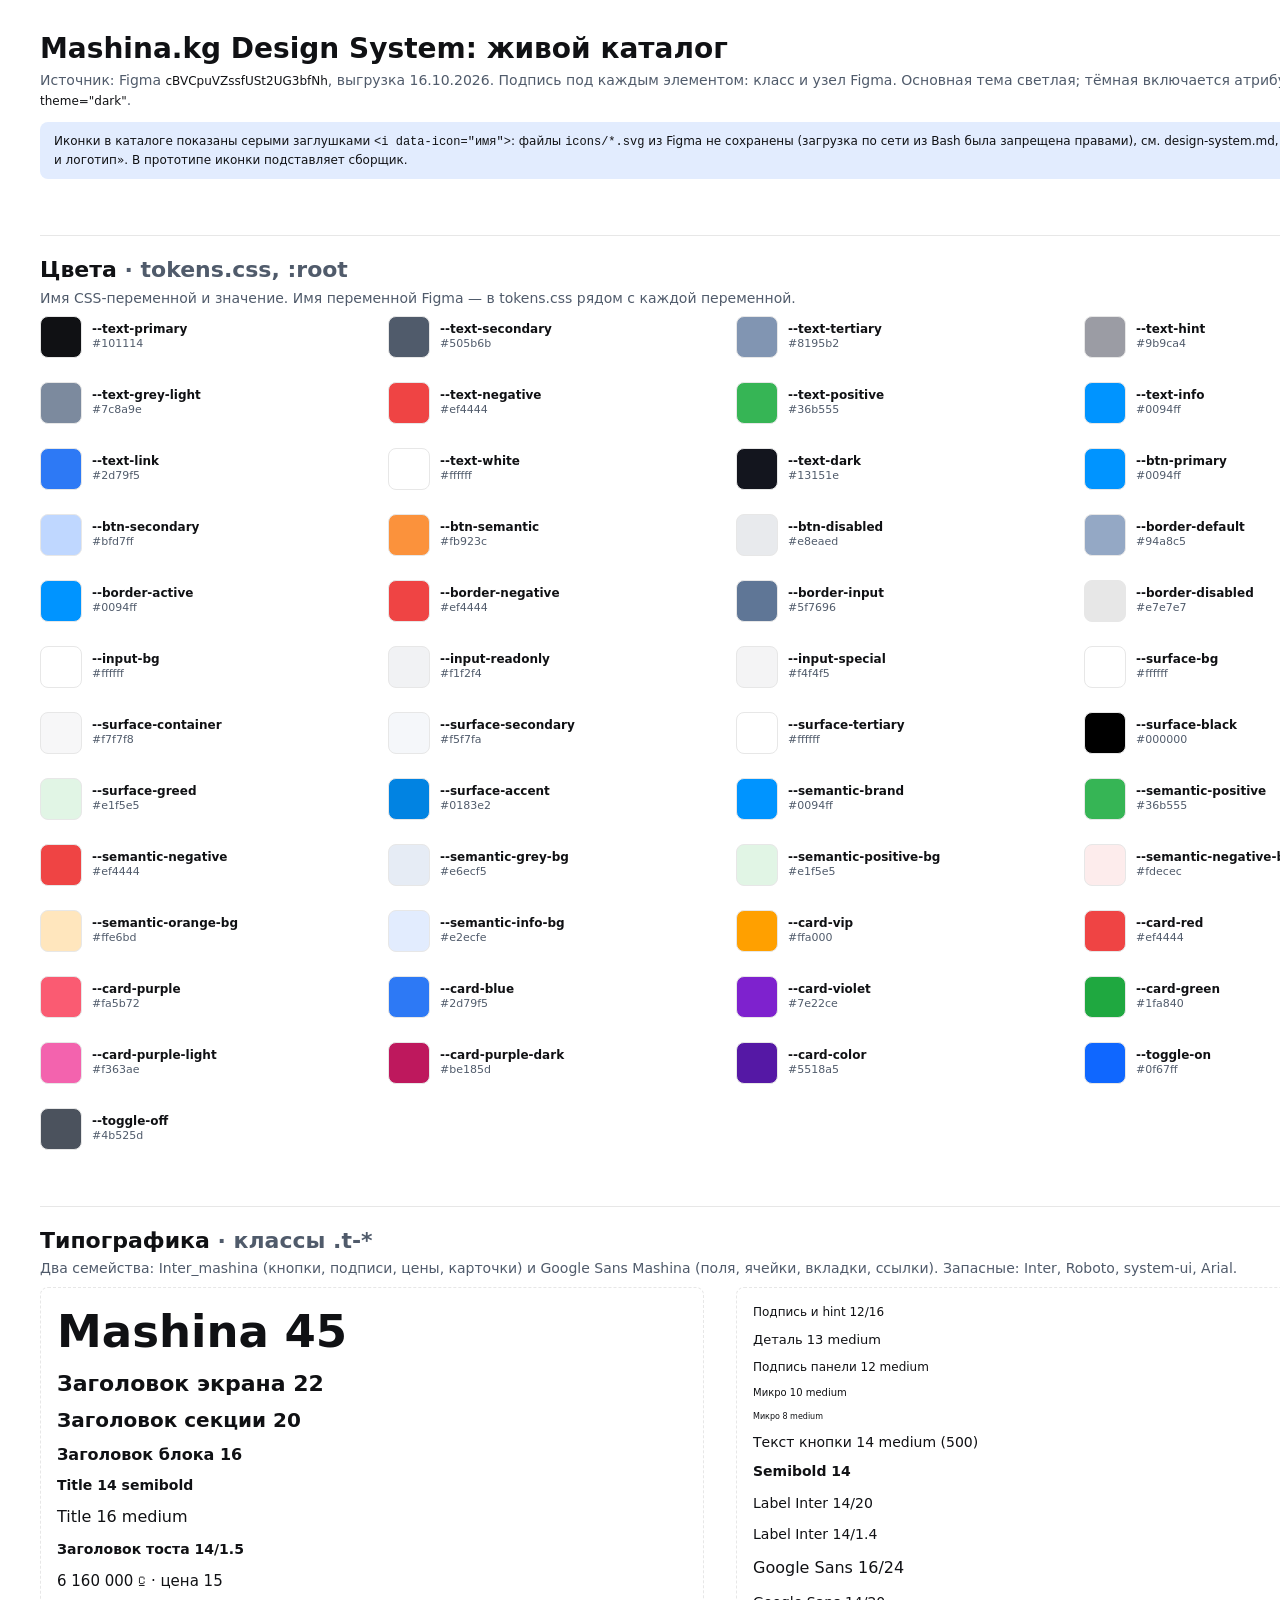
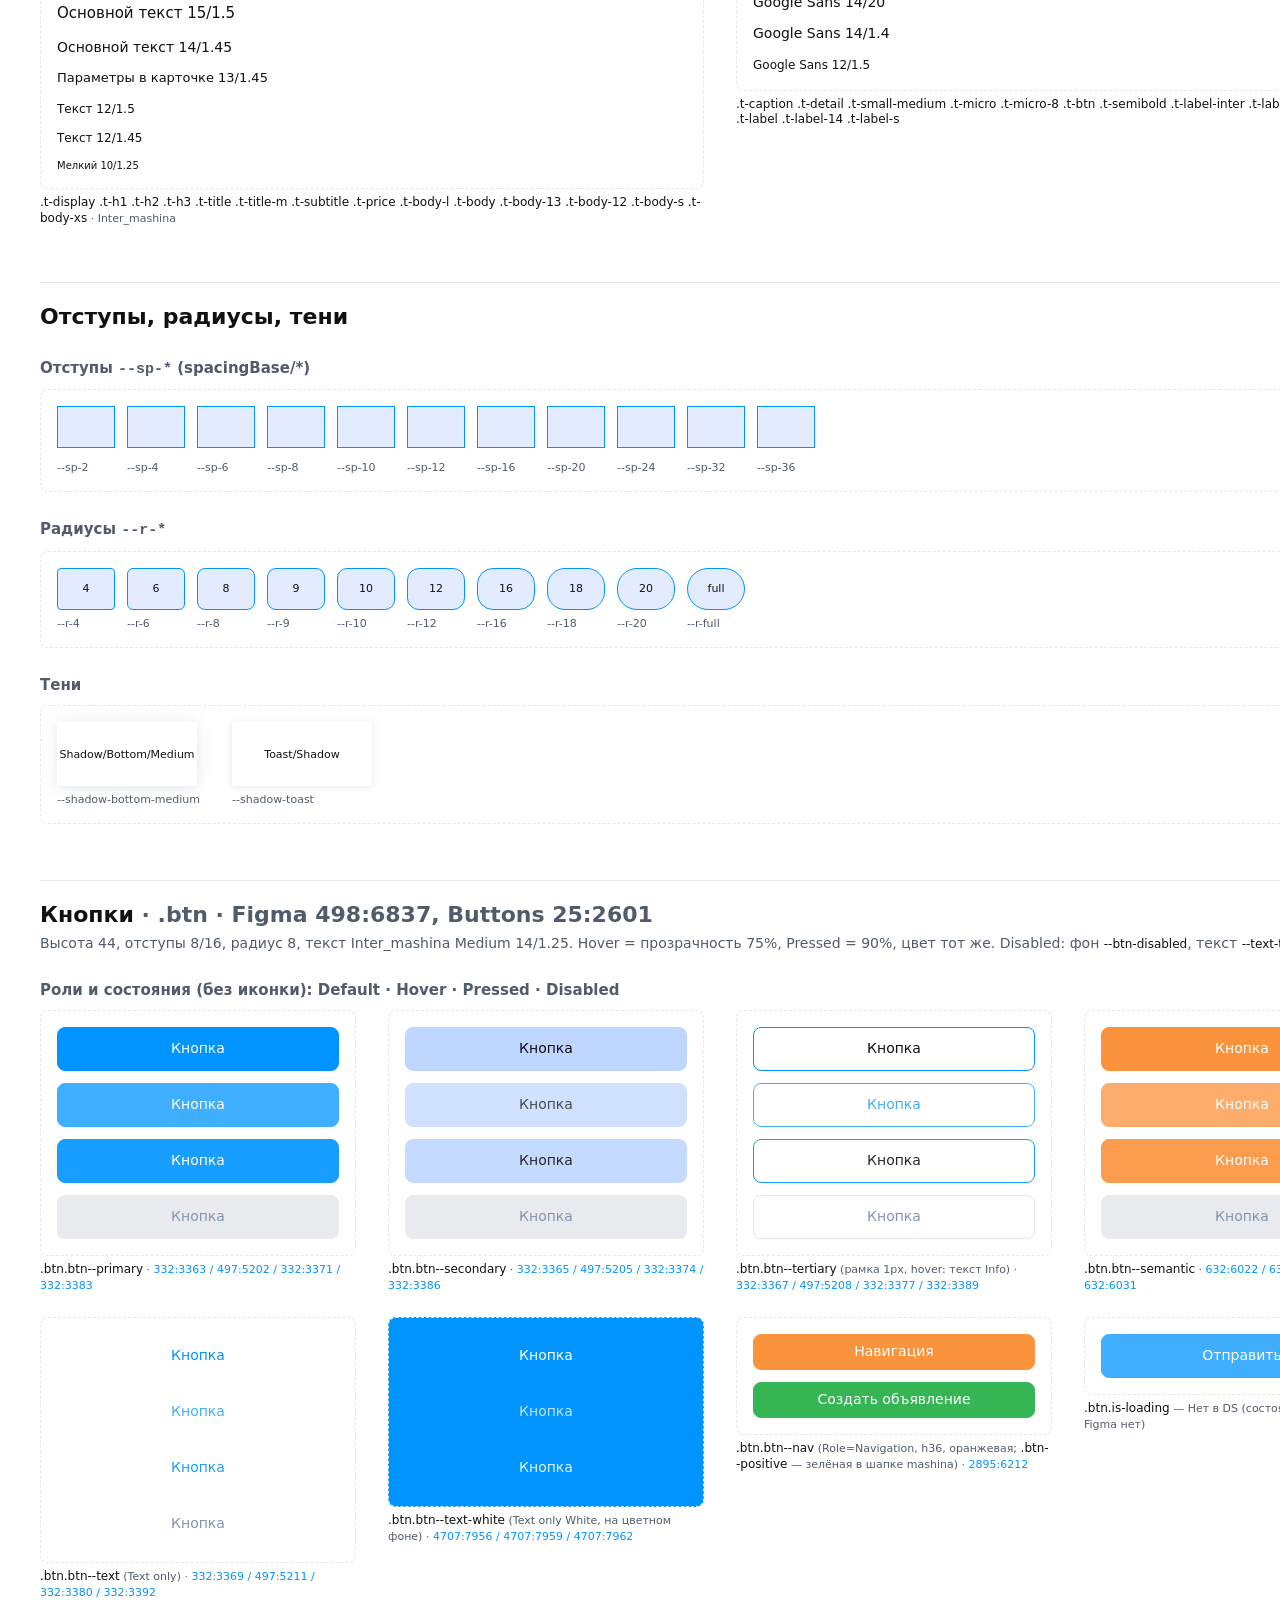
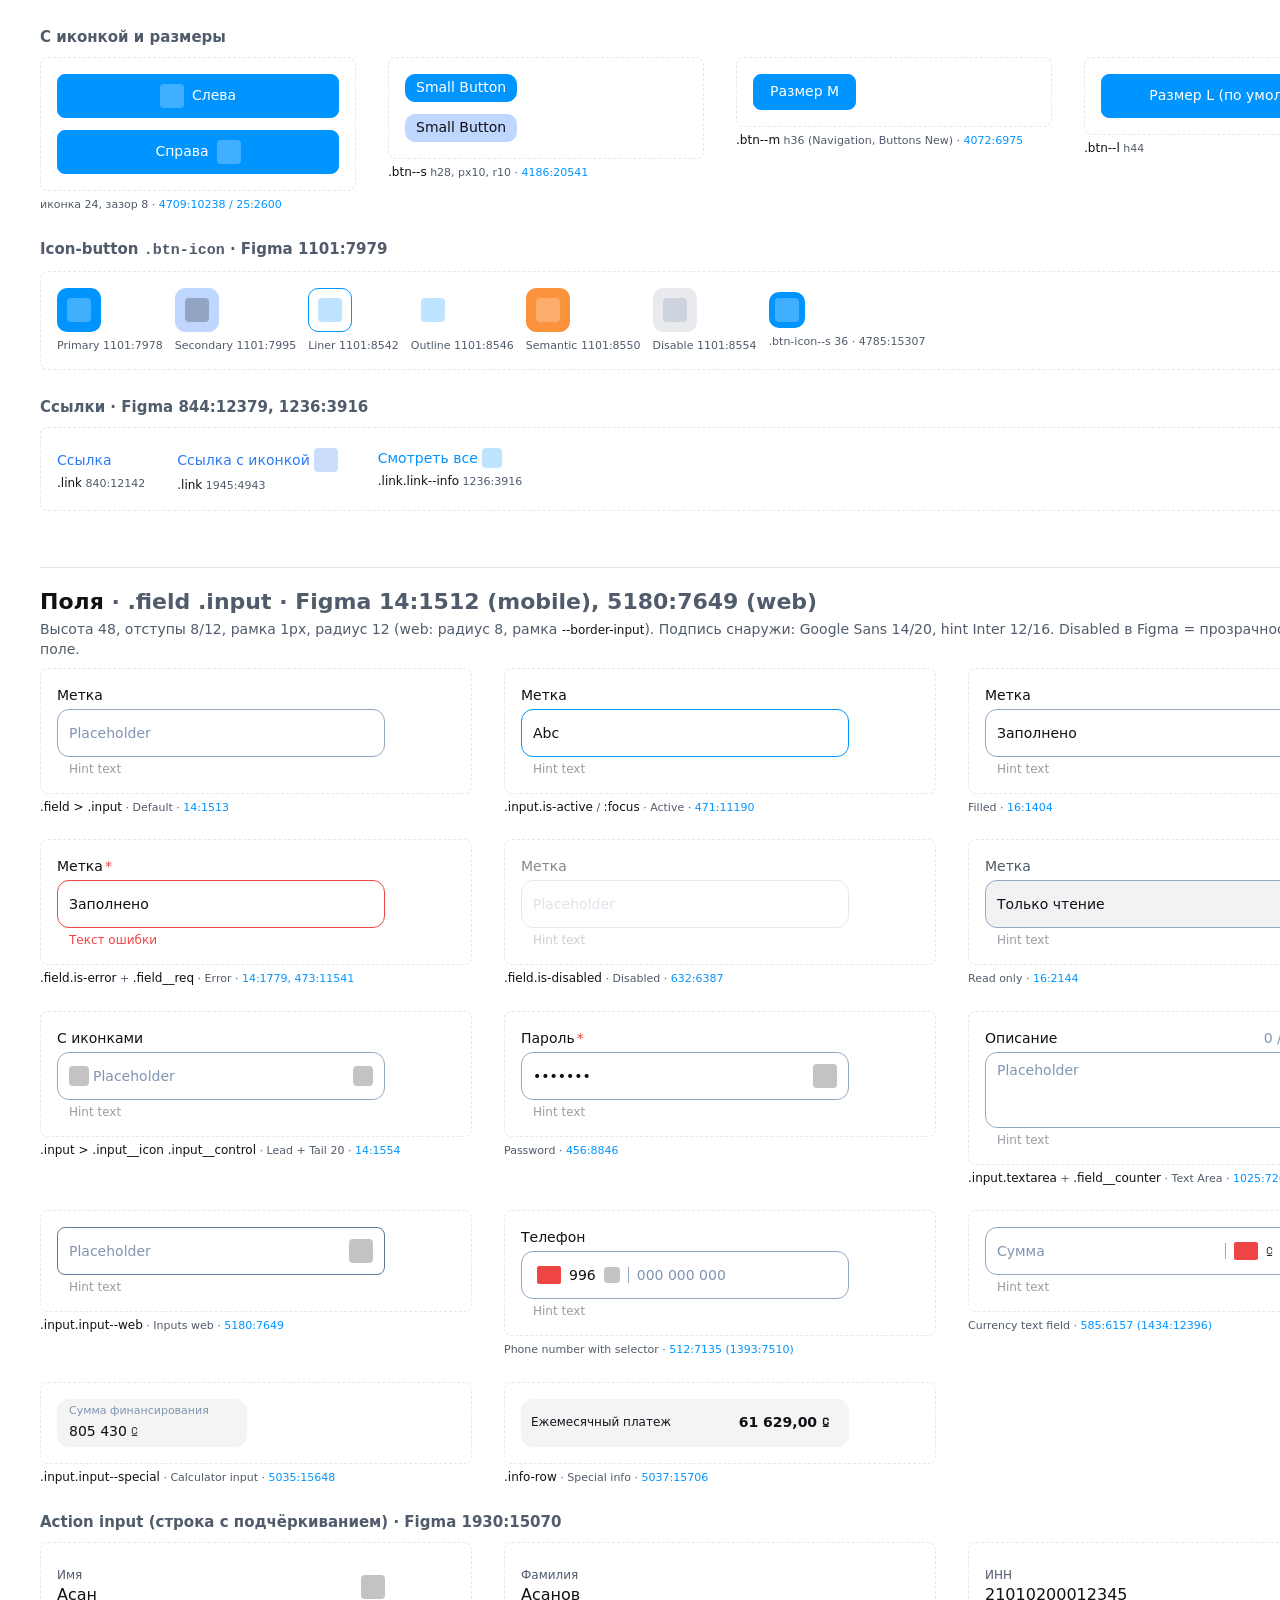
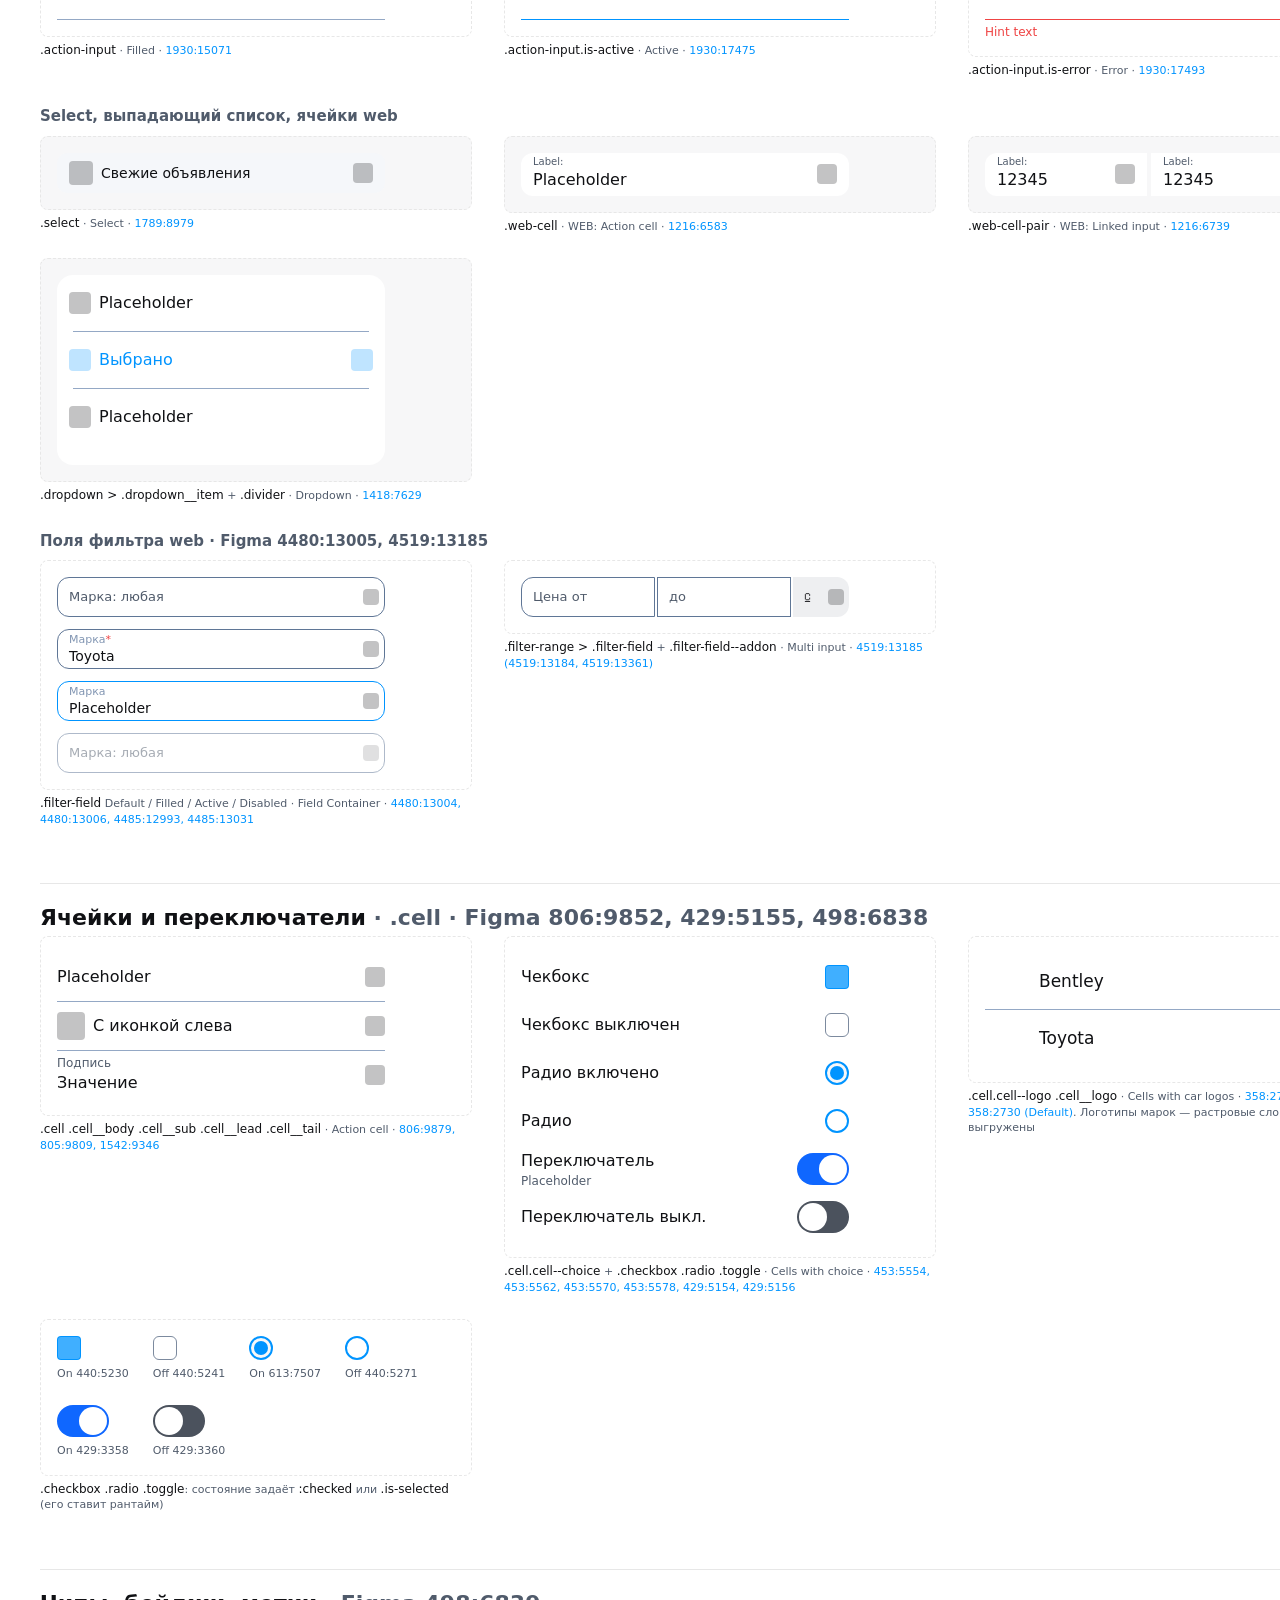
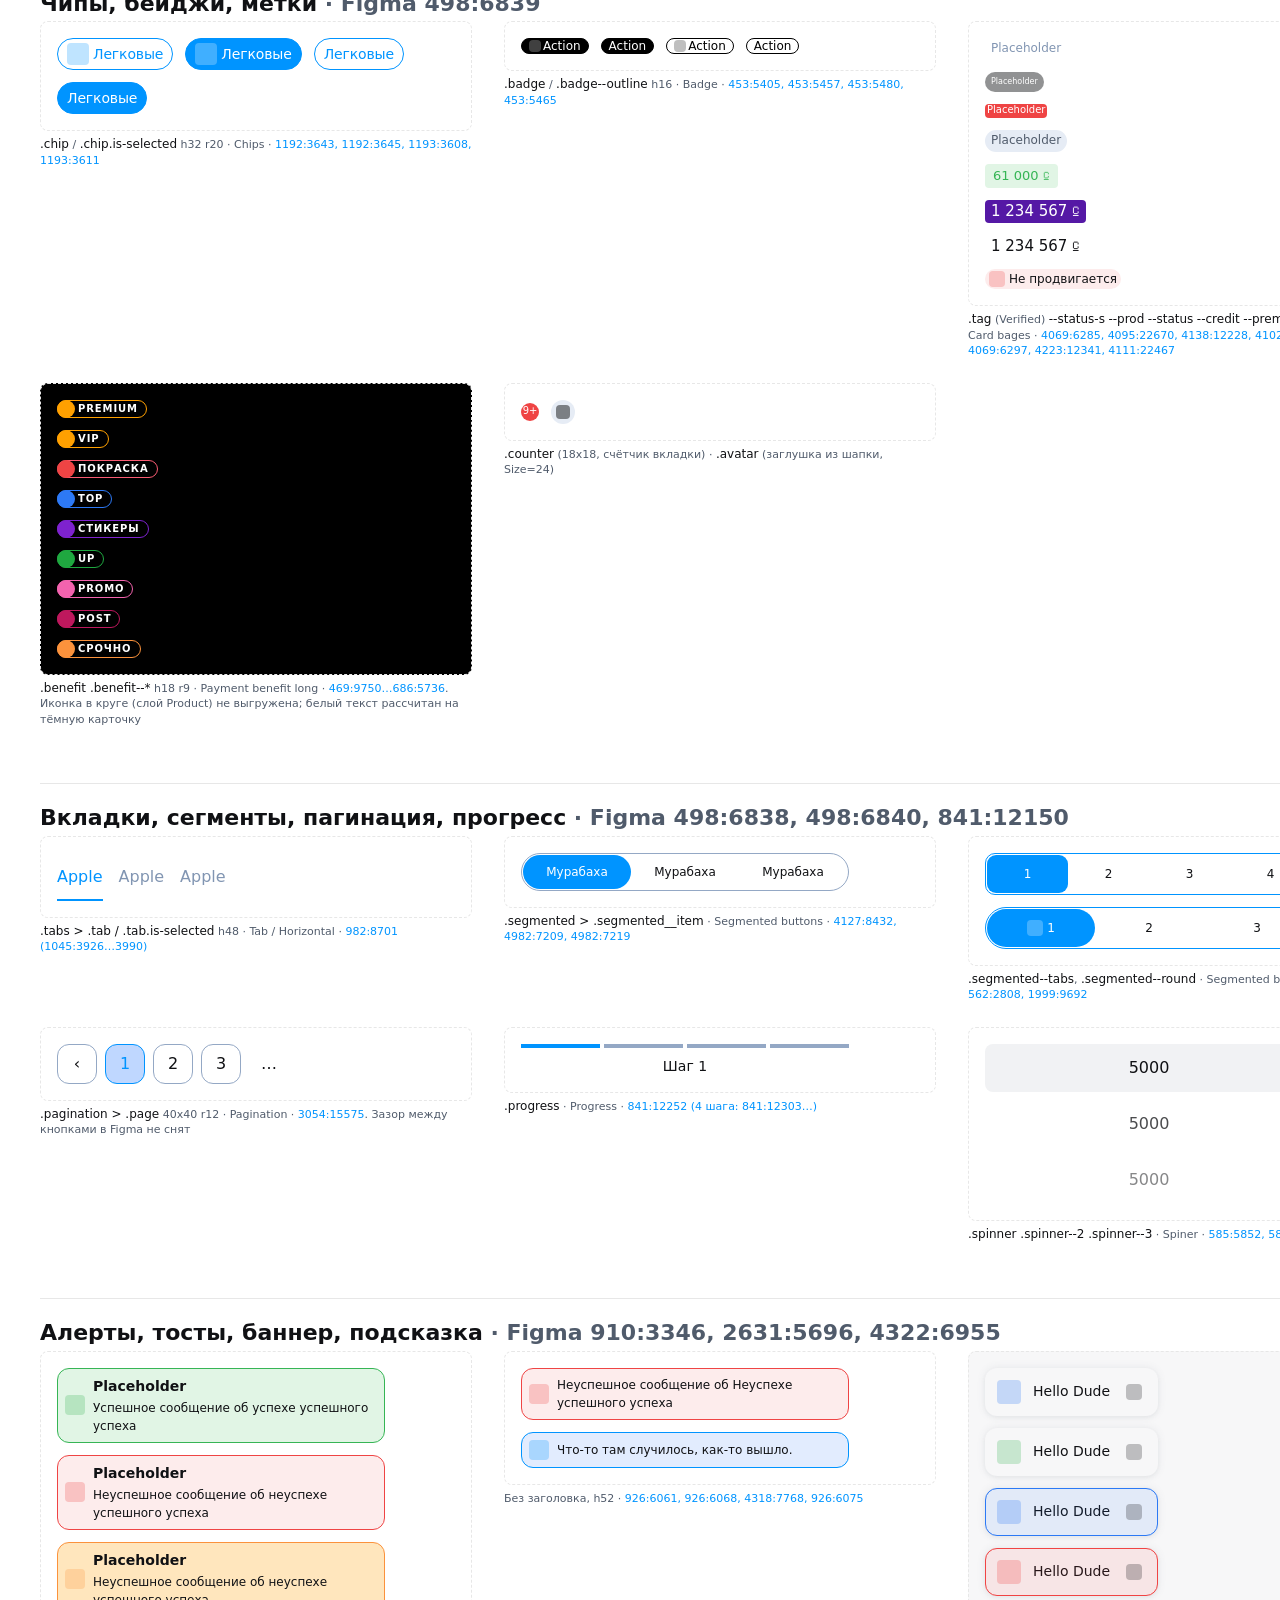
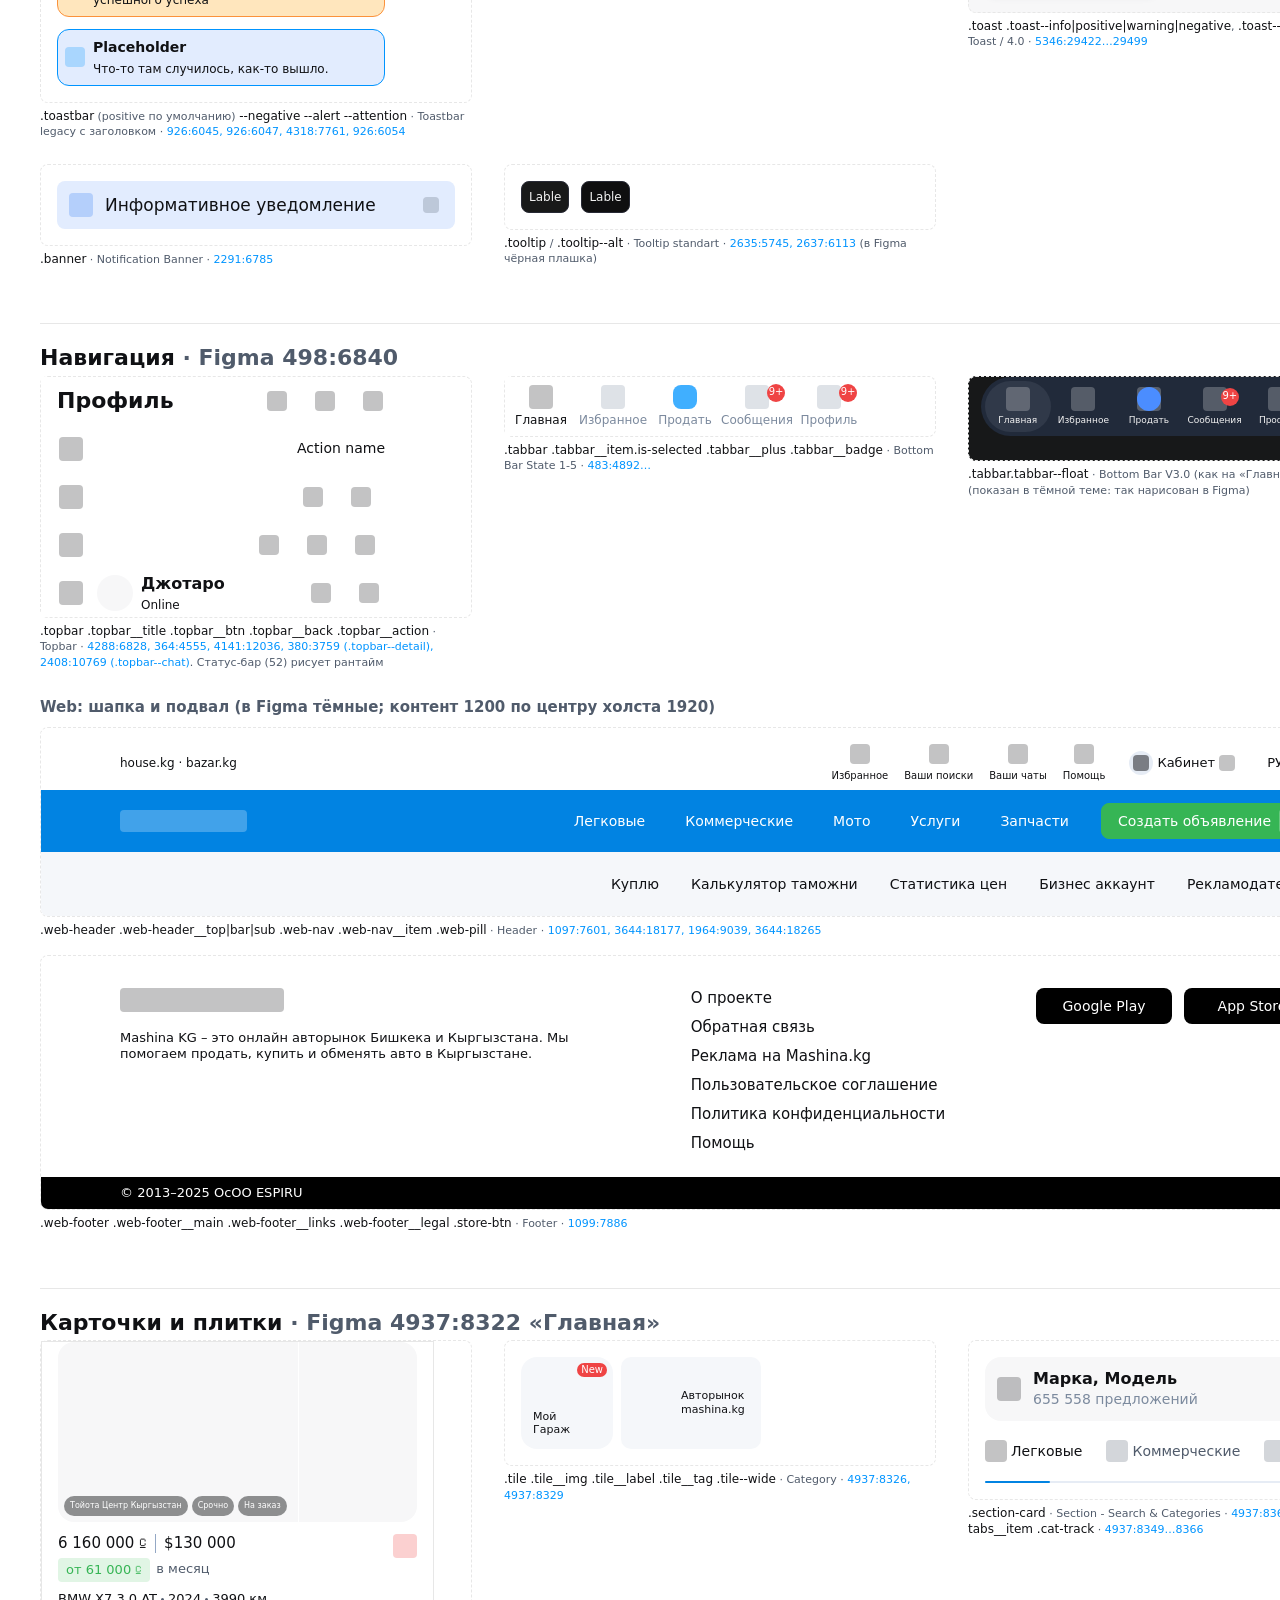
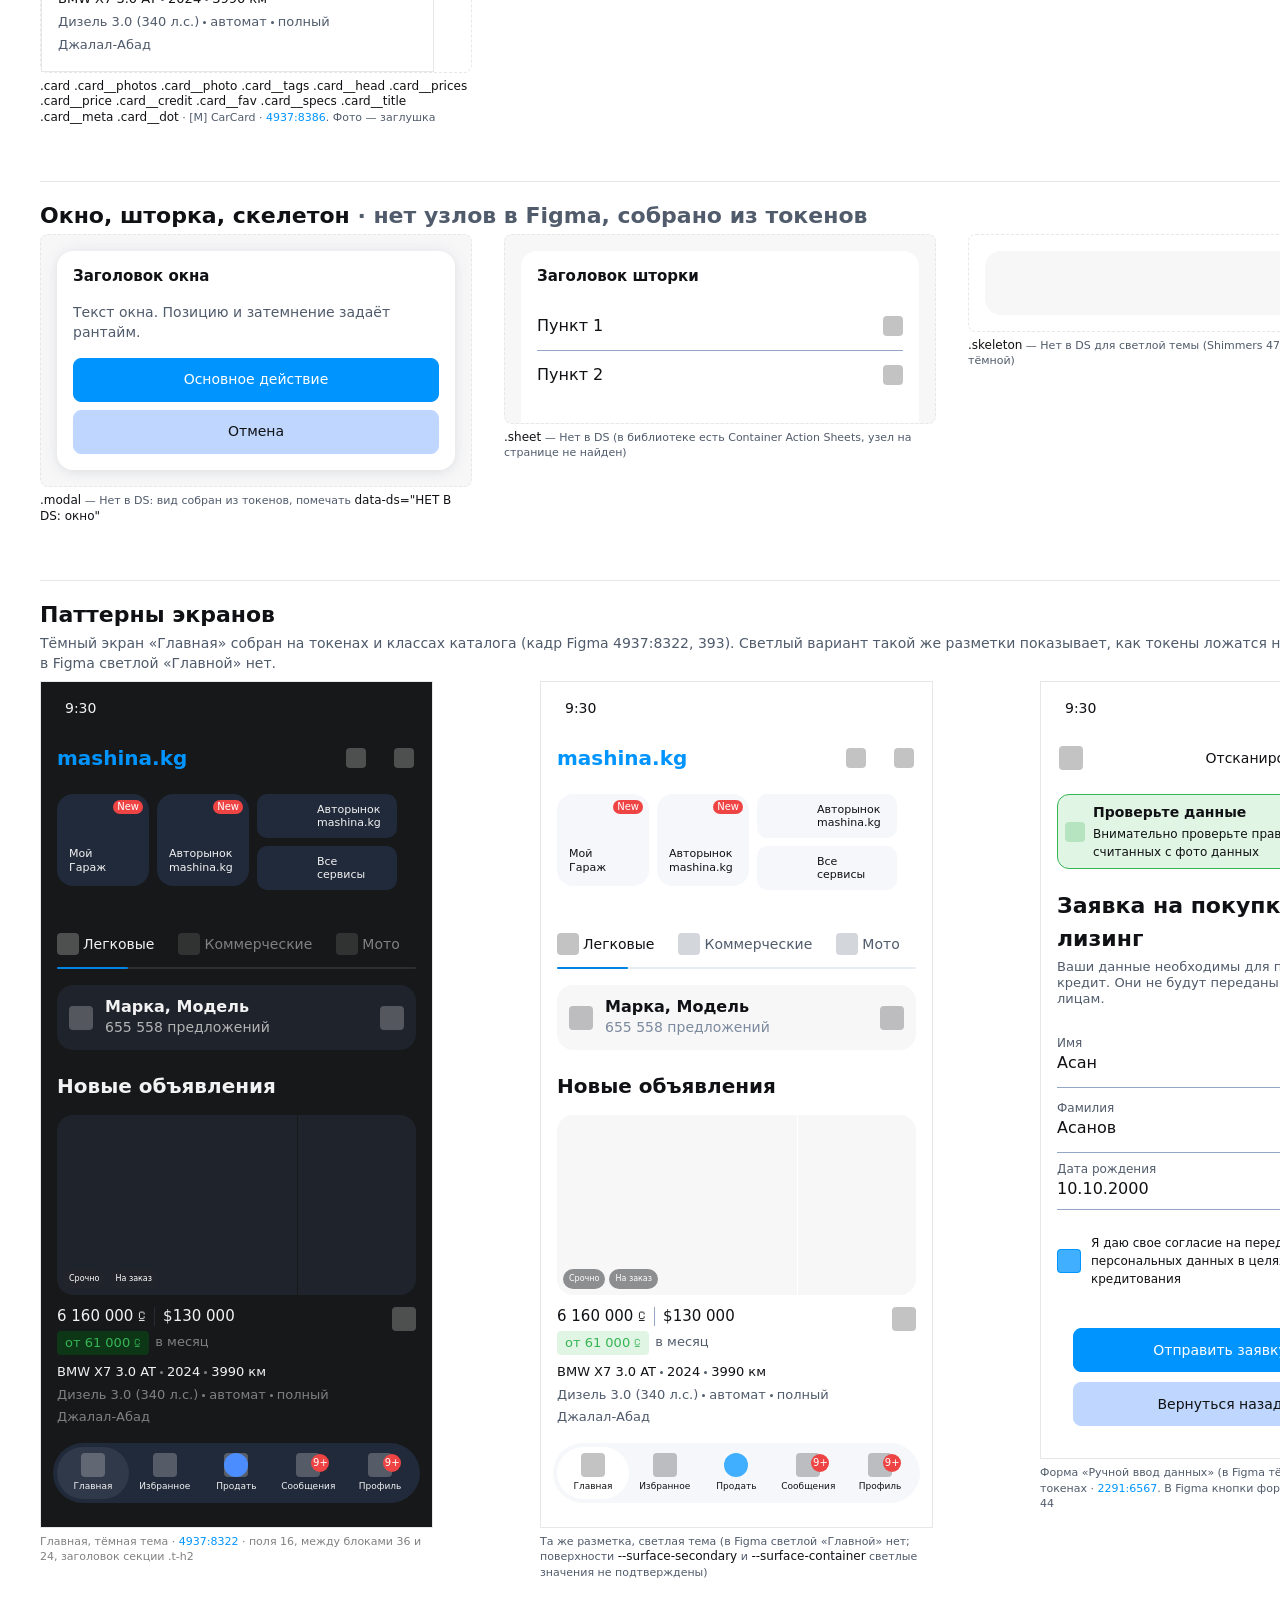
<file: mashina-designer/design-system/kit.html>
<!doctype html>
<html lang="ru">
<head>
<meta charset="utf-8">
<title>Mashina.kg DS: живой каталог</title>
<meta name="viewport" content="width=1440">
<link rel="stylesheet" href="tokens.css">
<link rel="stylesheet" href="components.css">
<style>
/* Служебные стили каталога: только переменные tokens.css */
html, body { margin: 0; }
body { background: var(--surface-bg); color: var(--text-primary); font: 400 14px/1.45 var(--font-primary); }
.kit { box-sizing: border-box; width: 1440px; margin: 0 auto; padding: 32px 40px 80px; }
.kit h1 { margin: 0 0 4px; font: 700 28px/1.2 var(--font-primary); }
.kit h2 { margin: 56px 0 4px; padding-top: 20px; border-top: 1px solid var(--border-high); font: 700 22px/1.25 var(--font-primary); }
.kit h3 { margin: 28px 0 10px; font: 600 15px/1.25 var(--font-primary); color: var(--text-secondary); }
.kit__sub { margin: 0 0 8px; color: var(--text-secondary); }
.kit__sub code, .kit-cap code { font: 500 12px/1.3 var(--font-primary); color: var(--text-primary); }
.kit-grid { display: grid; grid-template-columns: repeat(3, minmax(0, 1fr)); gap: 24px 32px; align-items: start; }
.kit-grid--2 { grid-template-columns: repeat(2, minmax(0, 1fr)); }
.kit-grid--4 { grid-template-columns: repeat(4, minmax(0, 1fr)); }
.kit-grid--6 { grid-template-columns: repeat(6, minmax(0, 1fr)); }
.kit-item { margin: 0; min-width: 0; }
.kit-demo { display: flex; flex-direction: column; align-items: flex-start; gap: 12px; padding: 16px; border: 1px dashed var(--border-high); border-radius: var(--r-8); background: var(--surface-bg); }
.kit-demo--row { flex-direction: row; flex-wrap: wrap; align-items: center; }
.kit-demo--dark { background: var(--surface-bg); color: var(--text-primary); }
.kit-demo--tint { background: var(--surface-container); }
.kit-cap { margin-top: 6px; font: 400 11px/1.4 var(--font-primary); color: var(--text-secondary); word-break: break-word; }
.kit-node { color: var(--text-info); }
.kit-w328 { width: 328px; max-width: 100%; }
.kit-w360 { width: 360px; max-width: 100%; }
.kit-h { opacity: var(--opacity-hover); }
.kit-p { opacity: var(--opacity-pressed); }
.kit-sw { display: flex; align-items: center; gap: 10px; margin: 0; }
.kit-sw__c { flex: none; width: 40px; height: 40px; border: 1px solid var(--border-high); border-radius: var(--r-8); }
.kit-sw__t { min-width: 0; font: 400 11px/1.35 var(--font-primary); color: var(--text-secondary); }
.kit-sw__t b { display: block; font: 600 12px/1.3 var(--font-primary); color: var(--text-primary); }
.kit-box { display: inline-flex; align-items: center; justify-content: center; min-width: 56px; height: 40px; border: 1px solid var(--border-active); background: var(--semantic-info-bg); font: 500 11px/1 var(--font-primary); }
.kit-phone { box-sizing: border-box; width: 393px; background: var(--surface-bg); color: var(--text-primary); overflow: hidden; border: 1px solid var(--border-high); }
.kit-bar { display: flex; flex-direction: column; justify-content: center; height: 52px; padding: 0 24px; font: 500 14px/20px var(--font-primary); }
i[data-icon], i[data-logo] { background: currentColor; opacity: .25; border-radius: var(--r-4); }  /* иконки и логотип подставляет сборщик build.cjs из icons/ и logo/; в каталоге — заглушка */
.kit-note { margin: 12px 0 0; padding: 10px 14px; border-radius: var(--r-8); background: var(--semantic-info-bg); font: 400 12px/1.5 var(--font-primary); }
.kit-theme { float: right; }
</style>
</head>
<body>
<div class="kit">

<h1>Mashina.kg Design System: живой каталог</h1>
<p class="kit__sub">Источник: Figma <code>cBVCpuVZssfUSt2UG3bfNh</code>, выгрузка 16.10.2026. Подпись под каждым элементом: класс и узел Figma. Основная тема светлая; тёмная включается атрибутом <code>data-theme="dark"</code>.</p>
<p class="kit-note">Иконки в каталоге показаны серыми заглушками <code>&lt;i data-icon="имя"&gt;</code>: файлы <code>icons/*.svg</code> из Figma не сохранены (загрузка по сети из Bash была запрещена правами), см. design-system.md, раздел «Иконки и логотип». В прототипе иконки подставляет сборщик.</p>

<!-- ======================= ЦВЕТА ======================= -->
<h2 id="colors">Цвета <span class="kit__sub">· tokens.css, :root</span></h2>
<p class="kit__sub">Имя CSS-переменной и значение. Имя переменной Figma — в tokens.css рядом с каждой переменной.</p>
<div class="kit-grid kit-grid--4" id="swatches"></div>

<!-- ======================= ТИПОГРАФИКА ======================= -->
<h2 id="type">Типографика <span class="kit__sub">· классы .t-*</span></h2>
<p class="kit__sub">Два семейства: Inter_mashina (кнопки, подписи, цены, карточки) и Google Sans Mashina (поля, ячейки, вкладки, ссылки). Запасные: Inter, Roboto, system-ui, Arial.</p>
<div class="kit-grid kit-grid--2">
  <div class="kit-item"><div class="kit-demo">
    <p class="t-display">Mashina 45</p><p class="t-h1">Заголовок экрана 22</p><p class="t-h2">Заголовок секции 20</p><p class="t-h3">Заголовок блока 16</p>
    <p class="t-title">Title 14 semibold</p><p class="t-title-m">Title 16 medium</p><p class="t-subtitle">Заголовок тоста 14/1.5</p><p class="t-price">6 160 000 ⃀ · цена 15</p>
    <p class="t-body-l">Основной текст 15/1.5</p><p class="t-body">Основной текст 14/1.45</p><p class="t-body-13">Параметры в карточке 13/1.45</p><p class="t-body-12">Текст 12/1.5</p><p class="t-body-s">Текст 12/1.45</p><p class="t-body-xs">Мелкий 10/1.25</p>
  </div><div class="kit-cap"><code>.t-display .t-h1 .t-h2 .t-h3 .t-title .t-title-m .t-subtitle .t-price .t-body-l .t-body .t-body-13 .t-body-12 .t-body-s .t-body-xs</code> · Inter_mashina</div></div>
  <div class="kit-item"><div class="kit-demo">
    <p class="t-caption">Подпись и hint 12/16</p><p class="t-detail">Деталь 13 medium</p><p class="t-small-medium">Подпись панели 12 medium</p><p class="t-micro">Микро 10 medium</p><p class="t-micro-8">Микро 8 medium</p>
    <p class="t-btn">Текст кнопки 14 medium (500)</p><p class="t-semibold">Semibold 14</p><p class="t-label-inter">Label Inter 14/20</p><p class="t-label-inter-14">Label Inter 14/1.4</p>
    <p class="t-label-l">Google Sans 16/24</p><p class="t-label">Google Sans 14/20</p><p class="t-label-14">Google Sans 14/1.4</p><p class="t-label-s">Google Sans 12/1.5</p>
  </div><div class="kit-cap"><code>.t-caption .t-detail .t-small-medium .t-micro .t-micro-8 .t-btn .t-semibold .t-label-inter .t-label-inter-14 .t-label-l .t-label .t-label-14 .t-label-s</code></div></div>
</div>

<!-- ======================= ОТСТУПЫ, РАДИУСЫ, ТЕНИ ======================= -->
<h2 id="space">Отступы, радиусы, тени</h2>
<h3>Отступы <code>--sp-*</code> (spacingBase/*)</h3>
<div class="kit-demo kit-demo--row">
  <div class="kit-item"><span class="kit-box" style="width:var(--sp-2)"></span><div class="kit-cap">--sp-2</div></div>
  <div class="kit-item"><span class="kit-box" style="width:var(--sp-4)"></span><div class="kit-cap">--sp-4</div></div>
  <div class="kit-item"><span class="kit-box" style="width:var(--sp-6)"></span><div class="kit-cap">--sp-6</div></div>
  <div class="kit-item"><span class="kit-box" style="width:var(--sp-8)"></span><div class="kit-cap">--sp-8</div></div>
  <div class="kit-item"><span class="kit-box" style="width:var(--sp-10)"></span><div class="kit-cap">--sp-10</div></div>
  <div class="kit-item"><span class="kit-box" style="width:var(--sp-12)"></span><div class="kit-cap">--sp-12</div></div>
  <div class="kit-item"><span class="kit-box" style="width:var(--sp-16)"></span><div class="kit-cap">--sp-16</div></div>
  <div class="kit-item"><span class="kit-box" style="width:var(--sp-20)"></span><div class="kit-cap">--sp-20</div></div>
  <div class="kit-item"><span class="kit-box" style="width:var(--sp-24)"></span><div class="kit-cap">--sp-24</div></div>
  <div class="kit-item"><span class="kit-box" style="width:var(--sp-32)"></span><div class="kit-cap">--sp-32</div></div>
  <div class="kit-item"><span class="kit-box" style="width:var(--sp-36)"></span><div class="kit-cap">--sp-36</div></div>
</div>
<h3>Радиусы <code>--r-*</code></h3>
<div class="kit-demo kit-demo--row">
  <div class="kit-item"><span class="kit-box" style="border-radius:var(--r-4)">4</span><div class="kit-cap">--r-4</div></div>
  <div class="kit-item"><span class="kit-box" style="border-radius:var(--r-6)">6</span><div class="kit-cap">--r-6</div></div>
  <div class="kit-item"><span class="kit-box" style="border-radius:var(--r-8)">8</span><div class="kit-cap">--r-8</div></div>
  <div class="kit-item"><span class="kit-box" style="border-radius:var(--r-9)">9</span><div class="kit-cap">--r-9</div></div>
  <div class="kit-item"><span class="kit-box" style="border-radius:var(--r-10)">10</span><div class="kit-cap">--r-10</div></div>
  <div class="kit-item"><span class="kit-box" style="border-radius:var(--r-12)">12</span><div class="kit-cap">--r-12</div></div>
  <div class="kit-item"><span class="kit-box" style="border-radius:var(--r-16)">16</span><div class="kit-cap">--r-16</div></div>
  <div class="kit-item"><span class="kit-box" style="border-radius:var(--r-18)">18</span><div class="kit-cap">--r-18</div></div>
  <div class="kit-item"><span class="kit-box" style="border-radius:var(--r-20)">20</span><div class="kit-cap">--r-20</div></div>
  <div class="kit-item"><span class="kit-box" style="border-radius:var(--r-full)">full</span><div class="kit-cap">--r-full</div></div>
</div>
<h3>Тени</h3>
<div class="kit-demo kit-demo--row" style="gap:32px">
  <div class="kit-item"><span class="kit-box" style="width:140px;height:64px;border:0;background:var(--surface-bg);box-shadow:var(--shadow-bottom-medium)">Shadow/Bottom/Medium</span><div class="kit-cap">--shadow-bottom-medium</div></div>
  <div class="kit-item"><span class="kit-box" style="width:140px;height:64px;border:0;background:var(--surface-bg);box-shadow:var(--shadow-toast)">Toast/Shadow</span><div class="kit-cap">--shadow-toast</div></div>
</div>

<!-- ======================= КНОПКИ ======================= -->
<h2 id="buttons">Кнопки <span class="kit__sub">· .btn · Figma 498:6837, Buttons 25:2601</span></h2>
<p class="kit__sub">Высота 44, отступы 8/16, радиус 8, текст Inter_mashina Medium 14/1.25. Hover = прозрачность 75%, Pressed = 90%, цвет тот же. Disabled: фон <code>--btn-disabled</code>, текст <code>--text-tertiary</code>.</p>
<h3>Роли и состояния (без иконки): Default · Hover · Pressed · Disabled</h3>
<div class="kit-grid kit-grid--4">
  <div class="kit-item"><div class="kit-demo">
    <button class="btn btn--primary btn--block">Кнопка</button><button class="btn btn--primary btn--block kit-h">Кнопка</button><button class="btn btn--primary btn--block kit-p">Кнопка</button><button class="btn btn--primary btn--block" disabled>Кнопка</button>
  </div><div class="kit-cap"><code>.btn.btn--primary</code> · <span class="kit-node">332:3363 / 497:5202 / 332:3371 / 332:3383</span></div></div>
  <div class="kit-item"><div class="kit-demo">
    <button class="btn btn--secondary btn--block">Кнопка</button><button class="btn btn--secondary btn--block kit-h">Кнопка</button><button class="btn btn--secondary btn--block kit-p">Кнопка</button><button class="btn btn--secondary btn--block" disabled>Кнопка</button>
  </div><div class="kit-cap"><code>.btn.btn--secondary</code> · <span class="kit-node">332:3365 / 497:5205 / 332:3374 / 332:3386</span></div></div>
  <div class="kit-item"><div class="kit-demo">
    <button class="btn btn--tertiary btn--block">Кнопка</button><button class="btn btn--tertiary btn--block kit-h" style="color:var(--text-info)">Кнопка</button><button class="btn btn--tertiary btn--block kit-p">Кнопка</button><button class="btn btn--tertiary btn--block" disabled>Кнопка</button>
  </div><div class="kit-cap"><code>.btn.btn--tertiary</code> (рамка 1px, hover: текст Info) · <span class="kit-node">332:3367 / 497:5208 / 332:3377 / 332:3389</span></div></div>
  <div class="kit-item"><div class="kit-demo">
    <button class="btn btn--semantic btn--block">Кнопка</button><button class="btn btn--semantic btn--block kit-h">Кнопка</button><button class="btn btn--semantic btn--block kit-p">Кнопка</button><button class="btn btn--semantic btn--block" disabled>Кнопка</button>
  </div><div class="kit-cap"><code>.btn.btn--semantic</code> · <span class="kit-node">632:6022 / 632:6025 / 632:6028 / 632:6031</span></div></div>
  <div class="kit-item"><div class="kit-demo">
    <button class="btn btn--text btn--block">Кнопка</button><button class="btn btn--text btn--block kit-h">Кнопка</button><button class="btn btn--text btn--block kit-p">Кнопка</button><button class="btn btn--text btn--block" disabled>Кнопка</button>
  </div><div class="kit-cap"><code>.btn.btn--text</code> (Text only) · <span class="kit-node">332:3369 / 497:5211 / 332:3380 / 332:3392</span></div></div>
  <div class="kit-item"><div class="kit-demo" style="background:var(--btn-primary)">
    <button class="btn btn--text-white btn--block">Кнопка</button><button class="btn btn--text-white btn--block kit-h">Кнопка</button><button class="btn btn--text-white btn--block kit-p">Кнопка</button>
  </div><div class="kit-cap"><code>.btn.btn--text-white</code> (Text only White, на цветном фоне) · <span class="kit-node">4707:7956 / 4707:7959 / 4707:7962</span></div></div>
  <div class="kit-item"><div class="kit-demo">
    <button class="btn btn--nav btn--block">Навигация</button><button class="btn btn--nav btn--positive btn--block">Создать объявление</button>
  </div><div class="kit-cap"><code>.btn.btn--nav</code> (Role=Navigation, h36, оранжевая; <code>.btn--positive</code> — зелёная в шапке mashina) · <span class="kit-node">2895:6212</span></div></div>
  <div class="kit-item"><div class="kit-demo">
    <button class="btn btn--primary btn--block is-loading">Отправить</button>
  </div><div class="kit-cap"><code>.btn.is-loading</code> — Нет в DS (состояния загрузки в Figma нет)</div></div>
</div>
<h3>С иконкой и размеры</h3>
<div class="kit-grid kit-grid--4">
  <div class="kit-item"><div class="kit-demo"><button class="btn btn--primary btn--block"><i class="ic" data-icon="plus"></i>Слева</button><button class="btn btn--primary btn--block">Справа<i class="ic" data-icon="chevron-right"></i></button></div><div class="kit-cap">иконка 24, зазор 8 · <span class="kit-node">4709:10238 / 25:2600</span></div></div>
  <div class="kit-item"><div class="kit-demo"><button class="btn btn--primary btn--s">Small Button</button><button class="btn btn--secondary btn--s">Small Button</button></div><div class="kit-cap"><code>.btn--s</code> h28, px10, r10 · <span class="kit-node">4186:20541</span></div></div>
  <div class="kit-item"><div class="kit-demo"><button class="btn btn--primary btn--m">Размер M</button></div><div class="kit-cap"><code>.btn--m</code> h36 (Navigation, Buttons New) · <span class="kit-node">4072:6975</span></div></div>
  <div class="kit-item"><div class="kit-demo"><button class="btn btn--primary btn--block btn--l">Размер L (по умолчанию)</button></div><div class="kit-cap"><code>.btn--l</code> h44</div></div>
</div>
<h3>Icon-button <code>.btn-icon</code> · Figma 1101:7979</h3>
<div class="kit-demo kit-demo--row">
  <div class="kit-item"><button class="btn-icon"><i class="ic" data-icon="heart"></i></button><div class="kit-cap">Primary 1101:7978</div></div>
  <div class="kit-item"><button class="btn-icon btn-icon--secondary"><i class="ic" data-icon="heart"></i></button><div class="kit-cap">Secondary 1101:7995</div></div>
  <div class="kit-item"><button class="btn-icon btn-icon--liner"><i class="ic" data-icon="heart"></i></button><div class="kit-cap">Liner 1101:8542</div></div>
  <div class="kit-item"><button class="btn-icon btn-icon--outline"><i class="ic" data-icon="heart"></i></button><div class="kit-cap">Outline 1101:8546</div></div>
  <div class="kit-item"><button class="btn-icon btn-icon--semantic"><i class="ic" data-icon="heart"></i></button><div class="kit-cap">Semantic 1101:8550</div></div>
  <div class="kit-item"><button class="btn-icon" disabled><i class="ic" data-icon="heart"></i></button><div class="kit-cap">Disable 1101:8554</div></div>
  <div class="kit-item"><button class="btn-icon btn-icon--s"><i class="ic" data-icon="heart"></i></button><div class="kit-cap">.btn-icon--s 36 · 4785:15307</div></div>
</div>
<h3>Ссылки · Figma 844:12379, 1236:3916</h3>
<div class="kit-demo kit-demo--row" style="gap:32px">
  <div class="kit-item"><a class="link">Ссылка</a><div class="kit-cap"><code>.link</code> 840:12142</div></div>
  <div class="kit-item"><a class="link"><span>Ссылка с иконкой</span><i class="ic" data-icon="heart"></i></a><div class="kit-cap"><code>.link</code> 1945:4943</div></div>
  <div class="kit-item"><a class="link link--info">Смотреть все<i class="ic ic--20" data-icon="chevron-right"></i></a><div class="kit-cap"><code>.link.link--info</code> 1236:3916</div></div>
</div>

<!-- ======================= ПОЛЯ ======================= -->
<h2 id="inputs">Поля <span class="kit__sub">· .field .input · Figma 14:1512 (mobile), 5180:7649 (web)</span></h2>
<p class="kit__sub">Высота 48, отступы 8/12, рамка 1px, радиус 12 (web: радиус 8, рамка <code>--border-input</code>). Подпись снаружи: Google Sans 14/20, hint Inter 12/16. Disabled в Figma = прозрачность 50% на всём поле.</p>
<div class="kit-grid">
  <div class="kit-item"><div class="kit-demo"><div class="field kit-w328"><label class="field__label">Метка</label><input class="input" placeholder="Placeholder"><p class="field__hint">Hint text</p></div></div><div class="kit-cap"><code>.field > .input</code> · Default · <span class="kit-node">14:1513</span></div></div>
  <div class="kit-item"><div class="kit-demo"><div class="field kit-w328"><label class="field__label">Метка</label><input class="input is-active" value="Abc"><p class="field__hint">Hint text</p></div></div><div class="kit-cap"><code>.input.is-active</code> / <code>:focus</code> · Active · <span class="kit-node">471:11190</span></div></div>
  <div class="kit-item"><div class="kit-demo"><div class="field kit-w328"><label class="field__label">Метка</label><input class="input" value="Заполнено"><p class="field__hint">Hint text</p></div></div><div class="kit-cap">Filled · <span class="kit-node">16:1404</span></div></div>
  <div class="kit-item"><div class="kit-demo"><div class="field kit-w328 is-error"><label class="field__label">Метка<span class="field__req">*</span></label><input class="input is-error" value="Заполнено"><p class="field__error">Текст ошибки</p></div></div><div class="kit-cap"><code>.field.is-error</code> + <code>.field__req</code> · Error · <span class="kit-node">14:1779, 473:11541</span></div></div>
  <div class="kit-item"><div class="kit-demo"><div class="field kit-w328 is-disabled"><label class="field__label">Метка</label><input class="input" placeholder="Placeholder" disabled><p class="field__hint">Hint text</p></div></div><div class="kit-cap"><code>.field.is-disabled</code> · Disabled · <span class="kit-node">632:6387</span></div></div>
  <div class="kit-item"><div class="kit-demo"><div class="field kit-w328 is-readonly"><label class="field__label">Метка</label><input class="input is-readonly" value="Только чтение" readonly><p class="field__hint">Hint text</p></div></div><div class="kit-cap">Read only · <span class="kit-node">16:2144</span></div></div>
  <div class="kit-item"><div class="kit-demo"><div class="field kit-w328"><label class="field__label">С иконками</label><div class="input"><i class="ic input__icon" data-icon="search"></i><input class="input__control" placeholder="Placeholder"><i class="ic input__icon" data-icon="heart"></i></div><p class="field__hint">Hint text</p></div></div><div class="kit-cap"><code>.input > .input__icon .input__control</code> · Lead + Tail 20 · <span class="kit-node">14:1554</span></div></div>
  <div class="kit-item"><div class="kit-demo"><div class="field kit-w328"><label class="field__label">Пароль<span class="field__req">*</span></label><div class="input"><input class="input__control" type="password" value="ABCDFGH"><i class="ic input__icon input__icon--24" data-icon="eye-off"></i></div><p class="field__hint">Hint text</p></div></div><div class="kit-cap">Password · <span class="kit-node">456:8846</span></div></div>
  <div class="kit-item"><div class="kit-demo"><div class="field kit-w328"><label class="field__label"><span>Описание</span><span class="field__counter">0 / 500</span></label><textarea class="input textarea" rows="3" placeholder="Placeholder"></textarea><p class="field__hint">Hint text</p></div></div><div class="kit-cap"><code>.input.textarea</code> + <code>.field__counter</code> · Text Area · <span class="kit-node">1025:7269</span></div></div>
  <div class="kit-item"><div class="kit-demo"><div class="field kit-w328"><div class="input input--web"><input class="input__control" placeholder="Placeholder"><i class="ic input__icon input__icon--24" data-icon="heart"></i></div><p class="field__hint">Hint text</p></div></div><div class="kit-cap"><code>.input.input--web</code> · Inputs web · <span class="kit-node">5180:7649</span></div></div>
  <div class="kit-item"><div class="kit-demo"><div class="field kit-w328"><label class="field__label">Телефон</label><div class="input"><div class="input__cluster"><span class="input__flag" data-ds="НЕТ В DS: флаг"></span><span>996</span><i class="ic ic--16" data-icon="chevron-down"></i><span class="input__sep"></span></div><input class="input__control" placeholder="000 000 000"></div><p class="field__hint">Hint text</p></div></div><div class="kit-cap">Phone number with selector · <span class="kit-node">512:7135 (1393:7510)</span></div></div>
  <div class="kit-item"><div class="kit-demo"><div class="field kit-w328"><div class="input"><input class="input__control" placeholder="Сумма"><div class="input__cluster"><span class="input__sep"></span><span class="input__flag" data-ds="НЕТ В DS: флаг"></span><span>⃀</span><i class="ic ic--16" data-icon="chevron-down"></i></div></div><p class="field__hint">Hint text</p></div></div><div class="kit-cap">Currency text field · <span class="kit-node">585:6157 (1434:12396)</span></div></div>
  <div class="kit-item"><div class="kit-demo"><div class="input input--special kit-w328" style="width:190px"><div class="input__stack"><span class="input__mini">Сумма финансирования</span><span class="t-label-inter-14">805 430 ⃀</span></div></div></div><div class="kit-cap"><code>.input.input--special</code> · Calculator input · <span class="kit-node">5035:15648</span></div></div>
  <div class="kit-item"><div class="kit-demo"><div class="info-row kit-w328"><span class="info-row__label">Ежемесячный платеж</span><span class="info-row__value">61 629,00 ⃀</span></div></div><div class="kit-cap"><code>.info-row</code> · Special info · <span class="kit-node">5037:15706</span></div></div>
</div>
<h3>Action input (строка с подчёркиванием) · Figma 1930:15070</h3>
<div class="kit-grid">
  <div class="kit-item"><div class="kit-demo"><div class="action-input kit-w328"><div class="action-input__row"><div class="action-input__body"><span class="action-input__label">Имя</span><input class="action-input__control" value="Асан"></div><i class="ic" data-icon="clear"></i></div><div class="action-input__line"></div></div></div><div class="kit-cap"><code>.action-input</code> · Filled · <span class="kit-node">1930:15071</span></div></div>
  <div class="kit-item"><div class="kit-demo"><div class="action-input is-active kit-w328"><div class="action-input__row"><div class="action-input__body"><span class="action-input__label">Фамилия</span><input class="action-input__control" value="Асанов"></div></div><div class="action-input__line"></div></div></div><div class="kit-cap"><code>.action-input.is-active</code> · Active · <span class="kit-node">1930:17475</span></div></div>
  <div class="kit-item"><div class="kit-demo"><div class="action-input is-error kit-w328"><div class="action-input__row"><div class="action-input__body"><span class="action-input__label">ИНН</span><input class="action-input__control" value="21010200012345"></div></div><div class="action-input__line"></div><p class="field__error" style="padding:0">Hint text</p></div></div><div class="kit-cap"><code>.action-input.is-error</code> · Error · <span class="kit-node">1930:17493</span></div></div>
</div>
<h3>Select, выпадающий список, ячейки web</h3>
<div class="kit-grid">
  <div class="kit-item"><div class="kit-demo kit-demo--tint"><button class="select kit-w328"><i class="ic select__icon" data-icon="heart"></i><span class="select__text">Свежие объявления</span><i class="ic select__chevron" data-icon="chevron-down"></i></button></div><div class="kit-cap"><code>.select</code> · Select · <span class="kit-node">1789:8979</span></div></div>
  <div class="kit-item"><div class="kit-demo kit-demo--tint"><button class="web-cell kit-w328"><span class="web-cell__body"><span class="web-cell__label">Label:</span><span class="web-cell__value">Placeholder</span></span><i class="ic select__chevron" data-icon="chevron-down"></i></button></div><div class="kit-cap"><code>.web-cell</code> · WEB: Action cell · <span class="kit-node">1216:6583</span></div></div>
  <div class="kit-item"><div class="kit-demo kit-demo--tint"><div class="web-cell-pair kit-w328"><button class="web-cell"><span class="web-cell__body"><span class="web-cell__label">Label:</span><span class="web-cell__value">12345</span></span><i class="ic select__chevron" data-icon="chevron-down"></i></button><button class="web-cell"><span class="web-cell__body"><span class="web-cell__label">Label:</span><span class="web-cell__value">12345</span></span><i class="ic select__chevron" data-icon="chevron-down"></i></button></div></div><div class="kit-cap"><code>.web-cell-pair</code> · WEB: Linked input · <span class="kit-node">1216:6739</span></div></div>
  <div class="kit-item"><div class="kit-demo kit-demo--tint"><div class="dropdown kit-w328"><button class="dropdown__item"><i class="ic" data-icon="car"></i>Placeholder</button><hr class="divider"><button class="dropdown__item is-selected"><i class="ic" data-icon="car"></i>Выбрано<i class="ic dropdown__check" data-icon="check"></i></button><hr class="divider"><button class="dropdown__item"><i class="ic" data-icon="car"></i>Placeholder</button></div></div><div class="kit-cap"><code>.dropdown > .dropdown__item</code> + <code>.divider</code> · Dropdown · <span class="kit-node">1418:7629</span></div></div>
</div>

<h3>Поля фильтра web · Figma 4480:13005, 4519:13185</h3>
<div class="kit-grid">
  <div class="kit-item"><div class="kit-demo"><div class="kit-w328" style="display:flex;flex-direction:column;gap:12px">
    <button class="filter-field"><span class="filter-field__body"><span class="filter-field__label">Марка: любая</span></span><i class="ic filter-field__chevron" data-icon="chevron-down"></i></button>
    <button class="filter-field"><span class="filter-field__body"><span class="filter-field__mini">Марка<span class="filter-field__req">*</span></span><span class="filter-field__value">Toyota</span></span><i class="ic filter-field__chevron" data-icon="chevron-down"></i></button>
    <button class="filter-field is-active"><span class="filter-field__body"><span class="filter-field__mini">Марка</span><span class="filter-field__value">Placeholder</span></span><i class="ic filter-field__chevron" data-icon="chevron-down"></i></button>
    <button class="filter-field is-disabled"><span class="filter-field__body"><span class="filter-field__label">Марка: любая</span></span><i class="ic filter-field__chevron" data-icon="chevron-down"></i></button>
  </div></div><div class="kit-cap"><code>.filter-field</code> Default / Filled / Active / Disabled · Field Container · <span class="kit-node">4480:13004, 4480:13006, 4485:12993, 4485:13031</span></div></div>
  <div class="kit-item"><div class="kit-demo"><div class="filter-range kit-w328"><button class="filter-field"><span class="filter-field__body"><span class="filter-field__label">Цена от</span></span></button><button class="filter-field"><span class="filter-field__body"><span class="filter-field__label">до</span></span></button><button class="filter-field filter-field--addon"><span class="filter-field__body"><span class="filter-field__value">⃀</span></span><i class="ic filter-field__chevron" data-icon="chevron-down"></i></button></div></div><div class="kit-cap"><code>.filter-range > .filter-field</code> + <code>.filter-field--addon</code> · Multi input · <span class="kit-node">4519:13185 (4519:13184, 4519:13361)</span></div></div>
</div>

<!-- ======================= ЯЧЕЙКИ И ПЕРЕКЛЮЧАТЕЛИ ======================= -->
<h2 id="cells">Ячейки и переключатели <span class="kit__sub">· .cell · Figma 806:9852, 429:5155, 498:6838</span></h2>
<div class="kit-grid">
  <div class="kit-item"><div class="kit-demo"><div class="kit-w328"><button class="cell"><span class="cell__body">Placeholder</span><i class="ic cell__tail" data-icon="chevron-right"></i></button><hr class="divider"><button class="cell"><i class="ic cell__lead" data-icon="home"></i><span class="cell__body">С иконкой слева</span><i class="ic cell__tail" data-icon="chevron-right"></i></button><hr class="divider"><button class="cell"><span class="cell__body"><span class="cell__sub">Подпись</span>Значение</span><i class="ic cell__tail" data-icon="chevron-right"></i></button></div></div><div class="kit-cap"><code>.cell .cell__body .cell__sub .cell__lead .cell__tail</code> · Action cell · <span class="kit-node">806:9879, 805:9809, 1542:9346</span></div></div>
  <div class="kit-item"><div class="kit-demo"><div class="kit-w328">
    <div class="cell cell--choice"><span class="cell__body">Чекбокс</span><label class="checkbox"><input type="checkbox" class="checkbox__input" checked><span class="checkbox__box"><i class="ic" data-icon="check"></i></span></label></div>
    <div class="cell cell--choice"><span class="cell__body">Чекбокс выключен</span><label class="checkbox"><input type="checkbox" class="checkbox__input"><span class="checkbox__box"><i class="ic" data-icon="check"></i></span></label></div>
    <div class="cell cell--choice"><span class="cell__body">Радио включено</span><label class="radio"><input type="radio" name="kr" class="radio__input" checked><span class="radio__box"></span></label></div>
    <div class="cell cell--choice"><span class="cell__body">Радио</span><label class="radio"><input type="radio" name="kr" class="radio__input"><span class="radio__box"></span></label></div>
    <div class="cell cell--choice"><span class="cell__body"><span>Переключатель</span><span class="cell__sub">Placeholder</span></span><label class="toggle"><input type="checkbox" class="toggle__input" checked><span class="toggle__track"></span></label></div>
    <div class="cell cell--choice"><span class="cell__body">Переключатель выкл.</span><label class="toggle"><input type="checkbox" class="toggle__input"><span class="toggle__track"></span></label></div>
  </div></div><div class="kit-cap"><code>.cell.cell--choice</code> + <code>.checkbox</code> <code>.radio</code> <code>.toggle</code> · Cells with choice · <span class="kit-node">453:5554, 453:5562, 453:5570, 453:5578, 429:5154, 429:5156</span></div></div>
  <div class="kit-item"><div class="kit-demo"><div class="kit-w328"><button class="cell cell--logo"><span class="cell__logo"></span><span class="cell__body">Bentley</span><i class="ic cell__tail ic--16" data-icon="chevron-right"></i></button><hr class="divider"><button class="cell cell--logo"><span class="cell__logo"></span><span class="cell__body">Toyota</span></button></div></div><div class="kit-cap"><code>.cell.cell--logo .cell__logo</code> · Cells with car logos · <span class="kit-node">358:2728 (Selected), 358:2730 (Default)</span>. Логотипы марок — растровые слои Figma, не выгружены</div></div>
  <div class="kit-item"><div class="kit-demo kit-demo--row" style="gap:24px">
    <div class="kit-item"><label class="checkbox"><input type="checkbox" class="checkbox__input" checked><span class="checkbox__box"><i class="ic" data-icon="check"></i></span></label><div class="kit-cap">On 440:5230</div></div>
    <div class="kit-item"><label class="checkbox"><input type="checkbox" class="checkbox__input"><span class="checkbox__box"></span></label><div class="kit-cap">Off 440:5241</div></div>
    <div class="kit-item"><label class="radio"><input type="radio" name="kr2" class="radio__input" checked><span class="radio__box"></span></label><div class="kit-cap">On 613:7507</div></div>
    <div class="kit-item"><label class="radio"><input type="radio" name="kr2" class="radio__input"><span class="radio__box"></span></label><div class="kit-cap">Off 440:5271</div></div>
    <div class="kit-item"><label class="toggle"><input type="checkbox" class="toggle__input" checked><span class="toggle__track"></span></label><div class="kit-cap">On 429:3358</div></div>
    <div class="kit-item"><label class="toggle"><input type="checkbox" class="toggle__input"><span class="toggle__track"></span></label><div class="kit-cap">Off 429:3360</div></div>
  </div><div class="kit-cap"><code>.checkbox .radio .toggle</code>: состояние задаёт <code>:checked</code> или <code>.is-selected</code> (его ставит рантайм)</div></div>
</div>

<!-- ======================= ЧИПЫ, БЕЙДЖИ, МЕТКИ ======================= -->
<h2 id="chips">Чипы, бейджи, метки <span class="kit__sub">· Figma 498:6839</span></h2>
<div class="kit-grid">
  <div class="kit-item"><div class="kit-demo kit-demo--row"><button class="chip"><i class="ic" data-icon="car"></i>Легковые</button><button class="chip is-selected"><i class="ic" data-icon="car"></i>Легковые</button><button class="chip">Легковые</button><button class="chip is-selected">Легковые</button></div><div class="kit-cap"><code>.chip</code> / <code>.chip.is-selected</code> h32 r20 · Chips · <span class="kit-node">1192:3643, 1192:3645, 1193:3608, 1193:3611</span></div></div>
  <div class="kit-item"><div class="kit-demo kit-demo--row"><span class="badge"><i class="ic" data-icon="check"></i>Action</span><span class="badge">Action</span><span class="badge badge--outline"><i class="ic" data-icon="check"></i>Action</span><span class="badge badge--outline">Action</span></div><div class="kit-cap"><code>.badge</code> / <code>.badge--outline</code> h16 · Badge · <span class="kit-node">453:5405, 453:5457, 453:5480, 453:5465</span></div></div>
  <div class="kit-item"><div class="kit-demo" style="align-items:flex-start">
    <span class="tag">Placeholder</span>
    <span class="tag tag--status-s">Placeholder</span>
    <span class="tag tag--prod">Placeholder</span>
    <span class="tag tag--status">Placeholder</span>
    <span class="tag tag--credit">61 000 ⃀</span>
    <span class="tag tag--premium">1 234 567 ⃀</span>
    <span class="tag tag--basic">1 234 567 ⃀</span>
    <span class="tag tag--info"><i class="ic" data-icon="error"></i>Не продвигается</span>
  </div><div class="kit-cap"><code>.tag</code> (Verified) <code>--status-s</code> <code>--prod</code> <code>--status</code> <code>--credit</code> <code>--premium</code> <code>--basic</code> <code>--info</code> · Card bages · <span class="kit-node">4069:6285, 4095:22670, 4138:12228, 4102:7366, 4069:6295, 4069:6297, 4223:12341, 4111:22467</span></div></div>
  <div class="kit-item"><div class="kit-demo kit-demo--dark" data-theme="dark" style="background:var(--surface-black)"><span class="benefit"><span class="benefit__dot"></span><span class="benefit__text" style="color:var(--text-white)">Premium</span></span><span class="benefit benefit--vip"><span class="benefit__dot"></span><span class="benefit__text" style="color:var(--text-white)">VIP</span></span><span class="benefit benefit--paint"><span class="benefit__dot"></span><span class="benefit__text" style="color:var(--text-white)">Покраска</span></span><span class="benefit benefit--top"><span class="benefit__dot"></span><span class="benefit__text" style="color:var(--text-white)">TOP</span></span><span class="benefit benefit--sticker"><span class="benefit__dot"></span><span class="benefit__text" style="color:var(--text-white)">Стикеры</span></span><span class="benefit benefit--up"><span class="benefit__dot"></span><span class="benefit__text" style="color:var(--text-white)">UP</span></span><span class="benefit benefit--promo"><span class="benefit__dot"></span><span class="benefit__text" style="color:var(--text-white)">Promo</span></span><span class="benefit benefit--post"><span class="benefit__dot"></span><span class="benefit__text" style="color:var(--text-white)">Post</span></span><span class="benefit benefit--urgent"><span class="benefit__dot"></span><span class="benefit__text" style="color:var(--text-white)">Срочно</span></span></div><div class="kit-cap"><code>.benefit .benefit--*</code> h18 r9 · Payment benefit long · <span class="kit-node">469:9750…686:5736</span>. Иконка в круге (слой Product) не выгружена; белый текст рассчитан на тёмную карточку</div></div>
  <div class="kit-item"><div class="kit-demo kit-demo--row"><span class="counter">9+</span><span class="avatar"><i class="ic" data-icon="user"></i></span></div><div class="kit-cap"><code>.counter</code> (18x18, счётчик вкладки) · <code>.avatar</code> (заглушка из шапки, Size=24)</div></div>
</div>

<!-- ======================= ВКЛАДКИ, СЕГМЕНТЫ, ПРОГРЕСС ======================= -->
<h2 id="tabs">Вкладки, сегменты, пагинация, прогресс <span class="kit__sub">· Figma 498:6838, 498:6840, 841:12150</span></h2>
<div class="kit-grid">
  <div class="kit-item"><div class="kit-demo"><div class="tabs"><button class="tab is-selected">Apple</button><button class="tab">Apple</button><button class="tab">Apple</button></div></div><div class="kit-cap"><code>.tabs > .tab / .tab.is-selected</code> h48 · Tab / Horizontal · <span class="kit-node">982:8701 (1045:3926…3990)</span></div></div>
  <div class="kit-item"><div class="kit-demo"><div class="segmented kit-w328"><button class="segmented__item is-selected">Мурабаха</button><button class="segmented__item">Мурабаха</button><button class="segmented__item">Мурабаха</button></div></div><div class="kit-cap"><code>.segmented > .segmented__item</code> · Segmented buttons · <span class="kit-node">4127:8432, 4982:7209, 4982:7219</span></div></div>
  <div class="kit-item"><div class="kit-demo"><div class="segmented segmented--tabs kit-w328"><button class="segmented__item is-selected">1</button><button class="segmented__item">2</button><button class="segmented__item">3</button><button class="segmented__item">4</button></div><div class="segmented segmented--tabs segmented--round kit-w328"><button class="segmented__item is-selected"><i class="ic" data-icon="car"></i>1</button><button class="segmented__item">2</button><button class="segmented__item">3</button></div></div><div class="kit-cap"><code>.segmented--tabs</code>, <code>.segmented--round</code> · Segmented buttons / Tabs · <span class="kit-node">562:2808, 1999:9692</span></div></div>
  <div class="kit-item"><div class="kit-demo"><div class="pagination"><button class="page">‹</button><button class="page is-selected">1</button><button class="page">2</button><button class="page">3</button><button class="page page--more">…</button></div></div><div class="kit-cap"><code>.pagination > .page</code> 40x40 r12 · Pagination · <span class="kit-node">3054:15575</span>. Зазор между кнопками в Figma не снят</div></div>
  <div class="kit-item"><div class="kit-demo"><div class="progress kit-w328"><div class="progress__line"><span class="progress__seg is-active"></span><span class="progress__seg"></span><span class="progress__seg"></span><span class="progress__seg"></span></div><div class="progress__label">Шаг 1</div></div></div><div class="kit-cap"><code>.progress</code> · Progress · <span class="kit-node">841:12252 (4 шага: 841:12303…)</span></div></div>
  <div class="kit-item"><div class="kit-demo"><div class="kit-w328" style="display:flex;flex-direction:column;gap:8px"><div class="spinner">5000</div><div class="spinner spinner--2">5000</div><div class="spinner spinner--3">5000</div></div></div><div class="kit-cap"><code>.spinner .spinner--2 .spinner--3</code> · Spiner · <span class="kit-node">585:5852, 585:5854, 585:5856</span></div></div>
</div>

<!-- ======================= АЛЕРТЫ ======================= -->
<h2 id="alerts">Алерты, тосты, баннер, подсказка <span class="kit__sub">· Figma 910:3346, 2631:5696, 4322:6955</span></h2>
<div class="kit-grid">
  <div class="kit-item"><div class="kit-demo">
    <div class="toastbar kit-w328"><i class="ic ic--20 toastbar__icon" data-icon="check-circle"></i><div class="toastbar__body"><p class="toastbar__title">Placeholder</p><p class="toastbar__text">Успешное сообщение об успехе успешного успеха</p></div></div>
    <div class="toastbar toastbar--negative kit-w328"><i class="ic ic--20 toastbar__icon" data-icon="error"></i><div class="toastbar__body"><p class="toastbar__title">Placeholder</p><p class="toastbar__text">Неуспешное сообщение об неуспехе успешного успеха</p></div></div>
    <div class="toastbar toastbar--alert kit-w328"><i class="ic ic--20 toastbar__icon" data-icon="warning"></i><div class="toastbar__body"><p class="toastbar__title">Placeholder</p><p class="toastbar__text">Неуспешное сообщение об неуспехе успешного успеха</p></div></div>
    <div class="toastbar toastbar--attention kit-w328"><i class="ic ic--20 toastbar__icon" data-icon="info"></i><div class="toastbar__body"><p class="toastbar__title">Placeholder</p><p class="toastbar__text">Что-то там случилось, как-то вышло.</p></div></div>
  </div><div class="kit-cap"><code>.toastbar</code> (positive по умолчанию) <code>--negative</code> <code>--alert</code> <code>--attention</code> · Toastbar legacy с заголовком · <span class="kit-node">926:6045, 926:6047, 4318:7761, 926:6054</span></div></div>
  <div class="kit-item"><div class="kit-demo">
    <div class="toastbar toastbar--negative kit-w328"><i class="ic ic--20 toastbar__icon" data-icon="error"></i><div class="toastbar__body"><p class="toastbar__text">Неуспешное сообщение об Неуспехе успешного успеха</p></div></div>
    <div class="toastbar toastbar--attention kit-w328"><i class="ic ic--20 toastbar__icon" data-icon="info"></i><div class="toastbar__body"><p class="toastbar__text">Что-то там случилось, как-то вышло.</p></div></div>
  </div><div class="kit-cap">Без заголовка, h52 · <span class="kit-node">926:6061, 926:6068, 4318:7768, 926:6075</span></div></div>
  <div class="kit-item"><div class="kit-demo kit-demo--tint">
    <div class="toast toast--info"><i class="ic toast__icon" data-icon="info"></i><p class="toast__text">Hello Dude</p><button class="toast__close"><i class="ic" data-icon="close"></i></button></div>
    <div class="toast toast--positive"><i class="ic toast__icon" data-icon="check-circle"></i><p class="toast__text">Hello Dude</p><button class="toast__close"><i class="ic" data-icon="close"></i></button></div>
    <div class="toast toast--info toast--colored"><i class="ic toast__icon" data-icon="info"></i><p class="toast__text">Hello Dude</p><button class="toast__close"><i class="ic" data-icon="close"></i></button></div>
    <div class="toast toast--negative toast--colored"><i class="ic toast__icon" data-icon="error"></i><p class="toast__text">Hello Dude</p><button class="toast__close"><i class="ic" data-icon="close"></i></button></div>
  </div><div class="kit-cap"><code>.toast .toast--info|positive|warning|negative</code>, <code>.toast--colored</code> · Notification Toast / 4.0 · <span class="kit-node">5346:29422…29499</span></div></div>
  <div class="kit-item"><div class="kit-demo"><div class="banner kit-w328" style="width:100%"><i class="ic banner__icon" data-icon="info"></i><p class="banner__text">Информативное уведомление</p><button class="banner__close"><i class="ic" data-icon="close"></i></button></div></div><div class="kit-cap"><code>.banner</code> · Notification Banner · <span class="kit-node">2291:6785</span></div></div>
  <div class="kit-item"><div class="kit-demo kit-demo--row"><span class="tooltip">Lable</span><span class="tooltip tooltip--alt">Lable</span></div><div class="kit-cap"><code>.tooltip</code> / <code>.tooltip--alt</code> · Tooltip standart · <span class="kit-node">2635:5745, 2637:6113</span> (в Figma чёрная плашка)</div></div>
</div>

<!-- ======================= НАВИГАЦИЯ ======================= -->
<h2 id="nav">Навигация <span class="kit__sub">· Figma 498:6840</span></h2>
<div class="kit-grid">
  <div class="kit-item"><div class="kit-demo" style="padding:0"><div class="kit-w360">
    <div class="topbar"><p class="topbar__title">Профиль</p><div class="topbar__actions"><button class="topbar__btn"><i class="ic" data-icon="share"></i></button><button class="topbar__btn"><i class="ic" data-icon="heart"></i></button><button class="topbar__btn"><i class="ic" data-icon="more"></i></button></div></div>
    <div class="topbar topbar--back"><button class="topbar__back"><i class="ic" data-icon="chevron-right"></i></button><button class="topbar__action">Action name</button></div>
    <div class="topbar topbar--back"><button class="topbar__back"><i class="ic" data-icon="chevron-right"></i></button><div class="topbar__actions"><button class="topbar__btn"><i class="ic" data-icon="sort"></i></button><button class="topbar__btn"><i class="ic" data-icon="heart"></i></button></div></div>
    <div class="topbar topbar--detail"><button class="topbar__back"><i class="ic" data-icon="chevron-right"></i></button><div class="topbar__actions"><button class="topbar__btn"><i class="ic" data-icon="share"></i></button><button class="topbar__btn"><i class="ic" data-icon="heart"></i></button><button class="topbar__btn"><i class="ic" data-icon="more"></i></button></div></div>
    <div class="topbar topbar--chat"><button class="topbar__back"><i class="ic" data-icon="chevron-right"></i></button><div class="topbar__who"><span class="topbar__avatar"></span><span class="topbar__name">Джотаро<small>Online</small></span></div><div class="topbar__actions"><button class="topbar__btn"><i class="ic" data-icon="heart"></i></button><button class="topbar__btn"><i class="ic" data-icon="more"></i></button></div></div>
  </div></div><div class="kit-cap"><code>.topbar .topbar__title .topbar__btn .topbar__back .topbar__action</code> · Topbar · <span class="kit-node">4288:6828, 364:4555, 4141:12036, 380:3759 (.topbar--detail), 2408:10769 (.topbar--chat)</span>. Статус-бар (52) рисует рантайм</div></div>
  <div class="kit-item"><div class="kit-demo" style="padding:0"><div class="kit-w360">
    <div class="tabbar"><button class="tabbar__item is-selected"><i class="ic" data-icon="home"></i>Главная</button><button class="tabbar__item"><i class="ic" data-icon="heart"></i>Избранное</button><button class="tabbar__item"><span class="tabbar__plus"><i class="ic" data-icon="plus"></i></span>Продать</button><button class="tabbar__item"><i class="ic" data-icon="chat"></i>Сообщения<span class="counter tabbar__badge">9+</span></button><button class="tabbar__item"><i class="ic" data-icon="profile"></i>Профиль<span class="counter tabbar__badge">9+</span></button></div>
  </div></div><div class="kit-cap"><code>.tabbar .tabbar__item.is-selected .tabbar__plus .tabbar__badge</code> · Bottom Bar State 1-5 · <span class="kit-node">483:4892…</span></div></div>
  <div class="kit-item"><div class="kit-demo kit-demo--dark" data-theme="dark" style="padding:0"><div class="kit-w360">
    <div style="padding:0 12px 24px"><div class="tabbar tabbar--float"><button class="tabbar__item is-selected"><i class="ic" data-icon="home"></i>Главная</button><button class="tabbar__item"><i class="ic" data-icon="heart"></i>Избранное</button><button class="tabbar__item"><span class="tabbar__plus"><i class="ic" data-icon="plus"></i></span>Продать</button><button class="tabbar__item"><i class="ic" data-icon="chat"></i>Сообщения<span class="counter tabbar__badge">9+</span></button><button class="tabbar__item"><i class="ic" data-icon="profile"></i>Профиль<span class="counter tabbar__badge">9+</span></button></div></div>
  </div></div><div class="kit-cap"><code>.tabbar.tabbar--float</code> · Bottom Bar V3.0 (как на «Главной») · <span class="kit-node">4671:7589</span> (показан в тёмной теме: так нарисован в Figma)</div></div>
</div>
<h3>Web: шапка и подвал (в Figma тёмные; контент 1200 по центру холста 1920)</h3>
<div class="kit-demo" style="padding:0;overflow:hidden">
  <div class="web-header">
    <div class="web-header__top"><div class="web-header__inner"><span class="t-body-12">house.kg · bazar.kg</span><div style="display:flex;gap:16px;align-items:center"><span class="web-header__tool"><i class="ic" data-icon="favorite-add"></i>Избранное</span><span class="web-header__tool"><i class="ic" data-icon="favorite-search"></i>Ваши поиски</span><span class="web-header__tool"><i class="ic" data-icon="mail"></i>Ваши чаты</span><span class="web-header__tool"><i class="ic" data-icon="help"></i>Помощь</span><span class="web-pill"><span class="avatar"><i class="ic" data-icon="user"></i></span>Кабинет<i class="ic" data-icon="chevron-down"></i></span><span class="web-pill">РУС<i class="ic" data-icon="chevron-down"></i></span></div></div></div>
    <div class="web-header__bar"><div class="web-header__inner"><i data-logo="mashina-pill-white" style="display:inline-block;width:127px;height:22px"></i><div class="web-nav"><a class="web-nav__item">Легковые</a><a class="web-nav__item">Коммерческие</a><a class="web-nav__item">Мото</a><a class="web-nav__item">Услуги</a><a class="web-nav__item">Запчасти</a><button class="btn btn--nav btn--positive">Создать объявление<i class="ic" data-icon="plus"></i></button></div></div></div>
    <div class="web-header__sub"><div class="web-header__inner"><a class="web-nav__item">Куплю</a><a class="web-nav__item">Калькулятор таможни</a><a class="web-nav__item">Статистика цен</a><a class="web-nav__item">Бизнес аккаунт</a><a class="web-nav__item">Рекламодателям</a></div></div>
  </div>
</div>
<div class="kit-cap"><code>.web-header .web-header__top|bar|sub .web-nav .web-nav__item .web-pill</code> · Header · <span class="kit-node">1097:7601, 3644:18177, 1964:9039, 3644:18265</span></div>
<div class="kit-demo" style="padding:0;overflow:hidden;margin-top:16px">
  <div class="web-footer"><div class="web-footer__main"><div style="width:480px"><i data-logo="mashina-wordmark-dark" style="display:inline-block;width:164px;height:24px"></i><p class="web-footer__text">Mashina KG – это онлайн авторынок Бишкека и Кыргызстана. Мы помогаем продать, купить и обменять авто в Кыргызстане.</p></div><div class="web-footer__links"><span>О проекте</span><span>Обратная связь</span><span>Реклама на Mashina.kg</span><span>Пользовательское соглашение</span><span>Политика конфиденциальности</span><span>Помощь</span></div><div style="width:284px;display:flex;gap:12px"><span class="store-btn">Google Play</span><span class="store-btn">App Store</span></div></div><div class="web-footer__legal"><div><span>© 2013–2025 ОсОО ESPIRU</span></div></div></div>
</div>
<div class="kit-cap"><code>.web-footer .web-footer__main .web-footer__links .web-footer__legal .store-btn</code> · Footer · <span class="kit-node">1099:7886</span></div>

<!-- ======================= КАРТОЧКИ ======================= -->
<h2 id="cards">Карточки и плитки <span class="kit__sub">· Figma 4937:8322 «Главная»</span></h2>
<div class="kit-grid">
  <div class="kit-item"><div class="kit-demo" style="padding:0"><div class="kit-phone"><article class="card">
    <div class="card__photos"><div class="card__photo"></div><div class="card__photo"></div></div>
    <div class="card__tags"><span class="tag tag--status-s">Тойота Центр Кыргызстан</span><span class="tag tag--status-s">Срочно</span><span class="tag tag--status-s">На заказ</span></div>
    <div class="card__body">
      <div class="card__head"><div class="card__prices"><div class="card__price-row"><p class="card__price">6 160 000 ⃀</p><span class="card__price-sep"></span><p class="card__price">$130 000</p></div><div class="card__credit"><span class="tag tag--credit">от 61 000 ⃀</span>в месяц</div></div><button class="card__fav is-selected"><i class="ic" data-icon="heart-filled"></i></button></div>
      <div class="card__specs"><p class="card__title">BMW X7 3.0 AT<span class="card__dot"></span>2024<span class="card__dot"></span>3990 км</p><p class="card__meta">Дизель 3.0 (340 л.с.)<span class="card__dot"></span>автомат<span class="card__dot"></span>полный</p><p class="card__meta">Джалал-Абад</p></div>
    </div></article></div></div><div class="kit-cap"><code>.card .card__photos .card__photo .card__tags .card__head .card__prices .card__price .card__credit .card__fav .card__specs .card__title .card__meta .card__dot</code> · [M] CarCard · <span class="kit-node">4937:8386</span>. Фото — заглушка</div></div>
  <div class="kit-item"><div class="kit-demo"><div style="display:flex;gap:8px"><button class="tile"><span class="tile__img"></span><span class="tile__label">Мой<br>Гараж</span><span class="tile__tag">New</span></button><button class="tile tile--wide"><span class="tile__img"></span><span class="tile__label">Авторынок<br>mashina.kg</span></button></div></div><div class="kit-cap"><code>.tile .tile__img .tile__label .tile__tag</code> <code>.tile--wide</code> · Category · <span class="kit-node">4937:8326, 4937:8329</span></div></div>
  <div class="kit-item"><div class="kit-demo"><button class="section-card kit-w328" style="width:100%"><i class="ic" data-icon="filter"></i><span class="section-card__body"><span class="section-card__title">Марка, Модель</span><span class="section-card__sub">655 558 предложений</span></span><i class="ic" data-icon="chevron-right-bold"></i></button><div class="cat-tabs kit-w328"><button class="cat-tabs__item is-selected"><i class="ic" data-icon="car"></i>Легковые</button><button class="cat-tabs__item"><i class="ic" data-icon="truck"></i>Коммерческие</button><button class="cat-tabs__item"><i class="ic" data-icon="moto"></i>Мото</button></div><div class="cat-track kit-w328"><span class="cat-track__fill"></span></div></div><div class="kit-cap"><code>.section-card</code> · Section - Search &amp; Categories · <span class="kit-node">4937:8367</span> · <code>.cat-tabs .cat-tabs__item .cat-track</code> · <span class="kit-node">4937:8349…8366</span></div></div>
</div>

<!-- ======================= ОКНО, ШТОРКА ======================= -->
<h2 id="surfaces">Окно, шторка, скелетон <span class="kit__sub">· нет узлов в Figma, собрано из токенов</span></h2>
<div class="kit-grid">
  <div class="kit-item"><div class="kit-demo kit-demo--tint"><div class="modal"><h3 class="modal__title" style="margin:0;color:var(--text-primary)">Заголовок окна</h3><p class="modal__text">Текст окна. Позицию и затемнение задаёт рантайм.</p><div class="modal__actions"><button class="btn btn--primary btn--block">Основное действие</button><button class="btn btn--secondary btn--block">Отмена</button></div></div></div><div class="kit-cap"><code>.modal</code> — Нет в DS: вид собран из токенов, помечать <code>data-ds="НЕТ В DS: окно"</code></div></div>
  <div class="kit-item"><div class="kit-demo kit-demo--tint" style="padding-bottom:0"><div class="sheet"><h3 class="sheet__title" style="margin:0;color:var(--text-primary)">Заголовок шторки</h3><div class="sheet__list"><button class="cell"><span class="cell__body">Пункт 1</span><i class="ic cell__tail" data-icon="chevron-right"></i></button><hr class="divider"><button class="cell"><span class="cell__body">Пункт 2</span><i class="ic cell__tail" data-icon="chevron-right"></i></button></div></div></div><div class="kit-cap"><code>.sheet</code> — Нет в DS (в библиотеке есть Container Action Sheets, узел на странице не найден)</div></div>
  <div class="kit-item"><div class="kit-demo"><div class="skeleton" style="width:328px;height:64px"></div></div><div class="kit-cap"><code>.skeleton</code> — Нет в DS для светлой темы (Shimmers 4766:8037 только в тёмной)</div></div>
</div>

<!-- ======================= ПАТТЕРНЫ ЭКРАНОВ ======================= -->
<h2 id="patterns">Паттерны экранов</h2>
<p class="kit__sub">Тёмный экран «Главная» собран на токенах и классах каталога (кадр Figma 4937:8322, 393). Светлый вариант такой же разметки показывает, как токены ложатся на светлую тему: в Figma светлой «Главной» нет.</p>
<div class="kit-grid kit-grid--3" style="grid-template-columns:393px 393px 360px;justify-content:space-between">
  <div class="kit-item" data-theme="dark"><div class="kit-phone" style="background:var(--surface-bg)">
    <div class="kit-bar"><span>9:30</span></div>
    <div class="topbar" style="background:var(--surface-bg);padding-left:var(--sp-16)"><span class="t-h2" style="font-weight:700;color:var(--text-info)">mashina.kg</span><div class="topbar__actions"><button class="topbar__btn"><i class="ic" data-icon="rocket"></i></button><button class="topbar__btn"><i class="ic" data-icon="search"></i></button></div></div>
    <div style="display:flex;flex-direction:column;gap:36px;padding:12px 16px 0">
      <div style="display:flex;gap:8px"><button class="tile"><span class="tile__img"></span><span class="tile__label">Мой<br>Гараж</span><span class="tile__tag">New</span></button><button class="tile"><span class="tile__img"></span><span class="tile__label">Авторынок<br>mashina.kg</span><span class="tile__tag">New</span></button><div style="display:flex;flex-direction:column;gap:8px"><button class="tile tile--wide" style="width:140px"><span class="tile__img"></span><span class="tile__label">Авторынок<br>mashina.kg</span></button><button class="tile tile--wide" style="width:140px"><span class="tile__img"></span><span class="tile__label">Все<br>сервисы</span></button></div></div>
      <div style="display:flex;flex-direction:column;gap:16px"><div><div class="cat-tabs"><button class="cat-tabs__item is-selected"><i class="ic" data-icon="car"></i>Легковые</button><button class="cat-tabs__item"><i class="ic" data-icon="truck"></i>Коммерческие</button><button class="cat-tabs__item"><i class="ic" data-icon="moto"></i>Мото</button></div><div class="cat-track" style="margin-top:5px"><span class="cat-track__fill"></span></div></div>
      <button class="section-card"><i class="ic" data-icon="filter"></i><span class="section-card__body"><span class="section-card__title">Марка, Модель</span><span class="section-card__sub">655 558 предложений</span></span><i class="ic" data-icon="chevron-right-bold"></i></button></div>
    </div>
    <h2 class="t-h2" style="margin:24px 16px 16px;padding:0;border:0;font-size:20px">Новые объявления</h2>
    <article class="card"><div class="card__photos"><div class="card__photo"></div><div class="card__photo"></div></div><div class="card__tags"><span class="tag tag--status-s">Срочно</span><span class="tag tag--status-s">На заказ</span></div><div class="card__body"><div class="card__head"><div class="card__prices"><div class="card__price-row"><p class="card__price">6 160 000 ⃀</p><span class="card__price-sep"></span><p class="card__price">$130 000</p></div><div class="card__credit"><span class="tag tag--credit">от 61 000 ⃀</span>в месяц</div></div><button class="card__fav"><i class="ic" data-icon="heart"></i></button></div><div class="card__specs"><p class="card__title">BMW X7 3.0 AT<span class="card__dot"></span>2024<span class="card__dot"></span>3990 км</p><p class="card__meta">Дизель 3.0 (340 л.с.)<span class="card__dot"></span>автомат<span class="card__dot"></span>полный</p><p class="card__meta">Джалал-Абад</p></div></div></article>
    <div style="padding:0 12px 24px"><div class="tabbar tabbar--float"><button class="tabbar__item is-selected"><i class="ic" data-icon="home"></i>Главная</button><button class="tabbar__item"><i class="ic" data-icon="heart"></i>Избранное</button><button class="tabbar__item"><span class="tabbar__plus"><i class="ic" data-icon="plus"></i></span>Продать</button><button class="tabbar__item"><i class="ic" data-icon="chat"></i>Сообщения<span class="counter tabbar__badge">9+</span></button><button class="tabbar__item"><i class="ic" data-icon="profile"></i>Профиль<span class="counter tabbar__badge">9+</span></button></div></div>
  </div><div class="kit-cap">Главная, тёмная тема · <span class="kit-node">4937:8322</span> · поля 16, между блоками 36 и 24, заголовок секции .t-h2</div></div>
  <div class="kit-item"><div class="kit-phone">
    <div class="kit-bar"><span>9:30</span></div>
    <div class="topbar" style="padding-left:var(--sp-16)"><span class="t-h2" style="font-weight:700;color:var(--text-info)">mashina.kg</span><div class="topbar__actions"><button class="topbar__btn"><i class="ic" data-icon="rocket"></i></button><button class="topbar__btn"><i class="ic" data-icon="search"></i></button></div></div>
    <div style="display:flex;flex-direction:column;gap:36px;padding:12px 16px 0">
      <div style="display:flex;gap:8px"><button class="tile"><span class="tile__img"></span><span class="tile__label">Мой<br>Гараж</span><span class="tile__tag">New</span></button><button class="tile"><span class="tile__img"></span><span class="tile__label">Авторынок<br>mashina.kg</span><span class="tile__tag">New</span></button><div style="display:flex;flex-direction:column;gap:8px"><button class="tile tile--wide" style="width:140px"><span class="tile__img"></span><span class="tile__label">Авторынок<br>mashina.kg</span></button><button class="tile tile--wide" style="width:140px"><span class="tile__img"></span><span class="tile__label">Все<br>сервисы</span></button></div></div>
      <div style="display:flex;flex-direction:column;gap:16px"><div><div class="cat-tabs"><button class="cat-tabs__item is-selected"><i class="ic" data-icon="car"></i>Легковые</button><button class="cat-tabs__item"><i class="ic" data-icon="truck"></i>Коммерческие</button><button class="cat-tabs__item"><i class="ic" data-icon="moto"></i>Мото</button></div><div class="cat-track" style="margin-top:5px"><span class="cat-track__fill"></span></div></div>
      <button class="section-card"><i class="ic" data-icon="filter"></i><span class="section-card__body"><span class="section-card__title">Марка, Модель</span><span class="section-card__sub">655 558 предложений</span></span><i class="ic" data-icon="chevron-right-bold"></i></button></div>
    </div>
    <h2 class="t-h2" style="margin:24px 16px 16px;padding:0;border:0;font-size:20px">Новые объявления</h2>
    <article class="card"><div class="card__photos"><div class="card__photo"></div><div class="card__photo"></div></div><div class="card__tags"><span class="tag tag--status-s">Срочно</span><span class="tag tag--status-s">На заказ</span></div><div class="card__body"><div class="card__head"><div class="card__prices"><div class="card__price-row"><p class="card__price">6 160 000 ⃀</p><span class="card__price-sep"></span><p class="card__price">$130 000</p></div><div class="card__credit"><span class="tag tag--credit">от 61 000 ⃀</span>в месяц</div></div><button class="card__fav"><i class="ic" data-icon="heart"></i></button></div><div class="card__specs"><p class="card__title">BMW X7 3.0 AT<span class="card__dot"></span>2024<span class="card__dot"></span>3990 км</p><p class="card__meta">Дизель 3.0 (340 л.с.)<span class="card__dot"></span>автомат<span class="card__dot"></span>полный</p><p class="card__meta">Джалал-Абад</p></div></div></article>
    <div style="padding:0 12px 24px"><div class="tabbar tabbar--float"><button class="tabbar__item is-selected"><i class="ic" data-icon="home"></i>Главная</button><button class="tabbar__item"><i class="ic" data-icon="heart"></i>Избранное</button><button class="tabbar__item"><span class="tabbar__plus"><i class="ic" data-icon="plus"></i></span>Продать</button><button class="tabbar__item"><i class="ic" data-icon="chat"></i>Сообщения<span class="counter tabbar__badge">9+</span></button><button class="tabbar__item"><i class="ic" data-icon="profile"></i>Профиль<span class="counter tabbar__badge">9+</span></button></div></div>
  </div><div class="kit-cap">Та же разметка, светлая тема (в Figma светлой «Главной» нет; поверхности <code>--surface-secondary</code> и <code>--surface-container</code> светлые значения не подтверждены)</div></div>
  <div class="kit-item"><div class="kit-phone" style="width:360px;padding-bottom:16px">
    <div class="kit-bar"><span>9:30</span></div>
    <div class="topbar topbar--back"><button class="topbar__back"><i class="ic" data-icon="chevron-right"></i></button><button class="topbar__action">Отсканировать паспорт</button></div>
    <div style="display:flex;flex-direction:column;gap:20px;padding:12px 16px 0">
      <div class="toastbar"><i class="ic ic--20 toastbar__icon" data-icon="check-circle"></i><div class="toastbar__body"><p class="toastbar__title">Проверьте данные</p><p class="toastbar__text">Внимательно проверьте правильность считанных с фото данных</p></div></div>
      <div style="display:flex;flex-direction:column;gap:4px"><h1 class="t-h1" style="font:700 22px/1.5 var(--font-primary);margin:0">Заявка на покупку авто в лизинг</h1><p class="t-body-12" style="margin:0;color:var(--text-secondary);font:500 13px/16px var(--font-primary)">Ваши данные необходимы для продажи в кредит. Они не будут переданы третьим лицам.</p></div>
      <div style="display:flex;flex-direction:column;gap:4px">
        <div class="action-input"><div class="action-input__row"><div class="action-input__body"><span class="action-input__label">Имя</span><input class="action-input__control" value="Асан"></div><i class="ic" data-icon="clear"></i></div><div class="action-input__line"></div></div>
        <div class="action-input"><div class="action-input__row"><div class="action-input__body"><span class="action-input__label">Фамилия</span><input class="action-input__control" value="Асанов"></div><i class="ic" data-icon="clear"></i></div><div class="action-input__line"></div></div>
        <button class="cell"><span class="cell__body"><span class="cell__sub">Дата рождения</span>10.10.2000</span><i class="ic cell__tail" data-icon="chevron-right"></i></button><hr class="divider">
      </div>
      <div style="display:flex;gap:10px;align-items:center;padding:4px 0"><label class="checkbox"><input type="checkbox" class="checkbox__input" checked><span class="checkbox__box"><i class="ic" data-icon="check"></i></span></label><span class="t-body-12" style="font-size:12px">Я даю свое согласие на передачу своих персональных данных в целях возможности кредитования</span></div>
      <div style="display:flex;flex-direction:column;gap:10px;padding:16px"><button class="btn btn--primary btn--block">Отправить заявку</button><button class="btn btn--secondary btn--block">Вернуться назад</button></div>
    </div>
  </div><div class="kit-cap">Форма «Ручной ввод данных» (в Figma тёмная) на светлых токенах · <span class="kit-node">2291:6567</span>. В Figma кнопки формы высотой 34, в DS 44</div></div>
</div>

</div>
<script>
/* Служебное: заполняет палитру цветов значениями из tokens.css (только для каталога) */
(function () {
  var names = ['text-primary','text-secondary','text-tertiary','text-hint','text-grey-light','text-negative','text-positive','text-info','text-link','text-white','text-dark',
    'btn-primary','btn-secondary','btn-semantic','btn-disabled','border-default','border-active','border-negative','border-input','border-disabled',
    'input-bg','input-readonly','input-special','surface-bg','surface-container','surface-secondary','surface-tertiary','surface-black','surface-greed','surface-accent',
    'semantic-brand','semantic-positive','semantic-negative','semantic-grey-bg','semantic-positive-bg','semantic-negative-bg','semantic-orange-bg','semantic-info-bg',
    'card-vip','card-red','card-purple','card-blue','card-violet','card-green','card-purple-light','card-purple-dark','card-color','toggle-on','toggle-off'];
  var box = document.getElementById('swatches'), cs = getComputedStyle(document.documentElement), html = '';
  names.forEach(function (n) {
    var v = cs.getPropertyValue('--' + n).trim();
    html += '<div class="kit-sw"><span class="kit-sw__c" style="background:var(--' + n + ')"></span><span class="kit-sw__t"><b>--' + n + '</b>' + v + '</span></div>';
  });
  box.innerHTML = html;
}());
</script>
</body>
</html>
</file>
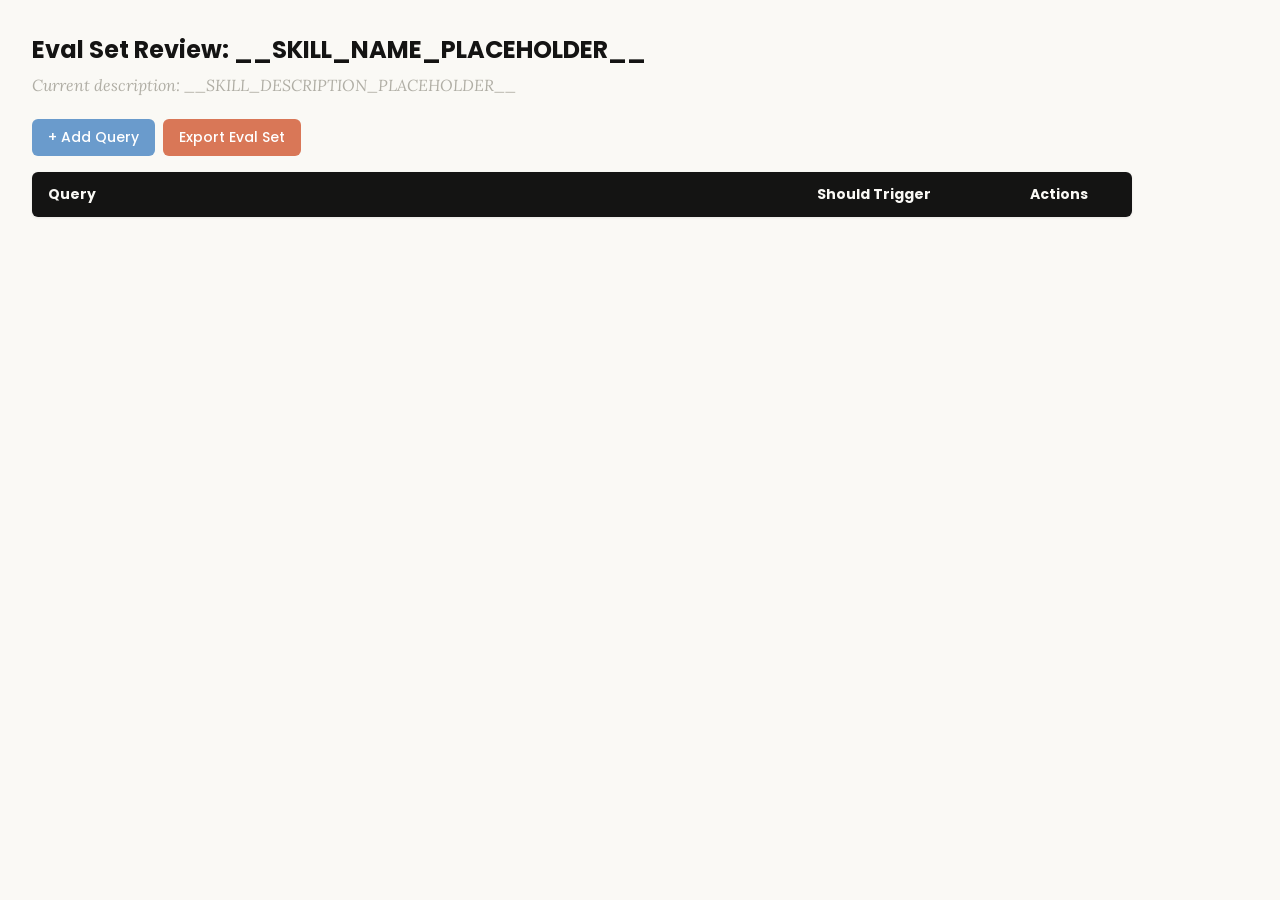
<file: skill-creator/assets/eval_review.html>
<!DOCTYPE html>
<html lang="en">
<head>
  <meta charset="UTF-8">
  <meta name="viewport" content="width=device-width, initial-scale=1.0">
  <title>Eval Set Review - __SKILL_NAME_PLACEHOLDER__</title>
  <link rel="preconnect" href="https://fonts.googleapis.com">
  <link rel="preconnect" href="https://fonts.gstatic.com" crossorigin>
  <link href="https://fonts.googleapis.com/css2?family=Poppins:wght@500;600&family=Lora:wght@400;500&display=swap" rel="stylesheet">
  <style>
    * { box-sizing: border-box; margin: 0; padding: 0; }
    body { font-family: 'Lora', Georgia, serif; background: #faf9f5; padding: 2rem; color: #141413; }
    h1 { font-family: 'Poppins', sans-serif; margin-bottom: 0.5rem; font-size: 1.5rem; }
    .description { color: #b0aea5; margin-bottom: 1.5rem; font-style: italic; max-width: 900px; }
    .controls { margin-bottom: 1rem; display: flex; gap: 0.5rem; }
    .btn { font-family: 'Poppins', sans-serif; padding: 0.5rem 1rem; border: none; border-radius: 6px; cursor: pointer; font-size: 0.875rem; font-weight: 500; }
    .btn-add { background: #6a9bcc; color: white; }
    .btn-add:hover { background: #5889b8; }
    .btn-export { background: #d97757; color: white; }
    .btn-export:hover { background: #c4613f; }
    table { width: 100%; max-width: 1100px; border-collapse: collapse; background: white; border-radius: 6px; overflow: hidden; box-shadow: 0 1px 3px rgba(0,0,0,0.08); }
    th { font-family: 'Poppins', sans-serif; background: #141413; color: #faf9f5; padding: 0.75rem 1rem; text-align: left; font-size: 0.875rem; }
    td { padding: 0.75rem 1rem; border-bottom: 1px solid #e8e6dc; vertical-align: top; }
    tr:nth-child(even) td { background: #faf9f5; }
    tr:hover td { background: #f3f1ea; }
    .section-header td { background: #e8e6dc; font-family: 'Poppins', sans-serif; font-weight: 500; font-size: 0.8rem; color: #141413; text-transform: uppercase; letter-spacing: 0.05em; }
    .query-input { width: 100%; padding: 0.4rem; border: 1px solid #e8e6dc; border-radius: 4px; font-size: 0.875rem; font-family: 'Lora', Georgia, serif; resize: vertical; min-height: 60px; }
    .query-input:focus { outline: none; border-color: #d97757; box-shadow: 0 0 0 2px rgba(217,119,87,0.15); }
    .toggle { position: relative; display: inline-block; width: 44px; height: 24px; }
    .toggle input { opacity: 0; width: 0; height: 0; }
    .toggle .slider { position: absolute; inset: 0; background: #b0aea5; border-radius: 24px; cursor: pointer; transition: 0.2s; }
    .toggle .slider::before { content: ""; position: absolute; width: 18px; height: 18px; left: 3px; bottom: 3px; background: white; border-radius: 50%; transition: 0.2s; }
    .toggle input:checked + .slider { background: #d97757; }
    .toggle input:checked + .slider::before { transform: translateX(20px); }
    .btn-delete { background: #c44; color: white; padding: 0.3rem 0.6rem; border: none; border-radius: 4px; cursor: pointer; font-size: 0.75rem; font-family: 'Poppins', sans-serif; }
    .btn-delete:hover { background: #a33; }
    .summary { margin-top: 1rem; color: #b0aea5; font-size: 0.875rem; }
  </style>
</head>
<body>
  <h1>Eval Set Review: <span id="skill-name">__SKILL_NAME_PLACEHOLDER__</span></h1>
  <p class="description">Current description: <span id="skill-desc">__SKILL_DESCRIPTION_PLACEHOLDER__</span></p>

  <div class="controls">
    <button class="btn btn-add" onclick="addRow()">+ Add Query</button>
    <button class="btn btn-export" onclick="exportEvalSet()">Export Eval Set</button>
  </div>

  <table>
    <thead>
      <tr>
        <th style="width:65%">Query</th>
        <th style="width:18%">Should Trigger</th>
        <th style="width:10%">Actions</th>
      </tr>
    </thead>
    <tbody id="eval-body"></tbody>
  </table>

  <p class="summary" id="summary"></p>

  <script>
    const EVAL_DATA = __EVAL_DATA_PLACEHOLDER__;

    let evalItems = [...EVAL_DATA];

    function render() {
      const tbody = document.getElementById('eval-body');
      tbody.innerHTML = '';

      // Sort: should-trigger first, then should-not-trigger
      const sorted = evalItems
        .map((item, origIdx) => ({ ...item, origIdx }))
        .sort((a, b) => (b.should_trigger ? 1 : 0) - (a.should_trigger ? 1 : 0));

      let lastGroup = null;
      sorted.forEach(item => {
        const group = item.should_trigger ? 'trigger' : 'no-trigger';
        if (group !== lastGroup) {
          const headerRow = document.createElement('tr');
          headerRow.className = 'section-header';
          headerRow.innerHTML = `<td colspan="3">${item.should_trigger ? 'Should Trigger' : 'Should NOT Trigger'}</td>`;
          tbody.appendChild(headerRow);
          lastGroup = group;
        }

        const idx = item.origIdx;
        const tr = document.createElement('tr');
        tr.innerHTML = `
          <td><textarea class="query-input" onchange="updateQuery(${idx}, this.value)">${escapeHtml(item.query)}</textarea></td>
          <td>
            <label class="toggle">
              <input type="checkbox" ${item.should_trigger ? 'checked' : ''} onchange="updateTrigger(${idx}, this.checked)">
              <span class="slider"></span>
            </label>
            <span style="margin-left:8px;font-size:0.8rem;color:#b0aea5">${item.should_trigger ? 'Yes' : 'No'}</span>
          </td>
          <td><button class="btn-delete" onclick="deleteRow(${idx})">Delete</button></td>
        `;
        tbody.appendChild(tr);
      });
      updateSummary();
    }

    function escapeHtml(text) {
      const div = document.createElement('div');
      div.textContent = text;
      return div.innerHTML;
    }

    function updateQuery(idx, value) { evalItems[idx].query = value; updateSummary(); }
    function updateTrigger(idx, value) { evalItems[idx].should_trigger = value; render(); }
    function deleteRow(idx) { evalItems.splice(idx, 1); render(); }

    function addRow() {
      evalItems.push({ query: '', should_trigger: true });
      render();
      const inputs = document.querySelectorAll('.query-input');
      inputs[inputs.length - 1].focus();
    }

    function updateSummary() {
      const trigger = evalItems.filter(i => i.should_trigger).length;
      const noTrigger = evalItems.filter(i => !i.should_trigger).length;
      document.getElementById('summary').textContent =
        `${evalItems.length} queries total: ${trigger} should trigger, ${noTrigger} should not trigger`;
    }

    function exportEvalSet() {
      const valid = evalItems.filter(i => i.query.trim() !== '');
      const data = valid.map(i => ({ query: i.query.trim(), should_trigger: i.should_trigger }));
      const blob = new Blob([JSON.stringify(data, null, 2)], { type: 'application/json' });
      const url = URL.createObjectURL(blob);
      const a = document.createElement('a');
      a.href = url;
      a.download = 'eval_set.json';
      document.body.appendChild(a);
      a.click();
      document.body.removeChild(a);
      URL.revokeObjectURL(url);
    }

    render();
  </script>
</body>
</html>
</file>
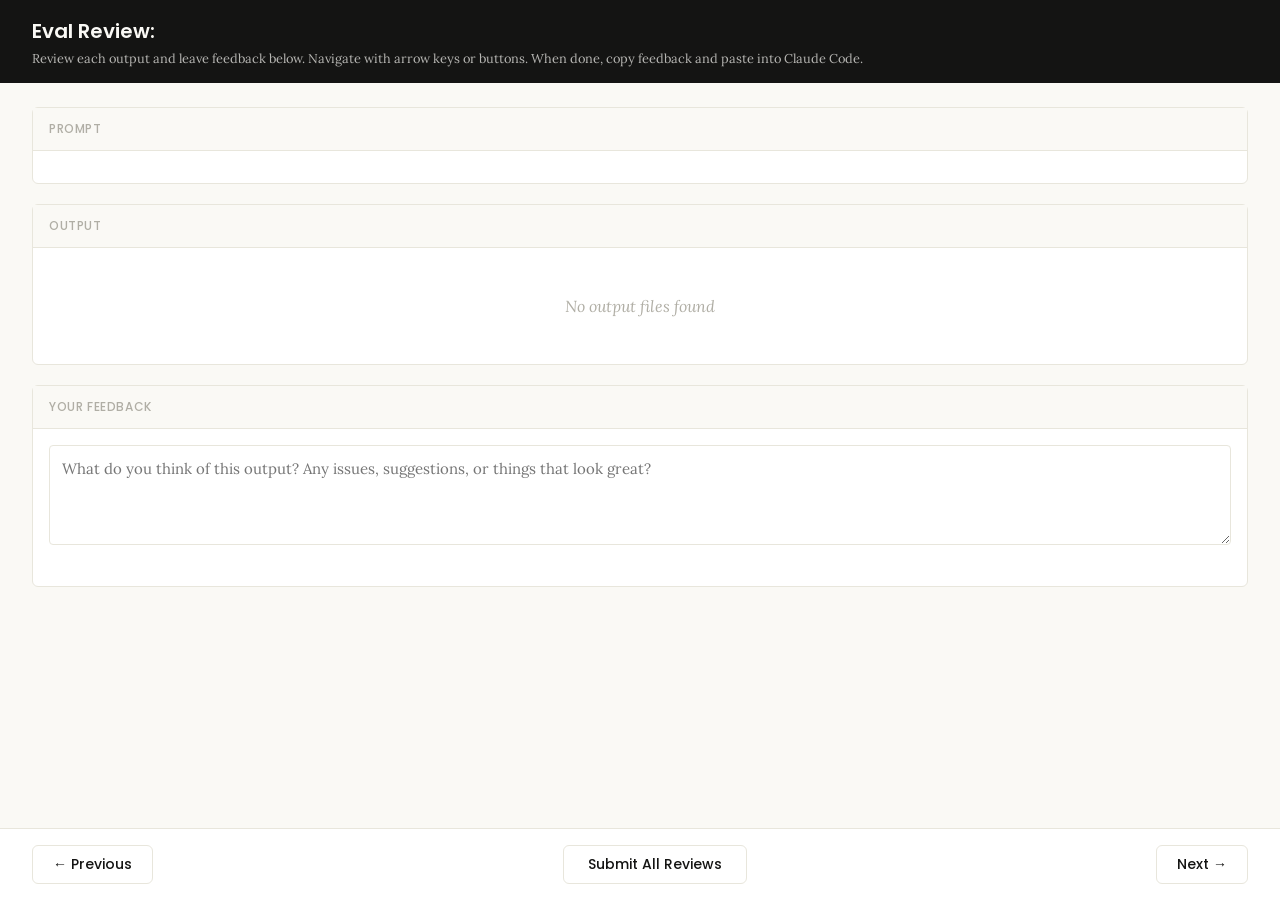
<file: skill-creator/eval-viewer/viewer.html>
<!DOCTYPE html>
<html lang="en">
<head>
  <meta charset="UTF-8">
  <meta name="viewport" content="width=device-width, initial-scale=1.0">
  <title>Eval Review</title>
  <link rel="preconnect" href="https://fonts.googleapis.com">
  <link rel="preconnect" href="https://fonts.gstatic.com" crossorigin>
  <link href="https://fonts.googleapis.com/css2?family=Poppins:wght@500;600&family=Lora:wght@400;500&display=swap" rel="stylesheet">
  <script src="https://cdn.sheetjs.com/xlsx-0.20.3/package/dist/xlsx.full.min.js" integrity="sha384-EnyY0/GSHQGSxSgMwaIPzSESbqoOLSexfnSMN2AP+39Ckmn92stwABZynq1JyzdT" crossorigin="anonymous"></script>
  <style>
    :root {
      --bg: #faf9f5;
      --surface: #ffffff;
      --border: #e8e6dc;
      --text: #141413;
      --text-muted: #b0aea5;
      --accent: #d97757;
      --accent-hover: #c4613f;
      --green: #788c5d;
      --green-bg: #eef2e8;
      --red: #c44;
      --red-bg: #fceaea;
      --header-bg: #141413;
      --header-text: #faf9f5;
      --radius: 6px;
    }

    * { box-sizing: border-box; margin: 0; padding: 0; }

    body {
      font-family: 'Lora', Georgia, serif;
      background: var(--bg);
      color: var(--text);
      height: 100vh;
      display: flex;
      flex-direction: column;
    }

    /* ---- Header ---- */
    .header {
      background: var(--header-bg);
      color: var(--header-text);
      padding: 1rem 2rem;
      display: flex;
      justify-content: space-between;
      align-items: center;
      flex-shrink: 0;
    }
    .header h1 {
      font-family: 'Poppins', sans-serif;
      font-size: 1.25rem;
      font-weight: 600;
    }
    .header .instructions {
      font-size: 0.8rem;
      opacity: 0.7;
      margin-top: 0.25rem;
    }
    .header .progress {
      font-size: 0.875rem;
      opacity: 0.8;
      text-align: right;
    }

    /* ---- Main content ---- */
    .main {
      flex: 1;
      overflow-y: auto;
      padding: 1.5rem 2rem;
      display: flex;
      flex-direction: column;
      gap: 1.25rem;
    }

    /* ---- Sections ---- */
    .section {
      background: var(--surface);
      border: 1px solid var(--border);
      border-radius: var(--radius);
      flex-shrink: 0;
    }
    .section-header {
      font-family: 'Poppins', sans-serif;
      padding: 0.75rem 1rem;
      font-size: 0.75rem;
      font-weight: 500;
      text-transform: uppercase;
      letter-spacing: 0.05em;
      color: var(--text-muted);
      border-bottom: 1px solid var(--border);
      background: var(--bg);
    }
    .section-body {
      padding: 1rem;
    }

    /* ---- Config badge ---- */
    .config-badge {
      display: inline-block;
      padding: 0.2rem 0.625rem;
      border-radius: 9999px;
      font-family: 'Poppins', sans-serif;
      font-size: 0.6875rem;
      font-weight: 600;
      text-transform: uppercase;
      letter-spacing: 0.03em;
      margin-left: 0.75rem;
      vertical-align: middle;
    }
    .config-badge.config-primary {
      background: rgba(33, 150, 243, 0.12);
      color: #1976d2;
    }
    .config-badge.config-baseline {
      background: rgba(255, 193, 7, 0.15);
      color: #f57f17;
    }

    /* ---- Prompt ---- */
    .prompt-text {
      white-space: pre-wrap;
      font-size: 0.9375rem;
      line-height: 1.6;
    }

    /* ---- Outputs ---- */
    .output-file {
      border: 1px solid var(--border);
      border-radius: var(--radius);
      overflow: hidden;
    }
    .output-file + .output-file {
      margin-top: 1rem;
    }
    .output-file-header {
      padding: 0.5rem 0.75rem;
      font-size: 0.8rem;
      font-weight: 600;
      color: var(--text-muted);
      background: var(--bg);
      border-bottom: 1px solid var(--border);
      font-family: 'SF Mono', SFMono-Regular, Consolas, 'Liberation Mono', Menlo, monospace;
      display: flex;
      justify-content: space-between;
      align-items: center;
    }
    .output-file-header .dl-btn {
      font-size: 0.7rem;
      color: var(--accent);
      text-decoration: none;
      cursor: pointer;
      font-family: -apple-system, BlinkMacSystemFont, 'Segoe UI', sans-serif;
      font-weight: 500;
      opacity: 0.8;
    }
    .output-file-header .dl-btn:hover {
      opacity: 1;
      text-decoration: underline;
    }
    .output-file-content {
      padding: 0.75rem;
      overflow-x: auto;
    }
    .output-file-content pre {
      font-size: 0.8125rem;
      line-height: 1.5;
      white-space: pre-wrap;
      word-break: break-word;
      font-family: 'SF Mono', SFMono-Regular, Consolas, 'Liberation Mono', Menlo, monospace;
    }
    .output-file-content img {
      max-width: 100%;
      height: auto;
      border-radius: 4px;
    }
    .output-file-content iframe {
      width: 100%;
      height: 600px;
      border: none;
    }
    .output-file-content table {
      border-collapse: collapse;
      font-size: 0.8125rem;
      width: 100%;
    }
    .output-file-content table td,
    .output-file-content table th {
      border: 1px solid var(--border);
      padding: 0.375rem 0.5rem;
      text-align: left;
    }
    .output-file-content table th {
      background: var(--bg);
      font-weight: 600;
    }
    .output-file-content .download-link {
      display: inline-flex;
      align-items: center;
      gap: 0.5rem;
      padding: 0.5rem 1rem;
      background: var(--bg);
      border: 1px solid var(--border);
      border-radius: 4px;
      color: var(--accent);
      text-decoration: none;
      font-size: 0.875rem;
      cursor: pointer;
    }
    .output-file-content .download-link:hover {
      background: var(--border);
    }
    .empty-state {
      color: var(--text-muted);
      font-style: italic;
      padding: 2rem;
      text-align: center;
    }

    /* ---- Feedback ---- */
    .prev-feedback {
      background: var(--bg);
      border: 1px solid var(--border);
      border-radius: 4px;
      padding: 0.625rem 0.75rem;
      margin-top: 0.75rem;
      font-size: 0.8125rem;
      color: var(--text-muted);
      line-height: 1.5;
    }
    .prev-feedback-label {
      font-size: 0.7rem;
      font-weight: 600;
      text-transform: uppercase;
      letter-spacing: 0.04em;
      margin-bottom: 0.25rem;
      color: var(--text-muted);
    }
    .feedback-textarea {
      width: 100%;
      min-height: 100px;
      padding: 0.75rem;
      border: 1px solid var(--border);
      border-radius: 4px;
      font-family: inherit;
      font-size: 0.9375rem;
      line-height: 1.5;
      resize: vertical;
      color: var(--text);
    }
    .feedback-textarea:focus {
      outline: none;
      border-color: var(--accent);
      box-shadow: 0 0 0 3px rgba(37, 99, 235, 0.1);
    }
    .feedback-status {
      font-size: 0.75rem;
      color: var(--text-muted);
      margin-top: 0.5rem;
      min-height: 1.1em;
    }

    /* ---- Grades (collapsible) ---- */
    .grades-toggle {
      display: flex;
      align-items: center;
      cursor: pointer;
      user-select: none;
    }
    .grades-toggle:hover {
      color: var(--accent);
    }
    .grades-toggle .arrow {
      margin-right: 0.5rem;
      transition: transform 0.15s;
      font-size: 0.75rem;
    }
    .grades-toggle .arrow.open {
      transform: rotate(90deg);
    }
    .grades-content {
      display: none;
      margin-top: 0.75rem;
    }
    .grades-content.open {
      display: block;
    }
    .grades-summary {
      font-size: 0.875rem;
      margin-bottom: 0.75rem;
      display: flex;
      align-items: center;
      gap: 0.5rem;
    }
    .grade-badge {
      display: inline-block;
      padding: 0.125rem 0.5rem;
      border-radius: 9999px;
      font-size: 0.75rem;
      font-weight: 600;
    }
    .grade-pass { background: var(--green-bg); color: var(--green); }
    .grade-fail { background: var(--red-bg); color: var(--red); }
    .assertion-list {
      list-style: none;
    }
    .assertion-item {
      padding: 0.625rem 0;
      border-bottom: 1px solid var(--border);
      font-size: 0.8125rem;
    }
    .assertion-item:last-child { border-bottom: none; }
    .assertion-status {
      font-weight: 600;
      margin-right: 0.5rem;
    }
    .assertion-status.pass { color: var(--green); }
    .assertion-status.fail { color: var(--red); }
    .assertion-evidence {
      color: var(--text-muted);
      font-size: 0.75rem;
      margin-top: 0.25rem;
      padding-left: 1.5rem;
    }

    /* ---- View tabs ---- */
    .view-tabs {
      display: flex;
      gap: 0;
      padding: 0 2rem;
      background: var(--bg);
      border-bottom: 1px solid var(--border);
      flex-shrink: 0;
    }
    .view-tab {
      font-family: 'Poppins', sans-serif;
      padding: 0.625rem 1.25rem;
      font-size: 0.8125rem;
      font-weight: 500;
      cursor: pointer;
      border: none;
      background: none;
      color: var(--text-muted);
      border-bottom: 2px solid transparent;
      transition: all 0.15s;
    }
    .view-tab:hover { color: var(--text); }
    .view-tab.active {
      color: var(--accent);
      border-bottom-color: var(--accent);
    }
    .view-panel { display: none; }
    .view-panel.active { display: flex; flex-direction: column; flex: 1; overflow: hidden; }

    /* ---- Benchmark view ---- */
    .benchmark-view {
      padding: 1.5rem 2rem;
      overflow-y: auto;
      flex: 1;
    }
    .benchmark-table {
      border-collapse: collapse;
      background: var(--surface);
      border: 1px solid var(--border);
      border-radius: var(--radius);
      font-size: 0.8125rem;
      width: 100%;
      margin-bottom: 1.5rem;
    }
    .benchmark-table th, .benchmark-table td {
      padding: 0.625rem 0.75rem;
      text-align: left;
      border: 1px solid var(--border);
    }
    .benchmark-table th {
      font-family: 'Poppins', sans-serif;
      background: var(--header-bg);
      color: var(--header-text);
      font-weight: 500;
      font-size: 0.75rem;
      text-transform: uppercase;
      letter-spacing: 0.04em;
    }
    .benchmark-table tr:hover { background: var(--bg); }
    .benchmark-table tr.benchmark-row-with { background: rgba(33, 150, 243, 0.06); }
    .benchmark-table tr.benchmark-row-without { background: rgba(255, 193, 7, 0.06); }
    .benchmark-table tr.benchmark-row-with:hover { background: rgba(33, 150, 243, 0.12); }
    .benchmark-table tr.benchmark-row-without:hover { background: rgba(255, 193, 7, 0.12); }
    .benchmark-table tr.benchmark-row-avg { font-weight: 600; border-top: 2px solid var(--border); }
    .benchmark-table tr.benchmark-row-avg.benchmark-row-with { background: rgba(33, 150, 243, 0.12); }
    .benchmark-table tr.benchmark-row-avg.benchmark-row-without { background: rgba(255, 193, 7, 0.12); }
    .benchmark-delta-positive { color: var(--green); font-weight: 600; }
    .benchmark-delta-negative { color: var(--red); font-weight: 600; }
    .benchmark-notes {
      background: var(--surface);
      border: 1px solid var(--border);
      border-radius: var(--radius);
      padding: 1rem;
    }
    .benchmark-notes h3 {
      font-family: 'Poppins', sans-serif;
      font-size: 0.875rem;
      margin-bottom: 0.75rem;
    }
    .benchmark-notes ul {
      list-style: disc;
      padding-left: 1.25rem;
    }
    .benchmark-notes li {
      font-size: 0.8125rem;
      line-height: 1.6;
      margin-bottom: 0.375rem;
    }
    .benchmark-empty {
      color: var(--text-muted);
      font-style: italic;
      text-align: center;
      padding: 3rem;
    }

    /* ---- Navigation ---- */
    .nav {
      display: flex;
      justify-content: space-between;
      align-items: center;
      padding: 1rem 2rem;
      border-top: 1px solid var(--border);
      background: var(--surface);
      flex-shrink: 0;
    }
    .nav-btn {
      font-family: 'Poppins', sans-serif;
      padding: 0.5rem 1.25rem;
      border: 1px solid var(--border);
      border-radius: var(--radius);
      background: var(--surface);
      cursor: pointer;
      font-size: 0.875rem;
      font-weight: 500;
      color: var(--text);
      transition: all 0.15s;
    }
    .nav-btn:hover:not(:disabled) {
      background: var(--bg);
      border-color: var(--text-muted);
    }
    .nav-btn:disabled {
      opacity: 0.4;
      cursor: not-allowed;
    }
    .done-btn {
      font-family: 'Poppins', sans-serif;
      padding: 0.5rem 1.5rem;
      border: 1px solid var(--border);
      border-radius: var(--radius);
      background: var(--surface);
      color: var(--text);
      cursor: pointer;
      font-size: 0.875rem;
      font-weight: 500;
      transition: all 0.15s;
    }
    .done-btn:hover {
      background: var(--bg);
      border-color: var(--text-muted);
    }
    .done-btn.ready {
      border: none;
      background: var(--accent);
      color: white;
      font-weight: 600;
    }
    .done-btn.ready:hover {
      background: var(--accent-hover);
    }
    /* ---- Done overlay ---- */
    .done-overlay {
      display: none;
      position: fixed;
      inset: 0;
      background: rgba(0, 0, 0, 0.5);
      z-index: 100;
      justify-content: center;
      align-items: center;
    }
    .done-overlay.visible {
      display: flex;
    }
    .done-card {
      background: var(--surface);
      border-radius: 12px;
      padding: 2rem 3rem;
      text-align: center;
      box-shadow: 0 20px 60px rgba(0, 0, 0, 0.3);
      max-width: 500px;
    }
    .done-card h2 {
      font-size: 1.5rem;
      margin-bottom: 0.5rem;
    }
    .done-card p {
      color: var(--text-muted);
      margin-bottom: 1.5rem;
      line-height: 1.5;
    }
    .done-card .btn-row {
      display: flex;
      gap: 0.5rem;
      justify-content: center;
    }
    .done-card button {
      padding: 0.5rem 1.25rem;
      border: 1px solid var(--border);
      border-radius: var(--radius);
      background: var(--surface);
      cursor: pointer;
      font-size: 0.875rem;
    }
    .done-card button:hover {
      background: var(--bg);
    }
    /* ---- Toast ---- */
    .toast {
      position: fixed;
      bottom: 5rem;
      left: 50%;
      transform: translateX(-50%);
      background: var(--header-bg);
      color: var(--header-text);
      padding: 0.625rem 1.25rem;
      border-radius: var(--radius);
      font-size: 0.875rem;
      opacity: 0;
      transition: opacity 0.3s;
      pointer-events: none;
      z-index: 200;
    }
    .toast.visible {
      opacity: 1;
    }
  </style>
</head>
<body>
  <div id="app" style="height:100vh; display:flex; flex-direction:column;">
    <div class="header">
      <div>
        <h1>Eval Review: <span id="skill-name"></span></h1>
        <div class="instructions">Review each output and leave feedback below. Navigate with arrow keys or buttons. When done, copy feedback and paste into Claude Code.</div>
      </div>
      <div class="progress" id="progress"></div>
    </div>

    <!-- View tabs (only shown when benchmark data exists) -->
    <div class="view-tabs" id="view-tabs" style="display:none;">
      <button class="view-tab active" onclick="switchView('outputs')">Outputs</button>
      <button class="view-tab" onclick="switchView('benchmark')">Benchmark</button>
    </div>

    <!-- Outputs panel (qualitative review) -->
    <div class="view-panel active" id="panel-outputs">
    <div class="main">
      <!-- Prompt -->
      <div class="section">
        <div class="section-header">Prompt <span class="config-badge" id="config-badge" style="display:none;"></span></div>
        <div class="section-body">
          <div class="prompt-text" id="prompt-text"></div>
        </div>
      </div>

      <!-- Outputs -->
      <div class="section">
        <div class="section-header">Output</div>
        <div class="section-body" id="outputs-body">
          <div class="empty-state">No output files found</div>
        </div>
      </div>

      <!-- Previous Output (collapsible) -->
      <div class="section" id="prev-outputs-section" style="display:none;">
        <div class="section-header">
          <div class="grades-toggle" onclick="togglePrevOutputs()">
            <span class="arrow" id="prev-outputs-arrow">&#9654;</span>
            Previous Output
          </div>
        </div>
        <div class="grades-content" id="prev-outputs-content"></div>
      </div>

      <!-- Grades (collapsible) -->
      <div class="section" id="grades-section" style="display:none;">
        <div class="section-header">
          <div class="grades-toggle" onclick="toggleGrades()">
            <span class="arrow" id="grades-arrow">&#9654;</span>
            Formal Grades
          </div>
        </div>
        <div class="grades-content" id="grades-content"></div>
      </div>

      <!-- Feedback -->
      <div class="section">
        <div class="section-header">Your Feedback</div>
        <div class="section-body">
          <textarea
            class="feedback-textarea"
            id="feedback"
            placeholder="What do you think of this output? Any issues, suggestions, or things that look great?"
          ></textarea>
          <div class="feedback-status" id="feedback-status"></div>
          <div class="prev-feedback" id="prev-feedback" style="display:none;">
            <div class="prev-feedback-label">Previous feedback</div>
            <div id="prev-feedback-text"></div>
          </div>
        </div>
      </div>
    </div>

    <div class="nav" id="outputs-nav">
      <button class="nav-btn" id="prev-btn" onclick="navigate(-1)">&#8592; Previous</button>
      <button class="done-btn" id="done-btn" onclick="showDoneDialog()">Submit All Reviews</button>
      <button class="nav-btn" id="next-btn" onclick="navigate(1)">Next &#8594;</button>
    </div>
    </div><!-- end panel-outputs -->

    <!-- Benchmark panel (quantitative stats) -->
    <div class="view-panel" id="panel-benchmark">
      <div class="benchmark-view" id="benchmark-content">
        <div class="benchmark-empty">No benchmark data available. Run a benchmark to see quantitative results here.</div>
      </div>
    </div>
  </div>

  <!-- Done overlay -->
  <div class="done-overlay" id="done-overlay">
    <div class="done-card">
      <h2>Review Complete</h2>
      <p>Your feedback has been saved. Go back to your Claude Code session and tell Claude you're done reviewing.</p>
      <div class="btn-row">
        <button onclick="closeDoneDialog()">OK</button>
      </div>
    </div>
  </div>

  <!-- Toast -->
  <div class="toast" id="toast"></div>

  <script>
    // ---- Embedded data (injected by generate_review.py) ----
    /*__EMBEDDED_DATA__*/

    // ---- State ----
    let feedbackMap = {};  // run_id -> feedback text
    let currentIndex = 0;
    let visitedRuns = new Set();

    // ---- Init ----
    async function init() {
      // Load saved feedback from server — but only if this isn't a fresh
      // iteration (indicated by previous_feedback being present). When
      // previous feedback exists, the feedback.json on disk is stale from
      // the prior iteration and should not pre-fill the textareas.
      const hasPrevious = Object.keys(EMBEDDED_DATA.previous_feedback || {}).length > 0
        || Object.keys(EMBEDDED_DATA.previous_outputs || {}).length > 0;
      if (!hasPrevious) {
        try {
          const resp = await fetch("/api/feedback");
          const data = await resp.json();
          if (data.reviews) {
            for (const r of data.reviews) feedbackMap[r.run_id] = r.feedback;
          }
        } catch { /* first run, no feedback yet */ }
      }

      document.getElementById("skill-name").textContent = EMBEDDED_DATA.skill_name;
      showRun(0);

      // Wire up feedback auto-save
      const textarea = document.getElementById("feedback");
      let saveTimeout = null;
      textarea.addEventListener("input", () => {
        clearTimeout(saveTimeout);
        document.getElementById("feedback-status").textContent = "";
        saveTimeout = setTimeout(() => saveCurrentFeedback(), 800);
      });
    }

    // ---- Navigation ----
    function navigate(delta) {
      const newIndex = currentIndex + delta;
      if (newIndex >= 0 && newIndex < EMBEDDED_DATA.runs.length) {
        saveCurrentFeedback();
        showRun(newIndex);
      }
    }

    function updateNavButtons() {
      document.getElementById("prev-btn").disabled = currentIndex === 0;
      document.getElementById("next-btn").disabled =
        currentIndex === EMBEDDED_DATA.runs.length - 1;
    }

    // ---- Show a run ----
    function showRun(index) {
      currentIndex = index;
      const run = EMBEDDED_DATA.runs[index];

      // Progress
      document.getElementById("progress").textContent =
        `${index + 1} of ${EMBEDDED_DATA.runs.length}`;

      // Prompt
      document.getElementById("prompt-text").textContent = run.prompt;

      // Config badge
      const badge = document.getElementById("config-badge");
      const configMatch = run.id.match(/(with_skill|without_skill|new_skill|old_skill)/);
      if (configMatch) {
        const config = configMatch[1];
        const isBaseline = config === "without_skill" || config === "old_skill";
        badge.textContent = config.replace(/_/g, " ");
        badge.className = "config-badge " + (isBaseline ? "config-baseline" : "config-primary");
        badge.style.display = "inline-block";
      } else {
        badge.style.display = "none";
      }

      // Outputs
      renderOutputs(run);

      // Previous outputs
      renderPrevOutputs(run);

      // Grades
      renderGrades(run);

      // Previous feedback
      const prevFb = (EMBEDDED_DATA.previous_feedback || {})[run.id];
      const prevEl = document.getElementById("prev-feedback");
      if (prevFb) {
        document.getElementById("prev-feedback-text").textContent = prevFb;
        prevEl.style.display = "block";
      } else {
        prevEl.style.display = "none";
      }

      // Feedback
      document.getElementById("feedback").value = feedbackMap[run.id] || "";
      document.getElementById("feedback-status").textContent = "";

      updateNavButtons();

      // Track visited runs and promote done button when all visited
      visitedRuns.add(index);
      const doneBtn = document.getElementById("done-btn");
      if (visitedRuns.size >= EMBEDDED_DATA.runs.length) {
        doneBtn.classList.add("ready");
      }

      // Scroll main content to top
      document.querySelector(".main").scrollTop = 0;
    }

    // ---- Render outputs ----
    function renderOutputs(run) {
      const container = document.getElementById("outputs-body");
      container.innerHTML = "";

      const outputs = run.outputs || [];
      if (outputs.length === 0) {
        container.innerHTML = '<div class="empty-state">No output files</div>';
        return;
      }

      for (const file of outputs) {
        const fileDiv = document.createElement("div");
        fileDiv.className = "output-file";

        // Always show file header with download link
        const header = document.createElement("div");
        header.className = "output-file-header";
        const nameSpan = document.createElement("span");
        nameSpan.textContent = file.name;
        header.appendChild(nameSpan);
        const dlBtn = document.createElement("a");
        dlBtn.className = "dl-btn";
        dlBtn.textContent = "Download";
        dlBtn.download = file.name;
        dlBtn.href = getDownloadUri(file);
        header.appendChild(dlBtn);
        fileDiv.appendChild(header);

        const content = document.createElement("div");
        content.className = "output-file-content";

        if (file.type === "text") {
          const pre = document.createElement("pre");
          pre.textContent = file.content;
          content.appendChild(pre);
        } else if (file.type === "image") {
          const img = document.createElement("img");
          img.src = file.data_uri;
          img.alt = file.name;
          content.appendChild(img);
        } else if (file.type === "pdf") {
          const iframe = document.createElement("iframe");
          iframe.src = file.data_uri;
          content.appendChild(iframe);
        } else if (file.type === "xlsx") {
          renderXlsx(content, file.data_b64);
        } else if (file.type === "binary") {
          const a = document.createElement("a");
          a.className = "download-link";
          a.href = file.data_uri;
          a.download = file.name;
          a.textContent = "Download " + file.name;
          content.appendChild(a);
        } else if (file.type === "error") {
          const pre = document.createElement("pre");
          pre.textContent = file.content;
          pre.style.color = "var(--red)";
          content.appendChild(pre);
        }

        fileDiv.appendChild(content);
        container.appendChild(fileDiv);
      }
    }

    // ---- XLSX rendering via SheetJS ----
    function renderXlsx(container, b64Data) {
      try {
        const raw = Uint8Array.from(atob(b64Data), c => c.charCodeAt(0));
        const wb = XLSX.read(raw, { type: "array" });

        for (let i = 0; i < wb.SheetNames.length; i++) {
          const sheetName = wb.SheetNames[i];
          const ws = wb.Sheets[sheetName];

          if (wb.SheetNames.length > 1) {
            const sheetLabel = document.createElement("div");
            sheetLabel.style.cssText =
              "font-weight:600; font-size:0.8rem; color:#b0aea5; margin-top:0.5rem; margin-bottom:0.25rem;";
            sheetLabel.textContent = "Sheet: " + sheetName;
            container.appendChild(sheetLabel);
          }

          const htmlStr = XLSX.utils.sheet_to_html(ws, { editable: false });
          const wrapper = document.createElement("div");
          wrapper.innerHTML = htmlStr;
          container.appendChild(wrapper);
        }
      } catch (err) {
        container.textContent = "Error rendering spreadsheet: " + err.message;
      }
    }

    // ---- Grades ----
    function renderGrades(run) {
      const section = document.getElementById("grades-section");
      const content = document.getElementById("grades-content");

      if (!run.grading) {
        section.style.display = "none";
        return;
      }

      const grading = run.grading;
      section.style.display = "block";
      // Reset to collapsed
      content.classList.remove("open");
      document.getElementById("grades-arrow").classList.remove("open");

      const summary = grading.summary || {};
      const expectations = grading.expectations || [];

      let html = '<div style="padding: 1rem;">';

      // Summary line
      const passRate = summary.pass_rate != null
        ? Math.round(summary.pass_rate * 100) + "%"
        : "?";
      const badgeClass = summary.pass_rate >= 0.8 ? "grade-pass" : summary.pass_rate >= 0.5 ? "" : "grade-fail";
      html += '<div class="grades-summary">';
      html += '<span class="grade-badge ' + badgeClass + '">' + passRate + '</span>';
      html += '<span>' + escapeHtml(summary.passed || 0) + ' passed, ' + escapeHtml(summary.failed || 0) + ' failed of ' + escapeHtml(summary.total || 0) + '</span>';
      html += '</div>';

      // Assertions list
      html += '<ul class="assertion-list">';
      for (const exp of expectations) {
        const statusClass = exp.passed ? "pass" : "fail";
        const statusIcon = exp.passed ? "\u2713" : "\u2717";
        html += '<li class="assertion-item">';
        html += '<span class="assertion-status ' + statusClass + '">' + statusIcon + '</span>';
        html += '<span>' + escapeHtml(exp.text) + '</span>';
        if (exp.evidence) {
          html += '<div class="assertion-evidence">' + escapeHtml(exp.evidence) + '</div>';
        }
        html += '</li>';
      }
      html += '</ul>';

      html += '</div>';
      content.innerHTML = html;
    }

    function toggleGrades() {
      const content = document.getElementById("grades-content");
      const arrow = document.getElementById("grades-arrow");
      content.classList.toggle("open");
      arrow.classList.toggle("open");
    }

    // ---- Previous outputs (collapsible) ----
    function renderPrevOutputs(run) {
      const section = document.getElementById("prev-outputs-section");
      const content = document.getElementById("prev-outputs-content");
      const prevOutputs = (EMBEDDED_DATA.previous_outputs || {})[run.id];

      if (!prevOutputs || prevOutputs.length === 0) {
        section.style.display = "none";
        return;
      }

      section.style.display = "block";
      // Reset to collapsed
      content.classList.remove("open");
      document.getElementById("prev-outputs-arrow").classList.remove("open");

      // Render the files into the content area
      content.innerHTML = "";
      const wrapper = document.createElement("div");
      wrapper.style.padding = "1rem";

      for (const file of prevOutputs) {
        const fileDiv = document.createElement("div");
        fileDiv.className = "output-file";

        const header = document.createElement("div");
        header.className = "output-file-header";
        const nameSpan = document.createElement("span");
        nameSpan.textContent = file.name;
        header.appendChild(nameSpan);
        const dlBtn = document.createElement("a");
        dlBtn.className = "dl-btn";
        dlBtn.textContent = "Download";
        dlBtn.download = file.name;
        dlBtn.href = getDownloadUri(file);
        header.appendChild(dlBtn);
        fileDiv.appendChild(header);

        const fc = document.createElement("div");
        fc.className = "output-file-content";

        if (file.type === "text") {
          const pre = document.createElement("pre");
          pre.textContent = file.content;
          fc.appendChild(pre);
        } else if (file.type === "image") {
          const img = document.createElement("img");
          img.src = file.data_uri;
          img.alt = file.name;
          fc.appendChild(img);
        } else if (file.type === "pdf") {
          const iframe = document.createElement("iframe");
          iframe.src = file.data_uri;
          fc.appendChild(iframe);
        } else if (file.type === "xlsx") {
          renderXlsx(fc, file.data_b64);
        } else if (file.type === "binary") {
          const a = document.createElement("a");
          a.className = "download-link";
          a.href = file.data_uri;
          a.download = file.name;
          a.textContent = "Download " + file.name;
          fc.appendChild(a);
        }

        fileDiv.appendChild(fc);
        wrapper.appendChild(fileDiv);
      }

      content.appendChild(wrapper);
    }

    function togglePrevOutputs() {
      const content = document.getElementById("prev-outputs-content");
      const arrow = document.getElementById("prev-outputs-arrow");
      content.classList.toggle("open");
      arrow.classList.toggle("open");
    }

    // ---- Feedback (saved to server -> feedback.json) ----
    function saveCurrentFeedback() {
      const run = EMBEDDED_DATA.runs[currentIndex];
      const text = document.getElementById("feedback").value;

      if (text.trim() === "") {
        delete feedbackMap[run.id];
      } else {
        feedbackMap[run.id] = text;
      }

      // Build reviews array from map
      const reviews = [];
      for (const [run_id, feedback] of Object.entries(feedbackMap)) {
        if (feedback.trim()) {
          reviews.push({ run_id, feedback, timestamp: new Date().toISOString() });
        }
      }

      fetch("/api/feedback", {
        method: "POST",
        headers: { "Content-Type": "application/json" },
        body: JSON.stringify({ reviews, status: "in_progress" }),
      }).then(() => {
        document.getElementById("feedback-status").textContent = "Saved";
      }).catch(() => {
        // Static mode or server unavailable — no-op on auto-save,
        // feedback will be downloaded on final submit
        document.getElementById("feedback-status").textContent = "Will download on submit";
      });
    }

    // ---- Done ----
    function showDoneDialog() {
      // Save current textarea to feedbackMap (but don't POST yet)
      const run = EMBEDDED_DATA.runs[currentIndex];
      const text = document.getElementById("feedback").value;
      if (text.trim() === "") {
        delete feedbackMap[run.id];
      } else {
        feedbackMap[run.id] = text;
      }

      // POST once with status: complete — include ALL runs so the model
      // can distinguish "no feedback" (looks good) from "not reviewed"
      const reviews = [];
      const ts = new Date().toISOString();
      for (const r of EMBEDDED_DATA.runs) {
        reviews.push({ run_id: r.id, feedback: feedbackMap[r.id] || "", timestamp: ts });
      }
      const payload = JSON.stringify({ reviews, status: "complete" }, null, 2);
      fetch("/api/feedback", {
        method: "POST",
        headers: { "Content-Type": "application/json" },
        body: payload,
      }).then(() => {
        document.getElementById("done-overlay").classList.add("visible");
      }).catch(() => {
        // Server not available (static mode) — download as file
        const blob = new Blob([payload], { type: "application/json" });
        const url = URL.createObjectURL(blob);
        const a = document.createElement("a");
        a.href = url;
        a.download = "feedback.json";
        a.click();
        URL.revokeObjectURL(url);
        document.getElementById("done-overlay").classList.add("visible");
      });
    }

    function closeDoneDialog() {
      // Reset status back to in_progress
      saveCurrentFeedback();
      document.getElementById("done-overlay").classList.remove("visible");
    }

    // ---- Toast ----
    function showToast(message) {
      const toast = document.getElementById("toast");
      toast.textContent = message;
      toast.classList.add("visible");
      setTimeout(() => toast.classList.remove("visible"), 2000);
    }

    // ---- Keyboard nav ----
    document.addEventListener("keydown", (e) => {
      // Don't capture when typing in textarea
      if (e.target.tagName === "TEXTAREA") return;

      if (e.key === "ArrowLeft" || e.key === "ArrowUp") {
        e.preventDefault();
        navigate(-1);
      } else if (e.key === "ArrowRight" || e.key === "ArrowDown") {
        e.preventDefault();
        navigate(1);
      }
    });

    // ---- Util ----
    function getDownloadUri(file) {
      if (file.data_uri) return file.data_uri;
      if (file.data_b64) return "data:application/octet-stream;base64," + file.data_b64;
      if (file.type === "text") return "data:text/plain;charset=utf-8," + encodeURIComponent(file.content);
      return "#";
    }

    function escapeHtml(text) {
      const div = document.createElement("div");
      div.textContent = text;
      return div.innerHTML.replace(/"/g, "&quot;");
    }

    // ---- View switching ----
    function switchView(view) {
      document.querySelectorAll(".view-tab").forEach(t => t.classList.remove("active"));
      document.querySelectorAll(".view-panel").forEach(p => p.classList.remove("active"));
      document.querySelector(`[onclick="switchView('${view}')"]`).classList.add("active");
      document.getElementById("panel-" + view).classList.add("active");
    }

    // ---- Benchmark rendering ----
    function renderBenchmark() {
      const data = EMBEDDED_DATA.benchmark;
      if (!data) return;

      // Show the tabs
      document.getElementById("view-tabs").style.display = "flex";

      const container = document.getElementById("benchmark-content");
      const summary = data.run_summary || {};
      const metadata = data.metadata || {};
      const notes = data.notes || [];

      let html = "";

      // Header
      html += "<h2 style='font-family: Poppins, sans-serif; margin-bottom: 0.5rem;'>Benchmark Results</h2>";
      html += "<p style='color: var(--text-muted); font-size: 0.875rem; margin-bottom: 1.25rem;'>";
      if (metadata.skill_name) html += "<strong>" + escapeHtml(metadata.skill_name) + "</strong> &mdash; ";
      if (metadata.timestamp) html += escapeHtml(metadata.timestamp) + " &mdash; ";
      if (metadata.evals_run) html += "Evals: " + escapeHtml(metadata.evals_run.join(", ")) + " &mdash; ";
      html += escapeHtml(metadata.runs_per_configuration || "?") + (metadata.runs_per_configuration === 1 ? " run" : " runs") + " per configuration";
      html += "</p>";

      // Summary table
      html += '<table class="benchmark-table">';

      function fmtStat(stat, pct) {
        if (!stat) return "—";
        const suffix = pct ? "%" : "";
        const m = pct ? (stat.mean * 100).toFixed(0) : stat.mean.toFixed(1);
        const s = pct ? (stat.stddev * 100).toFixed(0) : stat.stddev.toFixed(1);
        return m + suffix + " ± " + s + suffix;
      }

      function deltaClass(val) {
        if (!val) return "";
        const n = parseFloat(val);
        if (n > 0) return "benchmark-delta-positive";
        if (n < 0) return "benchmark-delta-negative";
        return "";
      }

      // Discover config names dynamically (everything except "delta")
      const configs = Object.keys(summary).filter(k => k !== "delta");
      const configA = configs[0] || "config_a";
      const configB = configs[1] || "config_b";
      const labelA = configA.replace(/_/g, " ").replace(/\b\w/g, c => c.toUpperCase());
      const labelB = configB.replace(/_/g, " ").replace(/\b\w/g, c => c.toUpperCase());
      const a = summary[configA] || {};
      const b = summary[configB] || {};
      const delta = summary.delta || {};
      // With a single configuration there is nothing to compare: only its column is shown
      const compare = cells => configs.length >= 2 ? cells : "";

      html += "<thead><tr><th>Metric</th><th>" + escapeHtml(labelA) + "</th>" + compare("<th>" + escapeHtml(labelB) + "</th><th>Delta</th>") + "</tr></thead>";
      html += "<tbody>";

      html += "<tr><td><strong>Pass Rate</strong></td>";
      html += "<td>" + fmtStat(a.pass_rate, true) + "</td>";
      html += compare("<td>" + fmtStat(b.pass_rate, true) + "</td>");
      html += compare('<td class="' + deltaClass(delta.pass_rate) + '">' + escapeHtml(delta.pass_rate || "—") + "</td>") + "</tr>";

      // Time (only show row if data exists)
      if (a.time_seconds || b.time_seconds) {
        html += "<tr><td><strong>Time (s)</strong></td>";
        html += "<td>" + fmtStat(a.time_seconds, false) + "</td>";
        html += compare("<td>" + fmtStat(b.time_seconds, false) + "</td>");
        html += compare('<td class="' + deltaClass(delta.time_seconds) + '">' + escapeHtml(delta.time_seconds ? delta.time_seconds + "s" : "—") + "</td>") + "</tr>";
      }

      // Tokens (only show row if data exists)
      if (a.tokens || b.tokens) {
        html += "<tr><td><strong>Tokens</strong></td>";
        html += "<td>" + fmtStat(a.tokens, false) + "</td>";
        html += compare("<td>" + fmtStat(b.tokens, false) + "</td>");
        html += compare('<td class="' + deltaClass(delta.tokens) + '">' + escapeHtml(delta.tokens || "—") + "</td>") + "</tr>";
      }

      html += "</tbody></table>";

      // Per-eval breakdown (if runs data available)
      const runs = data.runs || [];
      if (runs.length > 0) {
        // Numeric ids first, then ids that are names
        const rank = id => typeof id === "number" ? 0 : 1;
        const evalIds = [...new Set(runs.map(r => r.eval_id))].sort((a, b) =>
          rank(a) - rank(b) || (rank(a) ? String(a).localeCompare(String(b)) : a - b));

        html += "<h3 style='font-family: Poppins, sans-serif; margin-bottom: 0.75rem;'>Per-Eval Breakdown</h3>";

        const hasTime = runs.some(r => r.result && r.result.time_seconds != null);
        const hasErrors = runs.some(r => r.result && r.result.errors > 0);

        for (const evalId of evalIds) {
          const evalRuns = runs.filter(r => r.eval_id === evalId);
          const evalName = evalRuns[0] && evalRuns[0].eval_name ? evalRuns[0].eval_name : "Eval " + evalId;

          html += "<h4 style='font-family: Poppins, sans-serif; margin: 1rem 0 0.5rem; color: var(--text);'>" + escapeHtml(evalName) + "</h4>";
          html += '<table class="benchmark-table">';
          html += "<thead><tr><th>Config</th><th>Run</th><th>Pass Rate</th>";
          if (hasTime) html += "<th>Time (s)</th>";
          if (hasErrors) html += "<th>Crashes During Execution</th>";
          html += "</tr></thead>";
          html += "<tbody>";

          // Group by config and render with average rows
          const configGroups = [...new Set(evalRuns.map(r => r.configuration))];
          for (let ci = 0; ci < configGroups.length; ci++) {
            const config = configGroups[ci];
            const configRuns = evalRuns.filter(r => r.configuration === config);
            if (configRuns.length === 0) continue;

            const rowClass = ci === 0 ? "benchmark-row-with" : "benchmark-row-without";
            const configLabel = escapeHtml(config.replace(/_/g, " ").replace(/\b\w/g, c => c.toUpperCase()));

            for (const run of configRuns) {
              const r = run.result || {};
              const prClass = r.pass_rate >= 0.8 ? "benchmark-delta-positive" : r.pass_rate < 0.5 ? "benchmark-delta-negative" : "";
              html += '<tr class="' + rowClass + '">';
              html += "<td>" + configLabel + "</td>";
              html += "<td>" + escapeHtml(run.run_number) + "</td>";
              html += '<td class="' + prClass + '">' + ((r.pass_rate || 0) * 100).toFixed(0) + "% (" + escapeHtml(r.passed || 0) + "/" + escapeHtml(r.total || 0) + ")</td>";
              if (hasTime) html += "<td>" + (r.time_seconds != null ? r.time_seconds.toFixed(1) : "—") + "</td>";
              if (hasErrors) html += "<td>" + escapeHtml(r.errors || 0) + "</td>";
              html += "</tr>";
            }

            // Average row
            const rates = configRuns.map(r => (r.result || {}).pass_rate || 0);
            const avgRate = rates.reduce((a, b) => a + b, 0) / rates.length;
            const avgPrClass = avgRate >= 0.8 ? "benchmark-delta-positive" : avgRate < 0.5 ? "benchmark-delta-negative" : "";
            html += '<tr class="benchmark-row-avg ' + rowClass + '">';
            html += "<td>" + configLabel + "</td>";
            html += "<td>Avg</td>";
            html += '<td class="' + avgPrClass + '">' + (avgRate * 100).toFixed(0) + "%</td>";
            if (hasTime) {
              const times = configRuns.map(r => (r.result || {}).time_seconds).filter(t => t != null);
              html += "<td>" + (times.length ? (times.reduce((a, b) => a + b, 0) / times.length).toFixed(1) : "—") + "</td>";
            }
            if (hasErrors) html += "<td></td>";
            html += "</tr>";
          }
          html += "</tbody></table>";

          // Per-assertion detail for this eval
          const runsWithExpectations = {};
          for (const config of configGroups) {
            runsWithExpectations[config] = evalRuns.filter(r => r.configuration === config && r.expectations && r.expectations.length > 0);
          }
          const hasAnyExpectations = Object.values(runsWithExpectations).some(runs => runs.length > 0);
          if (hasAnyExpectations) {
            // Collect all unique assertion texts across all configs
            const allAssertions = [];
            const seen = new Set();
            for (const config of configGroups) {
              for (const run of runsWithExpectations[config]) {
                for (const exp of (run.expectations || [])) {
                  if (!seen.has(exp.text)) {
                    seen.add(exp.text);
                    allAssertions.push(exp.text);
                  }
                }
              }
            }

            html += '<table class="benchmark-table" style="margin-top: 0.5rem;">';
            html += "<thead><tr><th>Assertion</th>";
            for (const config of configGroups) {
              const label = config.replace(/_/g, " ").replace(/\b\w/g, c => c.toUpperCase());
              html += "<th>" + escapeHtml(label) + "</th>";
            }
            html += "</tr></thead><tbody>";

            for (const assertionText of allAssertions) {
              html += "<tr><td>" + escapeHtml(assertionText) + "</td>";

              for (const config of configGroups) {
                html += "<td>";
                for (const run of runsWithExpectations[config]) {
                  const exp = (run.expectations || []).find(e => e.text === assertionText);
                  if (exp) {
                    const cls = exp.passed ? "benchmark-delta-positive" : "benchmark-delta-negative";
                    const icon = exp.passed ? "\u2713" : "\u2717";
                    html += '<span class="' + cls + '" title="Run ' + escapeHtml(run.run_number) + ': ' + escapeHtml(exp.evidence || "") + '">' + icon + "</span> ";
                  } else {
                    html += "— ";
                  }
                }
                html += "</td>";
              }
              html += "</tr>";
            }
            html += "</tbody></table>";
          }
        }
      }

      // Notes
      if (notes.length > 0) {
        html += '<div class="benchmark-notes">';
        html += "<h3>Analysis Notes</h3>";
        html += "<ul>";
        for (const note of notes) {
          html += "<li>" + escapeHtml(note) + "</li>";
        }
        html += "</ul></div>";
      }

      container.innerHTML = html;
    }

    // ---- Start ----
    init();
    renderBenchmark();
  </script>
</body>
</html>
</file>
<file: mashina-designer/design-system/tokens.css>
/* ==========================================================================
   Mashina.kg Design System: токены
   Источник: Figma cBVCpuVZssfUSt2UG3bfNh (Design System), выгрузка 16.10.2026.
   Библиотеки: «Design System», «Icons_Mashina». «DS:Mashina_Old» не использовать.
   Рядом с каждой переменной в комментарии — точное имя переменной/стиля в Figma.

   Темы. В Figma-файле есть светлый и тёмный режим переменных. Часть секций нарисована
   в светлом (Buttons, Cells/Inputs, Alerts-legacy, Notification Toast/Banner), часть
   только в тёмном (Various selectors, Navigation, «Главная», формы, Tooltips).
   :root = светлая тема (основная). [data-theme="dark"] = тёмная по кадру «Главная» 4937:8322.
   Если у переменной нет светлого значения в Figma — это отмечено словами «Light не найден».
   ========================================================================== */

:root {
  /* ---------- Текст: Text/* ---------- */
  --text-primary: #101114;            /* Text/Primary text */
  --text-secondary: #505b6b;          /* Text/Secondary text */
  --text-tertiary: #8195b2;           /* Text/Tertiary: плейсхолдер, неактивная вкладка, disabled-текст */
  --text-hint: #9b9ca4;               /* Text/Hint: подсказка под полем */
  --text-grey-light: #7c8a9e;         /* Text/GreyLight: неактивные подписи, рамка чекбокса */
  --text-negative: #ef4444;           /* Text/Negative text */
  --text-positive: #36b555;           /* Text/Positive text */
  --text-info: #0094ff;               /* Text/Info text: акцентный текст, курсор, фон чекбокса */
  --text-link: #2d79f5;               /* Text/Link */
  --text-white: #ffffff;              /* Text/Brand White */
  --text-dark: #13151e;               /* Text/Brand Dark */
  --text-primary-inverted: #13151e;   /* Text/Primary inverted text */
  --fg-primary: #101114;              /* foreground/primary */

  /* ---------- Кнопки: Buttons/* ---------- */
  --btn-primary: #0094ff;             /* Buttons/Primary button */
  --btn-secondary: #bfd7ff;           /* Buttons/Secondary button */
  --btn-semantic: #fb923c;            /* Buttons/Semantic button */
  --btn-disabled: #e8eaed;            /* Buttons/Disabled button */
  --btn-secondary-pressed: #ffffff;   /* Buttons/Secondary button pressed: белый текст «Text only White» */

  /* ---------- Рамки: Borders/* ---------- */
  --border-default: #94a8c5;          /* Borders/Default border: поля, ячейки, divider, чекбокс в списках */
  --border-active: #0094ff;           /* Borders/Active border */
  --border-negative: #ef4444;         /* Borders/Negative border */
  --border-input: #5f7696;            /* Borders/Input border: поле web */
  --border-disabled: #e7e7e7;         /* Borders/Disabled border */
  --border-high: #e7e7e7;             /* border/high */

  /* ---------- Поля: Input/* ---------- */
  --input-bg: #ffffff;                /* Input/Input background */
  --input-disabled: #ffffff;          /* Input/Input disabled (в Figma ещё opacity .5 на всём поле) */
  --input-readonly: #f1f2f4;          /* Input/Input read only */
  --input-special: #f4f4f5;           /* Input/Special input background: Calculator input, Special info */
  --input-web-bg: #ffffff;            /* Input/Web: input background */
  --surface-field-hover: #eeeff1;     /* surface/field/dark-hover: приставка валюты в Multi input */

  /* ---------- Поверхности: Surface/* ---------- */
  --surface-bg: #ffffff;              /* Surface/Primary background */
  --surface-container: #f7f7f8;       /* Surface/Primary container background (подтверждено пикселями: Notification Toast) */
  --surface-tertiary: #ffffff;        /* Surface/Tertiary container */
  --surface-black: #000000;           /* Surface/Black container background */
  --surface-greed: #e1f5e5;           /* Surface/GreedDark: плашка «от 61 000 ⃀ в месяц» */
  --surface-dark-opacity: #25272980;  /* Surface/Dark-opacity: плашки поверх фото */
  --surface-accent: #0183e2;          /* Surface/Accent container background: синяя полоса шапки web (в Figma #0183e2; get_variable_defs отдаёт #0094ff) */
  --surface-secondary: #f5f7fa;       /* Surface/Secondary background: Light не найден в Figma. Значение — ручной замер 14.10 (фон #F5F7FA), НЕ подтверждено */
  --surface-secondary-container: #f5f7fa; /* Surface/Secondary container background: Light не найден в Figma (как выше), НЕ подтверждено */

  /* ---------- Семантика: Semantic/* ---------- */
  --semantic-brand: #0094ff;          /* Semantic/Brand (в секции Alerts Figma отдаёт старый #0f67ff) */
  --semantic-positive: #36b555;       /* Semantic/Positive */
  --semantic-negative: #ef4444;       /* Semantic/Negative */
  --semantic-grey-bg: #e6ecf5;        /* Semantic/GreyBg */
  --semantic-positive-bg: #e1f5e5;    /* Semantic/Positive alert bg */
  --semantic-negative-bg: #fdecec;    /* Semantic/Negative alert bg */
  --semantic-orange-bg: #ffe6bd;      /* Semantic/Orange (фон предупреждения) */
  --semantic-info-bg: #e2ecfe;        /* Semantic/Info alert bg */
  --info-bg-secondary: #e2ecfe;       /* Info/background/secondary (Notification Banner) */

  /* ---------- Спецкарточки и продвижение: Special card/* ---------- */
  --card-vip: #ffa000;                /* Special card/VIP */
  --card-red: #ef4444;                /* Special card/Red */
  --card-purple: #fa5b72;             /* Special card/Purple */
  --card-blue: #2d79f5;               /* Special card/Blue */
  --card-violet: #7e22ce;             /* Special card/Violet */
  --card-green: #1fa840;              /* Special card/Green */
  --card-purple-light: #f363ae;       /* Special card/Purple-Light */
  --card-purple-dark: #be185d;        /* Special card/Purple-Dark */
  --card-color: #5518a5;              /* Special card/Card-color: плашка «Premium price» */

  /* ---------- Элементы, нарисованные картинкой в Figma (цвет снят с пикселей) ---------- */
  --toggle-on: #0f67ff;               /* Switchers / Toggle (SVG, не привязан к переменным; тёмный режим) */
  --toggle-off: #4b525d;              /* Switchers / Toggle Off (SVG) */
  --tooltip-bg: #181919;              /* Tooltip standart / Default: Surface/Primary container background в тёмном режиме */
  --tooltip-bg-alt: #0f0f10;          /* Tooltip standart / Variant2: Surface/Secondary container background в тёмном режиме */
  --tooltip-text: #f2f2f2;            /* Text/Primary text в тёмном режиме */
  --tooltip-border: #272934;          /* Borders/Default border в тёмном режиме */

  /* ---------- Состояния: в Figma это прозрачность, а не отдельный цвет ---------- */
  --opacity-hover: 0.75;              /* Buttons: State=Hover = opacity 75% */
  --opacity-pressed: 0.9;             /* Buttons: State=Pressed = opacity 90% */
  --opacity-disabled-field: 0.5;      /* Inputs: State=Disabled = opacity 50% на всём поле */

  /* ---------- Отступы: spacingBase/*, spasingElement/*, spasingBtn/*, числовые алиасы ---------- */
  --sp-0: 0px;                        /* spacingBase/0, 0px */
  --sp-2: 2px;                        /* spacingBase/50, 2px */
  --sp-4: 4px;                        /* spacingBase/100, 4px */
  --sp-6: 6px;                        /* 6px, spasingElement/small-x, medium-x, spasingBtn/xsmall-y */
  --sp-8: 8px;                        /* spacingBase/200, 8px, spasingElement/large-x, large-y, spasingBtn/xsmall-x */
  --sp-10: 10px;                      /* spacingBase/250, 10px */
  --sp-12: 12px;                      /* spacingBase/300, 12px */
  --sp-16: 16px;                      /* spacingBase/400, 16px */
  --sp-20: 20px;                      /* spacingBase/500 */
  --sp-24: 24px;                      /* 24px */
  --sp-32: 32px;                      /* spacingBase/800 */
  --sp-36: 36px;                      /* 36px */

  /* ---------- Радиусы: radiusBase/*, radiusInner/*, radiusInput/*, числовые алиасы ---------- */
  --r-0: 0px;                         /* radiusBase/0, radiusInput/none */
  --r-4: 4px;                         /* radiusBase/50, 4px */
  --r-6: 6px;                         /* 6px: рамка чекбокса */
  --r-8: 8px;                         /* radiusBase/200, 8px: кнопка, поле web, баннер */
  --r-9: 9px;                         /* radiusInner/300: элемент сегментированной вкладки */
  --r-10: 10px;                       /* radiusBase/300, radiusInput/small, 10px: Select, Icon-button */
  --r-12: 12px;                       /* radiusInput/medium, 12px: поле mobile, тост, пагинация */
  --r-16: 16px;                       /* radiusBase/500, radiusInput/large, 16px: карточки, плитки, выпадающий список */
  --r-18: 18px;                       /* элемент Segmented buttons (задан числом) */
  --r-20: 20px;                       /* radiusBase/600, чип, Segmented buttons */
  --r-full: 499px;                    /* radiusBase/full, radiusInner/full, radiusBtn/full; Rounded = 999px */

  /* ---------- Размеры ---------- */
  --h-btn: 44px;                      /* Buttons: высота */
  --h-btn-m: 36px;                    /* Buttons Role=Navigation, Buttons New, Icon-button Small */
  --h-btn-s: 28px;                    /* Small Button */
  --h-input: 48px;                    /* sizeInput/medium */
  --h-input-s: 40px;                  /* sizeInput/Small */
  --h-input-l: 56px;                  /* sizeInput/large, sizeCombobox/large */
  --w-control: 328px;                 /* sizeComponents/minimum: ширина контента mobile (360 − 2×16) */
  --h-chip: 32px;                     /* Chips */
  --border-w: 1px;                    /* border/primary */
  --border-w-2: 2px;                  /* border/primary-pressed */
  --size-icon: 24px;                  /* размер иконки по умолчанию (в Cells/полях 20, мелкая 16) */
  --size-icon-s: 20px;
  --size-icon-xs: 16px;               /* size/Icon/extraSmall, sizeIcon/small */

  /* ---------- Раскладка экрана ---------- */
  --layout-mobile-w: 393px;           /* кадр «Главная» 4937:8322 (в компонентах DS ширина 360) */
  --layout-mobile-pad: 16px;          /* поля экрана mobile */
  --layout-web-w: 1200px;             /* ширина контента web: шапка/подвал на холсте 1920 имеют поля 360 */

  /* ---------- Тени: эффекты Figma ---------- */
  --shadow-bottom-medium: 0 4px 8px #515c690d, 0 0 16px #515c691a;  /* Shadow/Bottom/Medium */
  --shadow-toast: 0 2px 4px #515c690d, 0 0 8px #515c691a;           /* Toast/Shadow */

  /* ---------- Шрифты: семейства из Figma, затем запасные ---------- */
  --font-primary: "Inter_mashina", Inter, Roboto, system-ui, Arial, sans-serif;        /* Body 2.0/*: кнопки, подписи, цены, карточки (family/primary) */
  --font-label: "Google Sans Mashina", "Google Sans", Inter, Roboto, system-ui, Arial, sans-serif; /* 3.1/*: поля, ячейки, вкладки, ссылки */
}

/* ==========================================================================
   Тёмная тема: значения по кадру «Главная» 4937:8322 (в Figma он нарисован тёмным).
   Это полный набор только для тех переменных, что видны на этом экране и в тёмных секциях.
   ========================================================================== */
[data-theme="dark"] {
  --text-primary: #f2f2f2;            /* Text/Primary text */
  --text-secondary: #808080;          /* Text/Secondary text (#b1b1b1 в секциях Cells/Buttons-2) */
  --text-tertiary: #e9eaec;           /* Text/Tertiary */
  --text-grey-light: #b3b3b3;         /* Text/GreyLight */
  --text-hint: #9b9ca4;               /* Text/Hint */
  --text-primary-inverted: #f2f2f2;   /* Text/Primary inverted text */
  --btn-primary: #0f67ff;             /* Buttons/Primary button */
  --btn-secondary: #2d2e2f;           /* Buttons/Secondary button */
  --btn-disabled: #4b525d;            /* Buttons/Disabled button */
  --border-default: #272934;          /* Borders/Default border */
  --border-active: #0f67ff;           /* Borders/Active border */
  --border-input: #272934;            /* Borders/Input border (в тёмной секции web-полей) */
  --input-bg: #1c1e21;                /* Input/Input background */
  --input-disabled: #1c1e21;          /* Input/Input disabled */
  --input-readonly: #1c1e21;          /* Input/Input read only */
  --surface-bg: #171819;              /* Surface/Primary background (#0f0f10 в секциях Selectors/Navigation) */
  --surface-container: #1e232c;       /* Surface/Primary container background */
  --surface-secondary: #212a3a;       /* Surface/Secondary background */
  --surface-tertiary: #303949;        /* Surface/Tertiary container */
  --surface-greed: #0d3617;           /* Surface/GreedDark */
  --semantic-grey-bg: #2d2e2f;        /* Semantic/GreyBg */
}

/* ==========================================================================
   Текстовые стили. Имя Figma — в комментарии: «стиль: семейство, начертание, размер / межстрочный».
   В каждом текстовом слое Figma задано font-feature-settings "frac" 1. В CSS оно не применено:
   с запасными шрифтами (Roboto, Inter) оно ломает строки из цифр без пробелов (ИНН, номера).
   ========================================================================== */
.t-h1,.t-h2,.t-h3,.t-title,.t-title-m,.t-subtitle,.t-price,.t-body-l,.t-body,.t-body-13,.t-body-12,.t-body-s,.t-body-xs,
.t-caption,.t-detail,.t-small-medium,.t-micro,.t-micro-8,.t-btn,.t-semibold,.t-display,
.t-label-l,.t-label,.t-label-14,.t-label-s,.t-label-inter,.t-label-inter-14 {
  margin: 0;
  letter-spacing: 0;
}
.t-num { font-feature-settings: "lnum" 1, "tnum" 1; }  /* цифры: lnum+tnum (в Figma: lnum+tnum+frac), как в ценах и пароле */

/* Inter_mashina: заголовки */
.t-display { font: 700 45px/1.25 var(--font-primary); }          /* Body 2.0/Display 2.0/font.display.medium: Inter_mashina, Bold, 45 / 1.25 */
.t-h1 { font: 700 22px/1.1 var(--font-primary); }                /* Body 2.0/Title 3.0/font.title.large: Inter_mashina, Bold, 22 / 1.1 (в форме: Title 2.0/font.title.large 22 / 1.5) */
.t-h2 { font: 600 20px/1.25 var(--font-primary); }               /* Body 2.0/Title 3.0/Title20: Inter_mashina, Semi Bold, 20 / 1.25 */
.t-h3 { font: 600 16px/1.25 var(--font-primary); }               /* Body 2.0/Title 3.0/font.title.medium: Inter_mashina, Semi Bold, 16 / 1.25 */
.t-title { font: 600 14px/1.25 var(--font-primary); }            /* Body 2.0/Title 3.0/Title 14: Inter_mashina, Semi Bold, 14 / 1.25 */
.t-title-m { font: 500 16px/1.25 var(--font-primary); }          /* Body 2.0/Title 3.0/Titile16 - medium: Inter_mashina, Medium, 16 / 1.25 */
.t-subtitle { font: 600 14px/1.5 var(--font-primary); }          /* Body 2.0/Title 2.0/font.title.small: Inter_mashina, Semi Bold, 14 / 1.5: заголовок тоста */
.t-price { font: 500 15px/1.25 var(--font-primary); }            /* Body 2.0/Label 3.0/font.label.large.semibold: Inter_mashina, Medium, 15 / 1.25: цена в карточке */

/* Inter_mashina: текст */
.t-body-l { font: 400 15px/1.5 var(--font-primary); }            /* Body 2.0/font.body.large: Inter_mashina, Regular, 15 / 1.5 */
.t-body { font: 400 14px/1.45 var(--font-primary); }             /* Body 2.0/Body 3.0/body14: Inter_mashina, Regular, 14 / 1.45 */
.t-body-13 { font: 400 13px/1.45 var(--font-primary); }          /* Body 2.0/Body 3.0/body: Inter_mashina, Regular, 13 / 1.45: параметры в карточке */
.t-body-12 { font: 400 12px/1.5 var(--font-primary); }           /* Body 2.0/font.body.medium: Inter_mashina, Regular, 12 / 1.5 */
.t-body-s { font: 400 12px/1.45 var(--font-primary); }           /* Body 2.0/Body 3.0/text.body: Inter_mashina, Regular, 12 / 1.45 */
.t-body-xs { font: 400 10px/1.25 var(--font-primary); }          /* Body 2.0/font.body.small: Inter_mashina, Regular, 10 / 1.25 */
.t-caption { font: 400 12px/16px var(--font-primary); }          /* Body 2.0/Label  2.0/font.label.small: Inter_mashina, Regular, 12 / 16: hint, подпись поля */
.t-detail { font: 500 13px/1.25 var(--font-primary); }           /* Body 2.0/Label 3.0/font.label.details: Inter_mashina, Medium, 13 / 1.25 */
.t-small-medium { font: 500 12px/1.25 var(--font-primary); }     /* Body 2.0/Label 3.0/font.lable.small: Inter_mashina, Medium, 12 / 1.25: подпись нижней панели */
.t-micro { font: 500 10px/1.25 var(--font-primary); }            /* Body 2.0/Label 3.0/lable.small: Inter_mashina, Medium, 10 / 1.25: бейдж-счётчик */
.t-micro-8 { font: 500 8px/1.25 var(--font-primary); }           /* Body 2.0/font.label.micro: Inter_mashina, Medium, 8 / 1.25 */
.t-btn { font: 500 14px/1.25 var(--font-primary); }              /* Body 2.0/3.1 font.buttons.text: Inter_mashina, Medium, 14 / 1.25 (кнопки). Не 600 */
.t-semibold { font: 600 14px/1.25 var(--font-primary); }         /* Body 2.0/Label 3.0/Font.label.text.new: Inter_mashina, Semi Bold, 14 / 1.25 */
.t-label-inter { font: 400 14px/20px var(--font-primary); }      /* Label/font.label.medium: Inter_mashina, Regular, 14 / 20 */
.t-label-inter-14 { font: 400 14px/1.4 var(--font-primary); }    /* Body 2.0/Label 3.0/Label14: Inter_mashina, Regular, 14 / 1.4 */

/* Google Sans Mashina: поля, ячейки, вкладки, ссылки */
.t-label-l { font: 400 16px/24px var(--font-label); }            /* 3.1/3.1 Label/font.label.large: Google Sans Mashina, Regular, 16 / 24 */
.t-label { font: 400 14px/20px var(--font-label); }              /* 3.1/3.1 Label/font.label.medium: Google Sans Mashina, Regular, 14 / 20 */
.t-label-14 { font: 400 14px/1.4 var(--font-label); }            /* 3.1/3.1 Label/Label14: Google Sans Mashina, Regular, 14 / 1.4 */
.t-label-s { font: 400 12px/1.5 var(--font-label); }             /* 3.1/3.1 Body/font.body.medium: Google Sans Mashina, Regular, 12 / 1.5 */

/* Роли-цвета текста */
.c-primary { color: var(--text-primary); }
.c-secondary { color: var(--text-secondary); }
.c-tertiary { color: var(--text-tertiary); }
.c-hint { color: var(--text-hint); }
.c-info { color: var(--text-info); }
.c-negative { color: var(--text-negative); }
.c-positive { color: var(--text-positive); }
</file>
<file: mashina-designer/design-system/components.css>
/* ==========================================================================
   Mashina.kg Design System: компоненты
   Источник: Figma cBVCpuVZssfUSt2UG3bfNh, выгрузка 16.10.2026. Узлы Figma — в комментариях и в figma-map.md.
   Соглашение: блок .btn, модификатор .btn--primary, элемент .card__title.
   Состояния: :hover, :active, :focus-visible, [disabled], .is-selected, .is-error, .is-loading.
   Только переменные из tokens.css. Окно, шторка и тост: здесь только вид содержимого,
   позицию, затемнение и показ задаёт рантайм прототипа.
   ========================================================================== */

/* В Figma обводка лежит внутри размера (stroke inside): там, где высота не фиксирована, отступы уменьшены на ширину рамки,
   чтобы размеры и позиция текста совпали с Figma. */

/* ---------- Иконки: размер. Цвет задаётся color (иконки в icons/ используют currentColor) ---------- */
.ic { width: 24px; height: 24px; flex: none; display: inline-block; vertical-align: middle; }
.ic--16 { width: 16px; height: 16px; }
.ic--20 { width: 20px; height: 20px; }
.ic--32 { width: 32px; height: 32px; }

/* ==========================================================================
   Кнопки. Buttons 25:2601. Hover и Pressed в Figma = прозрачность, цвет тот же.
   Роли: Primary, Secondary, Tertiary, Semantic, Text only, Text only White, Navigation.
   ========================================================================== */
.btn {
  box-sizing: border-box; display: inline-flex; align-items: center; justify-content: center;
  gap: var(--sp-8); height: var(--h-btn); margin: 0; padding: var(--sp-8) var(--sp-16);
  border: var(--border-w) solid transparent; border-radius: var(--r-8); background: transparent;
  color: var(--text-primary); font: 500 14px/1.25 var(--font-primary);
  text-align: center; text-decoration: none; white-space: nowrap; cursor: pointer;
  -webkit-tap-highlight-color: transparent;
}
.btn:hover { opacity: var(--opacity-hover); }
.btn:active { opacity: var(--opacity-pressed); }
.btn:focus-visible { outline: var(--border-w-2) solid var(--border-active); outline-offset: 2px; } /* focus в Figma не нарисован */
.btn--l { height: var(--h-btn); }                                   /* 44, по умолчанию */
.btn--m { height: var(--h-btn-m); padding: var(--sp-4) var(--sp-16); } /* Role=Navigation, 36 */
.btn--s { height: var(--h-btn-s); padding: var(--sp-4) var(--sp-10); border-radius: var(--r-10); } /* Small Button 4186:20541 */
.btn--block { display: flex; width: 100%; }
.btn--primary { background: var(--btn-primary); border-color: var(--btn-primary); color: var(--text-white); }
.btn--secondary { background: var(--btn-secondary); border-color: var(--btn-secondary); color: var(--text-primary); }
.btn--tertiary { border-color: var(--border-active); color: var(--text-primary); }
.btn--tertiary:hover { color: var(--text-info); }                   /* Role=Tertiary, State=Hover: текст Info */
.btn--semantic { background: var(--btn-semantic); border-color: var(--btn-semantic); color: var(--text-white); }
.btn--text { color: var(--btn-primary); }                           /* Text only */
.btn--text-white { color: var(--btn-secondary-pressed); }           /* Text only White */
.btn--nav { height: var(--h-btn-m); padding: var(--sp-4) var(--sp-16); background: var(--btn-semantic); border-color: var(--btn-semantic); color: var(--text-white); } /* Role=Navigation 2895:6212 */
.btn--positive { background: var(--text-positive); border-color: var(--text-positive); color: var(--text-white); } /* «Создать объявление» в шапке mashina */
.btn[disabled], .btn.is-disabled {
  opacity: 1; pointer-events: none; cursor: default; background: var(--btn-disabled); border-color: transparent; color: var(--text-tertiary);
}
.btn--tertiary[disabled], .btn--tertiary.is-disabled { background: transparent; border-color: var(--border-disabled); }
.btn--text[disabled], .btn--text.is-disabled, .btn--text-white[disabled], .btn--text-white.is-disabled { background: transparent; }
.btn.is-loading { opacity: var(--opacity-hover); pointer-events: none; cursor: progress; } /* Нет в DS: состояния загрузки в Figma нет */

/* Icon-button 1101:7979: Default 44 (p12), Small 36 (p6), иконка 24, радиус 10 */
.btn-icon {
  box-sizing: border-box; display: inline-flex; align-items: center; justify-content: center; gap: var(--sp-8);
  width: 44px; height: 44px; padding: var(--sp-12); margin: 0; border: var(--border-w) solid transparent; border-radius: var(--r-10);
  background: var(--btn-primary); color: var(--text-white); cursor: pointer;
}
.btn-icon:hover { opacity: var(--opacity-hover); }
.btn-icon:active { opacity: var(--opacity-pressed); }
.btn-icon:focus-visible { outline: var(--border-w-2) solid var(--border-active); outline-offset: 2px; }
.btn-icon--s { width: 36px; height: 36px; padding: var(--sp-6); }
.btn-icon--secondary { background: var(--btn-secondary); border-color: var(--btn-secondary); color: var(--text-primary); }
.btn-icon--liner { background: transparent; border-color: var(--btn-primary); color: var(--btn-primary); }
.btn-icon--outline { background: transparent; color: var(--btn-primary); }
.btn-icon--semantic { background: var(--btn-semantic); border-color: var(--btn-semantic); color: var(--text-white); }
.btn-icon[disabled], .btn-icon.is-disabled { opacity: 1; pointer-events: none; background: var(--btn-disabled); border-color: transparent; color: var(--text-tertiary); }

/* Ссылки. Underline link 844:12379 (в Figma без подчёркивания), Semantic link 1236:3916 */
.link {
  display: inline-flex; align-items: center; gap: var(--sp-4); padding: var(--sp-4) var(--sp-8) 0 0;
  font: 400 14px/20px var(--font-label); color: var(--text-link); text-decoration: none; cursor: pointer;
}
.link:hover { opacity: var(--opacity-hover); }
.link:active { opacity: var(--opacity-pressed); }
.link--info { padding: 0; color: var(--text-info); }               /* Semantic link: «Смотреть все» + иконка 20 */

/* ==========================================================================
   Поля. Inputs (Cells) 14:1512, Inputs web 5180:7649, Text Area 1025:7269, Password 456:8846.
   <div class="field"><label class="field__label">…</label><input class="input"><p class="field__hint">…</p></div>
   ========================================================================== */
.field { box-sizing: border-box; display: flex; flex-direction: column; align-items: stretch; width: 100%; border-radius: var(--r-16); }
.field__label {
  display: flex; align-items: center; gap: var(--sp-2); padding-bottom: var(--sp-4);
  font: 400 14px/20px var(--font-label); color: var(--text-primary);
}
.field__req { color: var(--text-negative); }                        /* звёздочка обязательного поля */
.field__counter { margin-left: auto; font: 400 14px/20px var(--font-label); color: var(--text-tertiary); } /* «0 / 500» */
.field__hint, .field__error {
  margin: 0; padding: var(--sp-4) var(--sp-12) 0; font: 400 12px/16px var(--font-primary); color: var(--text-hint);
}
.field__error { color: var(--text-negative); }
.field.is-error .field__hint { color: var(--text-negative); }
.field.is-disabled { opacity: var(--opacity-disabled-field); pointer-events: none; }
.field.is-readonly .field__label { color: var(--text-secondary); }

.input {
  box-sizing: border-box; display: flex; align-items: center; gap: var(--sp-4); width: 100%; height: var(--h-input); margin: 0;
  padding: calc(var(--sp-8) - var(--border-w)) calc(var(--sp-12) - var(--border-w)); border: var(--border-w) solid var(--border-default); border-radius: var(--r-12);
  background: var(--input-bg); color: var(--text-primary); font: 400 14px/20px var(--font-label);
  outline: none; appearance: none; -webkit-appearance: none; text-overflow: ellipsis;
}
.input::placeholder { color: var(--text-tertiary); opacity: 1; }
.input:focus, .input:focus-within, .input.is-active { border-color: var(--border-active); caret-color: var(--text-info); }
.input.is-error, .field.is-error .input { border-color: var(--border-negative); }
.input[disabled], .input.is-disabled { opacity: var(--opacity-disabled-field); background: var(--input-disabled); pointer-events: none; }
.input[readonly], .input.is-readonly { background: var(--input-readonly); }
.input__control {                                                  /* настоящий <input> внутри .input (div) */
  flex: 1 1 auto; min-width: 0; margin: 0; padding: 0; border: 0; outline: 0; background: transparent;
  color: inherit; font: inherit; text-overflow: ellipsis;
}
.input__control::placeholder { color: var(--text-tertiary); opacity: 1; }
.input__icon { flex: none; width: 20px; height: 20px; color: var(--text-primary); }   /* Lead/Tail element 20 */
.input__icon--24 { width: 24px; height: 24px; }                    /* глаз, очистка в Password */
.input--web { border-radius: var(--r-8); border-color: var(--border-input); background: var(--input-web-bg); font: 400 14px/1.4 var(--font-primary); }
.input__stack { display: flex; flex: 1 1 auto; flex-direction: column; min-width: 0; gap: var(--sp-4); } /* Inputs web: метка 11px над значением */
.input__mini { font: 400 11px/1.25 var(--font-primary); color: var(--text-tertiary); }
.input--special { border-color: transparent; background: var(--input-special); } /* Calculator input 5035:15648: 190x48, r12 */
.textarea { height: auto; min-height: var(--h-input); align-items: flex-start; flex-direction: column; justify-content: center; resize: none; }
.textarea__counter { align-self: flex-end; font: 400 15px/1.5 var(--font-primary); color: var(--text-tertiary); }

/* Action input 1930:15070: строка с подчёркиванием вместо рамки */
.action-input { box-sizing: border-box; display: flex; flex-direction: column; gap: var(--sp-4); min-height: 52px; width: 100%; }
.action-input__row { display: flex; align-items: center; gap: var(--sp-4); min-height: var(--h-input); padding: var(--sp-4) 0; }
.action-input__body { display: flex; flex: 1 1 auto; flex-direction: column; justify-content: center; min-width: 0; }
.action-input__label { font: 400 12px/16px var(--font-primary); color: var(--text-secondary); }
.action-input__value, .action-input__control {
  margin: 0; padding: 0; border: 0; outline: 0; background: transparent; width: 100%;
  font: 400 16px/24px var(--font-label); color: var(--text-primary);
}
.action-input__control::placeholder { color: var(--text-tertiary); opacity: 1; }
.action-input__control:focus { caret-color: var(--text-info); }
.action-input__line { height: 1px; background: var(--border-default); }
.action-input.is-active .action-input__line, .action-input:focus-within .action-input__line { background: var(--border-active); }
.action-input.is-error .action-input__line { background: var(--border-negative); }
.action-input.is-active .action-input__value { color: var(--text-info); }
.action-input.is-disabled { opacity: var(--opacity-disabled-field); pointer-events: none; }

/* Телефон и валюта: кластер с флагом, кодом и шевроном (Phone number with selector 512:7135, Currency text field 585:6157) */
.input__cluster { display: flex; flex: none; align-items: center; gap: var(--sp-8); height: var(--h-input); padding: 0 var(--sp-4); font: 400 14px/20px var(--font-label); color: var(--text-primary); }
.input__flag { flex: none; width: 24px; height: 18px; border-radius: 2px; background: var(--card-red); }  /* Нет в DS: файл флага не выгружен */
.input__sep { flex: none; width: 1px; height: 16px; background: var(--border-default); }

/* ==========================================================================
   Ячейки. Action cell 806:9852, Cells with choice 429:5155
   ========================================================================== */
.cell {
  box-sizing: border-box; display: flex; align-items: center; gap: var(--sp-8); width: 100%; min-height: var(--h-input); padding: var(--sp-4) 0;
  background: transparent; color: var(--text-primary); font: 400 16px/24px var(--font-label);
  text-decoration: none; cursor: pointer; border: 0; text-align: left;
}
.cell__lead { flex: none; width: 28px; height: 28px; color: var(--text-primary); }          /* иконка слева 28 (в Cells with choice Icon — 24) */
.cell__body { display: flex; flex: 1 1 auto; flex-direction: column; justify-content: center; min-width: 0; }
.cell__sub { font: 400 12px/16px var(--font-primary); color: var(--text-secondary); }       /* подпись над значением */
.cell__hint { font: 400 12px/16px var(--font-primary); color: var(--text-hint); }
.cell__tail { flex: none; width: 20px; height: 20px; color: var(--text-primary); }          /* шеврон справа */
.cell:hover { opacity: var(--opacity-hover); }
.cell.is-disabled { opacity: var(--opacity-disabled-field); pointer-events: none; }
.cell--choice { cursor: default; }
.cell--choice:hover { opacity: 1; }
.cell--choice .cell__tail { width: auto; height: auto; }

/* Переключатели. Checkbox 440:5231, Radio 440:5270, Toggle 429:3359 */
.checkbox { position: relative; display: inline-block; flex: none; width: 24px; height: 24px; vertical-align: middle; }
.checkbox__input { position: absolute; inset: 0; z-index: 1; width: 100%; height: 100%; margin: 0; opacity: 0; cursor: pointer; }
.checkbox__box {
  box-sizing: border-box; position: absolute; inset: 0; display: flex; align-items: center; justify-content: center; overflow: hidden;
  border: var(--border-w) solid var(--text-grey-light); border-radius: var(--r-6); background: var(--surface-bg); color: var(--text-white);
}
.checkbox__box .ic { display: none; width: 24px; height: 24px; }
.checkbox__input:checked + .checkbox__box, .checkbox.is-selected .checkbox__box { border-color: transparent; border-radius: var(--r-4); background: var(--text-info); }
.checkbox__input:checked + .checkbox__box .ic, .checkbox.is-selected .checkbox__box .ic { display: block; }
.checkbox__input:focus-visible + .checkbox__box { outline: var(--border-w-2) solid var(--border-active); outline-offset: 2px; }
.checkbox__input:disabled + .checkbox__box { opacity: var(--opacity-disabled-field); }

.radio { position: relative; display: inline-block; flex: none; width: 24px; height: 24px; vertical-align: middle; }
.radio__input { position: absolute; inset: 0; z-index: 1; width: 100%; height: 100%; margin: 0; opacity: 0; cursor: pointer; }
.radio__box {
  box-sizing: border-box; position: absolute; inset: 0; display: flex; align-items: center; justify-content: center;
  border: var(--border-w-2) solid var(--btn-primary); border-radius: var(--r-full); background: transparent;
}
.radio__input:checked + .radio__box, .radio.is-selected .radio__box { border-color: var(--text-info); background: var(--surface-container); }
.radio__input:checked + .radio__box::after, .radio.is-selected .radio__box::after {
  content: ""; width: 14px; height: 14px; border-radius: var(--r-full); background: var(--text-info);   /* точка: inset 20.83% = 14 из 24 */
}
.radio__input:focus-visible + .radio__box { outline: var(--border-w-2) solid var(--border-active); outline-offset: 2px; }

.toggle { position: relative; display: inline-block; flex: none; width: 52px; height: 32px; vertical-align: middle; }
.toggle__input { position: absolute; inset: 0; z-index: 1; width: 100%; height: 100%; margin: 0; opacity: 0; cursor: pointer; }
.toggle__track { position: absolute; inset: 0; border-radius: var(--r-full); background: var(--toggle-off); }
.toggle__track::after {
  content: ""; position: absolute; top: 2px; left: 2px; width: 28px; height: 28px; border-radius: var(--r-full); background: var(--surface-bg);
}
.toggle__input:checked + .toggle__track, .toggle.is-selected .toggle__track { background: var(--toggle-on); }
.toggle__input:checked + .toggle__track::after, .toggle.is-selected .toggle__track::after { left: 22px; }
.toggle__input:focus-visible + .toggle__track { outline: var(--border-w-2) solid var(--border-active); outline-offset: 2px; }

/* Select 1789:8979 и выпадающий список Dropdown 1418:7629, WEB: Action cell 1216:6583 */
.select {
  box-sizing: border-box; display: flex; align-items: center; gap: var(--sp-8); width: 100%; min-height: var(--h-input-s); padding: var(--sp-4) var(--sp-12);
  border: 0; border-radius: var(--r-10); background: var(--surface-secondary-container); color: var(--text-primary);
  font: 400 14px/20px var(--font-label); text-align: left; cursor: pointer;
}
.select__text { flex: 1 1 auto; min-width: 0; }
.select__icon { flex: none; width: 24px; height: 24px; }
.select__chevron { flex: none; width: 20px; height: 20px; }
.select:hover { opacity: var(--opacity-hover); }
.web-cell {
  box-sizing: border-box; display: flex; align-items: center; gap: var(--sp-8); width: 100%; min-height: 43px; padding: 0 var(--sp-12);
  border: 0; border-radius: var(--r-12); background: var(--surface-bg); color: var(--text-primary); text-align: left; cursor: pointer;
}
.web-cell__body { display: flex; flex: 1 1 auto; flex-direction: column; min-width: 0; }
.web-cell__label { font: 400 10px/1.25 var(--font-primary); color: var(--text-secondary); }
.web-cell__value { font: 400 16px/24px var(--font-label); color: var(--text-primary); }
.web-cell.is-disabled { background: var(--surface-secondary); pointer-events: none; }
.web-cell.is-disabled .web-cell__label, .web-cell.is-disabled .web-cell__value { color: var(--text-tertiary); }
.web-cell.is-selected .select__chevron, .web-cell.is-open .select__chevron { transform: rotate(180deg); }
.web-cell-pair { display: flex; gap: var(--sp-4); }                  /* WEB: Linked input 1216:6739 */
.web-cell-pair > .web-cell:first-child { border-radius: var(--r-12) 0 0 var(--r-12); }
.web-cell-pair > .web-cell:last-child { border-radius: 0 var(--r-12) var(--r-12) 0; }
.dropdown { box-sizing: border-box; display: flex; flex-direction: column; align-items: stretch; padding-bottom: var(--sp-20); border-radius: var(--r-16); background: var(--surface-bg); }
.dropdown__item {
  box-sizing: border-box; display: flex; align-items: center; gap: var(--sp-8); height: var(--h-input-l); padding: var(--sp-12);
  border: 0; background: transparent; color: var(--text-primary); font: 400 16px/24px var(--font-label); text-align: left; cursor: pointer;
}
.dropdown__item:hover { background: var(--btn-secondary); opacity: var(--opacity-hover); }
.dropdown__item.is-selected { color: var(--text-info); }
.dropdown__item .ic { flex: none; width: 22px; height: 22px; }
.dropdown__item .dropdown__check { margin-left: auto; color: var(--text-info); }
.dropdown > .divider { align-self: center; width: calc(100% - 2 * var(--sp-16)); }
.divider { display: block; width: 100%; height: 1px; margin: 0; border: 0; background: var(--border-default); }    /* Divider 557:2750 */

/* ==========================================================================
   Чипы, бейджи, метки карточки
   ========================================================================== */
/* Chips 1192:3644 */
.chip {
  box-sizing: border-box; display: inline-flex; align-items: center; justify-content: center; gap: var(--sp-4); height: var(--h-chip); margin: 0;
  padding: calc(var(--sp-8) - var(--border-w)) calc(var(--sp-10) - var(--border-w)); border: var(--border-w) solid var(--btn-primary); border-radius: var(--r-20); background: transparent;
  color: var(--text-info); font: 400 14px/20px var(--font-primary); letter-spacing: -0.14px; white-space: nowrap; cursor: pointer;
}
.chip:hover { opacity: var(--opacity-hover); }
.chip:active { opacity: var(--opacity-pressed); }
.chip .ic { width: 22px; height: 22px; }
.chip.is-selected { background: var(--btn-primary); color: var(--text-white); }
.chip[disabled], .chip.is-disabled { opacity: var(--opacity-disabled-field); pointer-events: none; }

/* Badge 453:5406 */
.badge {
  box-sizing: border-box; display: inline-flex; align-items: center; justify-content: center; gap: var(--sp-2); height: 16px; padding: calc(var(--sp-2) - var(--border-w)) calc(var(--sp-8) - var(--border-w));
  border: var(--border-w) solid var(--surface-black); border-radius: var(--r-full); background: var(--surface-black); color: var(--text-white);
  font: 400 12px/1.5 var(--font-primary); white-space: nowrap;
}
.badge .ic { width: 12px; height: 12px; }
.badge--outline { background: transparent; color: var(--surface-black); }

/* Card bages 4069:6286 */
.tag {
  box-sizing: border-box; display: inline-flex; align-items: center; justify-content: center; gap: var(--sp-4); padding: var(--sp-2) 6px;
  border-radius: var(--r-4); background: var(--surface-tertiary); color: var(--text-tertiary); font: 400 12px/1.45 var(--font-primary); white-space: nowrap;
}
.tag--credit { padding: var(--sp-4) var(--sp-8); background: var(--surface-greed); color: var(--text-positive); font: 500 13px/1.25 var(--font-primary); }       /* Credit available */
.tag--premium { background: var(--card-color); color: var(--text-white); font: 500 15px/1.25 var(--font-primary); }                                           /* Premium price */
.tag--basic { background: transparent; color: var(--text-primary); font: 500 15px/1.25 var(--font-primary); }                                                 /* Basic account */
.tag--status { height: 22px; border-radius: var(--r-12); background: var(--semantic-grey-bg); color: var(--text-secondary); }                                 /* Statu, Lg */
.tag--status-s { height: 20px; border-radius: var(--r-12); background: var(--surface-dark-opacity); color: var(--text-white); font: 500 8px/1.25 var(--font-primary); }  /* Status, Sm: поверх фото */
.tag--prod { height: 14px; padding: var(--sp-2); background: var(--card-red); color: var(--text-white); font: 500 10px/1.25 var(--font-primary); }             /* Status-Prod, Sm */
.tag--info { height: 20px; padding: var(--sp-2) var(--sp-4); border-radius: var(--r-12); background: var(--semantic-negative-bg); color: var(--text-primary); line-height: 12px; } /* Info: «Не продвигается» */
.tag--info .ic { width: 16px; height: 16px; color: var(--text-negative); }

/* Payment benefit long 469:9751: метка платной услуги */
.benefit {
  box-sizing: border-box; display: inline-flex; align-items: center; height: 18px; border: var(--border-w) solid var(--card-vip); border-radius: 9px;
  background: transparent; color: var(--text-primary); white-space: nowrap;
}
.benefit__dot { flex: none; display: inline-flex; align-items: center; justify-content: center; width: 18px; height: 18px; margin: -1px 0 -1px -1px; border-radius: var(--r-full); background: var(--card-vip); color: var(--text-white); }
.benefit__dot .ic { width: 16px; height: 16px; }
.benefit__text { padding: var(--sp-2) 8px var(--sp-2) 3px; font: 600 10px/14px var(--font-primary); letter-spacing: 0.9px; text-transform: uppercase; }
.benefit--vip { border-color: var(--card-vip); }
.benefit--paint { border-color: var(--card-purple); } .benefit--paint .benefit__dot { background: var(--card-red); }
.benefit--top { border-color: var(--card-blue); } .benefit--top .benefit__dot { background: var(--card-blue); }
.benefit--sticker { border-color: var(--card-violet); } .benefit--sticker .benefit__dot { background: var(--card-violet); }
.benefit--up { border-color: var(--card-green); } .benefit--up .benefit__dot { background: var(--card-green); }
.benefit--promo { border-color: var(--card-purple-light); } .benefit--promo .benefit__dot { background: var(--card-purple-light); }
.benefit--post { border-color: var(--card-purple-dark); } .benefit--post .benefit__dot { background: var(--card-purple-dark); }
.benefit--urgent { border-color: var(--btn-semantic); } .benefit--urgent .benefit__dot { background: var(--btn-semantic); }

/* Счётчик на вкладке нижней панели: 18x18, r12 */
.counter { box-sizing: border-box; display: inline-flex; align-items: center; justify-content: center; width: 18px; height: 18px; padding: var(--sp-4); border-radius: var(--r-12); background: var(--card-red); color: var(--text-white); font: 500 10px/1.25 var(--font-primary); }

/* Заглушка аватара из шапки (Type=Placeholder, Size=24): полной группы Avatar в DS нет */
.avatar { box-sizing: border-box; display: inline-flex; align-items: center; justify-content: center; flex: none; width: 24px; height: 24px; padding: 5px; border-radius: var(--r-full); background: var(--semantic-grey-bg); color: var(--text-primary); }
.avatar .ic { width: 14px; height: 14px; opacity: .5; }

/* ==========================================================================
   Вкладки, сегменты, пагинация, прогресс
   ========================================================================== */
/* Tab / Horizontal 982:8701: высота 48, зазор 16, текст Google Sans 16/24 */
.tabs { display: flex; align-items: center; gap: var(--sp-16); }
.tab {
  box-sizing: border-box; display: inline-flex; align-items: center; justify-content: center; gap: var(--sp-8); height: 48px; margin: 0; padding: 0;
  border: 0; box-shadow: inset 0 calc(-1 * var(--border-w-2)) 0 transparent; background: transparent; color: var(--text-tertiary);
  font: 400 16px/24px var(--font-label); white-space: nowrap; cursor: pointer;
}
.tab:hover { opacity: var(--opacity-hover); }
.tab.is-selected { color: var(--text-info); box-shadow: inset 0 calc(-1 * var(--border-w-2)) 0 var(--border-active); }  /* подчёркивание 2px внутри высоты 48 */
.tab[disabled], .tab.is-disabled { opacity: var(--opacity-disabled-field); pointer-events: none; }

/* Segmented buttons 4982:7208: рамка 1px, r20, внутри элементы r18 */
.segmented {
  box-sizing: border-box; display: flex; align-items: center; justify-content: space-between; width: 100%; padding: calc(var(--sp-2) - var(--border-w));
  border: var(--border-w) solid var(--border-default); border-radius: var(--r-20); background: transparent;
}
.segmented__item {
  box-sizing: border-box; display: flex; flex: 1 1 0; align-items: center; justify-content: center; gap: var(--sp-4); min-width: 0; margin: 0; padding: var(--sp-8);
  border: 0; border-radius: var(--r-18); background: transparent; color: var(--text-primary);
  font: 400 12px/1.5 var(--font-primary); white-space: nowrap; cursor: pointer;
}
.segmented__item.is-selected { background: var(--btn-primary); color: var(--text-white); }
.segmented__item .ic { width: 16px; height: 16px; }
.segmented--tabs { border-color: var(--border-active); border-radius: var(--r-10); }            /* Segmented buttons / Tabs 562:2713 */
.segmented--tabs .segmented__item { padding: var(--sp-10) var(--sp-8); border-radius: var(--r-9); }
.segmented--round { border-radius: var(--r-full); }
.segmented--round .segmented__item { border-radius: var(--r-full); }

/* Pagination 3054:15575: 40x40, r12 */
.pagination { display: flex; align-items: center; gap: var(--sp-8); }   /* зазор между кнопками в Figma не снят */
.page {
  box-sizing: border-box; display: inline-flex; align-items: center; justify-content: center; width: 40px; height: 40px; margin: 0; padding: 0;
  border: var(--border-w) solid var(--border-default); border-radius: var(--r-12); background: transparent; color: var(--text-primary);
  font: 400 16px/24px var(--font-label); cursor: pointer;
}
.page:hover { opacity: var(--opacity-hover); }
.page.is-selected { background: var(--btn-secondary); border-color: var(--border-active); color: var(--semantic-brand); }
.page--more { border-color: transparent; }

/* Progress 841:12252 (mobile), Progress [Web] 1999:9994: сегменты h4 с зазором 4, подпись «Шаг N» */
.progress { display: flex; flex-direction: column; align-items: stretch; gap: var(--sp-8); width: 100%; }
.progress__line { display: flex; gap: var(--sp-4); border-radius: var(--r-full); }
.progress__seg { flex: 1 1 0; height: 4px; background: var(--border-default); }
.progress__seg.is-active { background: var(--semantic-brand); }
.progress__label { font: 400 14px/20px var(--font-label); color: var(--text-primary); text-align: center; }

/* Spiner 585:5853: выбор суммы/срока, Level 1-3 = 100%, 75%, 50% */
.spinner { box-sizing: border-box; display: flex; align-items: center; justify-content: center; width: 100%; height: var(--h-input); padding: var(--sp-10); border: 0; border-radius: var(--r-8); background: var(--input-readonly); color: var(--text-primary); font: 500 16px/1.25 var(--font-primary); }
.spinner--2 { background: transparent; opacity: var(--opacity-hover); }
.spinner--3 { background: transparent; opacity: var(--opacity-disabled-field); }

/* ==========================================================================
   Алерты, тосты, баннер, подсказка
   ========================================================================== */
/* Toastbar legacy 926:6046: светлые алерты в потоке страницы */
.toastbar {
  box-sizing: border-box; display: flex; align-items: center; gap: var(--sp-8); width: 100%; padding: calc(var(--sp-8) - var(--border-w));
  border: var(--border-w) solid var(--semantic-positive); border-radius: var(--r-12); background: var(--semantic-positive-bg); color: var(--text-primary);
}
.toastbar__icon { flex: none; width: 20px; height: 20px; color: var(--semantic-positive); }
.toastbar__body { display: flex; flex: 1 1 auto; flex-direction: column; gap: var(--sp-2); justify-content: center; min-width: 0; }
.toastbar__title { margin: 0; font: 600 14px/1.5 var(--font-primary); }
.toastbar__text { margin: 0; font: 400 12px/1.5 var(--font-primary); }
.toastbar--negative { background: var(--semantic-negative-bg); border-color: var(--semantic-negative); }
.toastbar--negative .toastbar__icon { color: var(--semantic-negative); }
.toastbar--alert { background: var(--semantic-orange-bg); border-color: var(--btn-semantic); }
.toastbar--alert .toastbar__icon { color: var(--btn-semantic); }
.toastbar--attention { background: var(--semantic-info-bg); border-color: var(--semantic-brand); }
.toastbar--attention .toastbar__icon { color: var(--semantic-brand); }

/* Notification Toast / 4.0 5346:7386: всплывающий тост (содержимое) */
.toast {
  box-sizing: border-box; position: relative; display: inline-flex; align-items: center; gap: var(--sp-12); max-width: 100%; padding: calc(var(--sp-12) - var(--border-w));
  border: var(--border-w) solid transparent; border-radius: var(--r-12); background: var(--surface-container); box-shadow: var(--shadow-toast);
  color: var(--text-primary); font: 400 14px/1.45 var(--font-primary);
}
.toast__icon { flex: none; width: 24px; height: 24px; }
.toast__text { flex: 1 1 auto; min-width: 0; margin: 0; }
.toast__close { flex: none; display: inline-flex; align-items: center; justify-content: center; padding: var(--sp-4); border: 0; background: transparent; color: var(--text-primary); cursor: pointer; }
.toast__close .ic { width: 16px; height: 16px; }
.toast--info .toast__icon { color: var(--text-link); }
.toast--positive .toast__icon { color: var(--semantic-positive); }
.toast--warning .toast__icon { color: var(--btn-semantic); }
.toast--negative .toast__icon { color: var(--semantic-negative); }
.toast--colored::before { content: ""; position: absolute; inset: -1px; border-radius: var(--r-12); opacity: .1; pointer-events: none; background: var(--text-link); }
.toast--colored.toast--info { border-color: var(--text-link); }
.toast--colored.toast--positive { border-color: var(--semantic-positive); }
.toast--colored.toast--positive::before { background: var(--semantic-positive); }
.toast--colored.toast--warning { border-color: var(--btn-semantic); }
.toast--colored.toast--warning::before { background: var(--btn-semantic); }
.toast--colored.toast--negative { border-color: var(--semantic-negative); }
.toast--colored.toast--negative::before { background: var(--semantic-negative); }

/* Notification Banner 2291:6785: плашка на странице */
.banner {
  box-sizing: border-box; display: flex; align-items: flex-start; gap: var(--sp-12); width: 100%; padding: var(--sp-12); border-radius: var(--r-8);
  background: var(--info-bg-secondary); color: var(--fg-primary); font: 400 17px/24px var(--font-primary); font-feature-settings: "lnum" 1, "tnum" 1;
}
.banner__icon { flex: none; width: 24px; height: 24px; color: var(--text-link); }
.banner__text { flex: 1 1 auto; min-width: 0; margin: 0; }
.banner__close { flex: none; display: inline-flex; padding: var(--sp-4); border: 0; background: transparent; color: var(--text-secondary); cursor: pointer; }
.banner__close .ic { width: 16px; height: 16px; }

/* Tooltip standart 2635:5745: в Figma чёрная плашка */
.tooltip {
  box-sizing: border-box; display: inline-flex; align-items: center; justify-content: center; gap: var(--sp-12); padding: calc(var(--sp-8) - var(--border-w));
  border: var(--border-w) solid var(--tooltip-border); border-radius: var(--r-8); background: var(--tooltip-bg); color: var(--tooltip-text);
  font: 400 12px/16px var(--font-primary); text-align: center; white-space: nowrap;
}
.tooltip--alt { background: var(--tooltip-bg-alt); }

/* ==========================================================================
   Навигация mobile: Topbar 364:4554, Bottom Bar 483:4893. Статус-бар рисует рантайм.
   ========================================================================== */
.topbar { box-sizing: border-box; display: flex; align-items: center; justify-content: space-between; width: 100%; height: 48px; padding: 0 var(--sp-4) 0 var(--sp-16); background: var(--surface-bg); color: var(--text-primary); }
.topbar--back { padding: 0 var(--sp-16) 0 var(--sp-12); }
.topbar__title { margin: 0; font: 700 22px/1.1 var(--font-primary); white-space: nowrap; overflow: hidden; text-overflow: ellipsis; }
.topbar__actions { display: flex; align-items: center; gap: 0; }
.topbar__btn { box-sizing: border-box; display: inline-flex; align-items: center; justify-content: center; width: 48px; height: 48px; padding: 10px var(--sp-8); border: 0; background: transparent; color: var(--text-primary); cursor: pointer; }
.topbar__btn .ic { width: 20px; height: 20px; }
.topbar__back { display: inline-flex; align-items: center; border: 0; background: transparent; color: var(--text-primary); cursor: pointer; }
.topbar__back .ic { width: 24px; height: 24px; transform: rotate(180deg); }   /* arrow-right повёрнут на 180° */
.topbar__action { font: 500 14px/1.25 var(--font-primary); padding: var(--sp-12) 0; color: var(--text-primary); background: transparent; border: 0; cursor: pointer; }

.tabbar { box-sizing: border-box; display: flex; align-items: flex-start; width: 100%; padding: var(--sp-8) 0; background: var(--surface-bg); }
.tabbar__item {
  position: relative; display: flex; flex: 1 1 0; flex-direction: column; align-items: center; gap: var(--sp-4); min-width: 0; margin: 0; padding: 0;
  border: 0; background: transparent; color: var(--text-grey-light); font: 500 12px/1.25 var(--font-primary); text-align: center; cursor: pointer;
}
.tabbar__item .ic { width: 24px; height: 24px; }
.tabbar__item.is-selected { color: var(--text-primary); }
.tabbar__item:hover { opacity: var(--opacity-hover); }
.tabbar__plus { display: inline-flex; align-items: center; justify-content: center; width: 24px; height: 24px; border-radius: var(--r-8); background: var(--btn-primary); color: var(--text-white); } /* «Продать»: синий квадрат с плюсом */
.tabbar__badge { position: absolute; top: -1px; left: calc(50% + 10px); }
/* Bottom Bar State=V3.0 4671:7589: плавающая капсула */
.tabbar--float { padding: var(--sp-4); border-radius: var(--r-full); background: var(--surface-secondary); }
.tabbar--float .tabbar__item { padding: 6px 0; border-radius: 32px; color: var(--text-primary); font: 500 9px/1.25 var(--font-primary); }
.tabbar--float .tabbar__item.is-selected { background: var(--surface-tertiary); }
.tabbar--float .tabbar__plus { border-radius: var(--r-20); }
.tabbar--float .tabbar__badge { top: 7px; left: 39px; }

/* ==========================================================================
   Навигация web: Header 1964:9038 (1920, поля 360 = контент 1200), Footer 1099:7886
   ========================================================================== */
.web-header { display: flex; flex-direction: column; width: 100%; }
.web-header__top { box-sizing: border-box; display: flex; align-items: center; justify-content: space-between; padding: var(--sp-16) 0 var(--sp-8); background: var(--surface-bg); }
.web-header__bar { box-sizing: border-box; display: flex; align-items: center; justify-content: space-between; height: 62px; padding: var(--sp-4) 0; background: var(--surface-accent); color: var(--text-white); }
.web-header__sub { box-sizing: border-box; display: flex; align-items: center; justify-content: flex-end; gap: var(--sp-16); height: 64px; background: var(--surface-secondary); }
.web-header__inner { box-sizing: border-box; display: flex; align-items: center; justify-content: space-between; width: var(--layout-web-w); max-width: 100%; margin: 0 auto; }
.web-header__sub > .web-header__inner { justify-content: flex-end; gap: var(--sp-16); }
.web-nav { display: flex; align-items: center; gap: var(--sp-24); }
.web-nav__item { display: inline-flex; align-items: center; justify-content: center; height: 48px; padding: var(--sp-16) var(--sp-8); border: 0; background: transparent; color: var(--text-primary); font: 400 14px/20px var(--font-label); text-decoration: none; white-space: nowrap; cursor: pointer; }
.web-header__bar .web-nav__item { color: var(--text-white); }
.web-header__tool { display: flex; flex-direction: column; align-items: center; gap: var(--sp-6); font: 400 10px/1.25 var(--font-primary); color: var(--text-primary); text-align: center; }
.web-header__tool .ic { width: 20px; height: 20px; }
.web-pill { box-sizing: border-box; display: inline-flex; align-items: center; justify-content: center; gap: var(--sp-4); height: 32px; padding: var(--sp-6) var(--sp-8); border: 0; border-radius: var(--r-full); background: transparent; color: var(--text-primary); font: 500 13px/16px var(--font-primary); cursor: pointer; }  /* Button / Default: «Кабинет», «РУС» */
.web-pill .ic { width: 16px; height: 16px; }
.web-footer { display: flex; flex-direction: column; gap: var(--sp-24); width: 100%; padding-top: var(--sp-32); color: var(--text-primary); }
.web-footer__main { box-sizing: border-box; display: flex; align-items: flex-start; justify-content: space-between; width: var(--layout-web-w); max-width: 100%; margin: 0 auto; }
.web-footer__text { font: 400 13px/16px var(--font-primary); }
.web-footer__links { display: flex; flex-direction: column; gap: 9px; font: 400 15px/20px var(--font-primary); font-feature-settings: "lnum" 1, "tnum" 1; white-space: nowrap; }
.web-footer__legal { box-sizing: border-box; display: flex; align-items: center; justify-content: center; padding: var(--sp-8) 0; background: var(--surface-black); color: var(--text-white); font: 400 13px/16px var(--font-primary); }
.web-footer__legal > div { display: flex; align-items: center; justify-content: space-between; width: var(--layout-web-w); max-width: 100%; }
.store-btn { box-sizing: border-box; display: inline-flex; flex: 1 1 0; align-items: center; justify-content: center; height: 36px; padding: 7px var(--sp-12); border-radius: var(--r-8); background: var(--surface-black); color: var(--text-white); } /* Google Play / App Store */

/* ==========================================================================
   Карточки и плитки экрана «Главная» 4937:8322
   ========================================================================== */
/* [M] CarCard 4937:8386: два фото 240x180 в ленте, ниже цена, параметры и город */
.card { box-sizing: border-box; position: relative; display: flex; flex-direction: column; gap: var(--sp-12); width: 100%; padding: 0 var(--sp-16) var(--sp-16); background: transparent; color: var(--text-primary); text-decoration: none; cursor: pointer; }
.card__photos { display: flex; gap: 1px; overflow: hidden; border-radius: var(--r-16); }
.card__photo { flex: none; width: 240px; height: 180px; background: var(--surface-container); object-fit: cover; }
.card__photo:first-child { border-radius: var(--r-8) 0 0 var(--r-8); }
.card__photo:last-child { border-radius: 0 var(--r-8) var(--r-8) 0; }
.card__photo:only-child { width: 100%; border-radius: var(--r-8); }
.card__body { display: flex; flex-direction: column; gap: var(--sp-8); }
.card__head { display: flex; align-items: flex-start; gap: var(--sp-12); }
.card__prices { display: flex; flex: 1 1 auto; flex-direction: column; gap: 5px; min-width: 0; }
.card__price-row { display: flex; align-items: center; gap: var(--sp-8); }
.card__price { margin: 0; font: 500 15px/1.25 var(--font-primary); white-space: nowrap; }
.card__price-sep { align-self: stretch; width: 1px; background: var(--border-default); }
.card__credit { display: flex; align-items: center; gap: var(--sp-6); font: 400 13px/1.45 var(--font-primary); color: var(--text-secondary); }
.card__fav { flex: none; width: 24px; height: 24px; padding: 0; border: 0; background: transparent; color: var(--text-primary); cursor: pointer; }
.card__fav.is-selected { color: var(--text-negative); }                                  /* избранное: красное сердце */
.card__specs { display: flex; flex-direction: column; gap: var(--sp-4); font: 400 13px/1.45 var(--font-primary); }
.card__title { margin: 0; display: flex; align-items: center; gap: var(--sp-4); font: 400 13px/1.45 var(--font-primary); color: var(--text-primary); }
.card__meta { margin: 0; display: flex; align-items: center; gap: var(--sp-4); font: 400 13px/1.45 var(--font-primary); color: var(--text-secondary); }
.card__dot { flex: none; width: 3px; height: 3px; border-radius: var(--r-full); background: var(--text-secondary); }
.card__tags { position: absolute; left: 22px; top: 154px; display: flex; align-items: center; gap: var(--sp-4); }

/* Плитка Category: быстрые разделы «Мой Гараж», «Авторынок» */
.tile {
  box-sizing: border-box; position: relative; display: flex; flex-direction: column; align-items: flex-start; justify-content: flex-end; gap: var(--sp-4);
  width: 92px; height: 92px; padding: var(--sp-12); border: 0; border-radius: var(--r-16); background: var(--surface-secondary); color: var(--text-primary); cursor: pointer; text-align: left;
}
.tile__img { flex: none; width: 44px; height: 32px; }
.tile__label { width: 68px; font: 400 11px/1.25 var(--font-primary); }
.tile__tag { position: absolute; top: 6px; right: 6px; display: inline-flex; align-items: center; height: 14px; padding: 0 var(--sp-4); border-radius: var(--r-8); background: var(--card-red); color: var(--text-white); font: 500 10px/1.25 var(--font-primary); }
.tile--wide { flex-direction: row; align-items: center; justify-content: flex-start; width: 140px; height: auto; min-height: 42px; padding: var(--sp-6) var(--sp-12); border-radius: var(--r-10); }

/* Section - Search & Categories 4937:8367 */
.section-card { box-sizing: border-box; display: flex; align-items: center; gap: var(--sp-12); width: 100%; padding: var(--sp-12); overflow: hidden; border: 0; border-radius: var(--r-16); background: var(--surface-container); color: var(--text-primary); text-align: left; cursor: pointer; }
.section-card__body { display: flex; flex: 1 1 auto; flex-direction: column; min-width: 0; }
.section-card__title { font: 600 16px/1.25 var(--font-primary); }
.section-card__sub { font: 400 14px/1.45 var(--font-primary); color: var(--text-grey-light); }

/* Меню категорий .category-menu: «Легковые, Коммерческие, Мото…» + полоса прогресса 2px */
.cat-tabs { display: flex; align-items: center; gap: var(--sp-24); height: 36px; overflow: hidden; }
.cat-tabs__item { display: inline-flex; align-items: center; justify-content: center; gap: var(--sp-4); padding: var(--sp-8) 0; border: 0; background: transparent; color: var(--text-secondary); font: 500 14px/1.25 var(--font-primary); white-space: nowrap; cursor: pointer; }
.cat-tabs__item .ic { width: 22px; height: 22px; }
.cat-tabs__item.is-selected { color: var(--text-primary); }
.cat-track { position: relative; height: 2px; border-radius: var(--r-12); background: var(--semantic-grey-bg); }
.cat-track__fill { position: absolute; inset: 0 auto 0 0; width: 19.88%; border-radius: var(--r-12); background: var(--surface-accent); }

/* Special info 5037:15706 */
.info-row { box-sizing: border-box; display: flex; align-items: center; justify-content: space-between; width: 100%; height: var(--h-input); padding: var(--sp-6) var(--sp-10); border-radius: var(--r-12); background: var(--input-special); }
.info-row__label { font: 500 12px/1.25 var(--font-primary); color: var(--text-dark); }
.info-row__value { padding: var(--sp-6) var(--sp-10); border-radius: var(--r-8); font: 600 14px/1.25 var(--font-primary); color: var(--text-primary); white-space: nowrap; }

/* WEB: поле фильтра. Field Container 4480:13005, Multi input 4519:13185: h40, r12, подпись Inter 13/16, у заполненного мини-подпись 11 над значением.
   В Figma у этого компонента рамка рендерится почти чёрной (тёмное значение Borders/Input border), здесь рамка --border-input */
.filter-field {
  box-sizing: border-box; display: flex; align-items: center; gap: var(--sp-4); width: 100%; min-width: 0; height: var(--h-input-s); margin: 0;
  padding: calc(var(--sp-4) - var(--border-w)) calc(var(--sp-6) - var(--border-w)); border: var(--border-w) solid var(--border-input); border-radius: var(--r-12);
  background: var(--input-web-bg); color: var(--text-primary); text-align: left; cursor: pointer;
}
.filter-field__body { display: flex; flex: 1 1 auto; flex-direction: column; justify-content: center; min-width: 0; padding: 0 var(--sp-6); }
.filter-field__label { font: 400 13px/16px var(--font-primary); color: var(--text-secondary); white-space: nowrap; }
.filter-field__mini { font: 400 11px/1.25 var(--font-primary); color: var(--text-tertiary); white-space: nowrap; }
.filter-field__value { font: 400 14px/20px var(--font-label); color: var(--text-primary); white-space: nowrap; }
.filter-field__req { color: var(--text-negative); font-size: 11px; }
.filter-field__chevron { flex: none; width: 16px; height: 16px; color: var(--text-primary); }
.filter-field:hover { opacity: var(--opacity-hover); }
.filter-field.is-active { border-color: var(--border-active); }
.filter-field.is-disabled { opacity: var(--opacity-disabled-field); pointer-events: none; }
.filter-range { display: flex; align-items: center; gap: var(--sp-2); }                       /* «Год от — до», «Цена от — до — валюта» */
.filter-range > .filter-field:first-child { border-radius: var(--r-12) 0 0 var(--r-12); }
.filter-range > .filter-field:last-child { border-radius: 0 var(--r-12) var(--r-12) 0; }
.filter-range > .filter-field:not(:first-child):not(:last-child) { border-radius: 0; }
.filter-range > .filter-field:only-child { border-radius: var(--r-12); }
.filter-field--addon { flex: none; width: 56px; border: 0; border-radius: 0 var(--r-10) var(--r-10) 0; background: var(--surface-field-hover); color: var(--text-secondary); }

/* Cells with car logos 358:2729: строка выбора марки, h56, логотип слева 40, текст Inter 17/24, у выбранной шеврон */
.cell--logo { min-height: var(--h-input-l); padding: var(--sp-8) var(--sp-8) var(--sp-8) var(--sp-6); font: 400 17px/24px var(--font-primary); }
.cell__logo { display: flex; flex: none; align-items: center; justify-content: center; width: 40px; height: var(--h-input-l); margin: calc(-1 * var(--sp-8)) 0 calc(-1 * var(--sp-8)) 0; }
.cell__logo > img, .cell__logo > svg { max-width: 32px; max-height: 24px; }

/* Topbar: Detailed page 380:3759, Chat 2408:10769 */
.topbar--detail { padding: 0 var(--sp-12); }
.topbar--chat { gap: var(--sp-8); padding: 0 var(--sp-8) 0 var(--sp-12); }
.topbar__who { display: flex; flex: 1 1 auto; align-items: center; gap: var(--sp-8); min-width: 0; }
.topbar__avatar { flex: none; width: 36px; height: 36px; border-radius: var(--r-full); background: var(--surface-container); object-fit: cover; }
.topbar__name { display: flex; flex-direction: column; min-width: 0; font: 700 16px/1.5 var(--font-primary); color: var(--text-primary); }
.topbar__name small { font: 400 12px/1.5 var(--font-primary); }                              /* «Online» */

/* ==========================================================================
   Содержимое окна и шторки. В Figma-файле на странице Components нет узлов для них:
   вид собран из токенов (поверхность, r16, отступы 16). Помечать в прототипе data-ds="НЕТ В DS: окно".
   ========================================================================== */
.modal { box-sizing: border-box; display: flex; flex-direction: column; gap: var(--sp-16); width: 100%; padding: var(--sp-16); border-radius: var(--r-16); background: var(--surface-bg); color: var(--text-primary); box-shadow: var(--shadow-bottom-medium); }
.modal__title { margin: 0; font: 600 20px/1.25 var(--font-primary); }
.modal__text { margin: 0; font: 400 14px/1.45 var(--font-primary); color: var(--text-secondary); }
.modal__actions { display: flex; flex-direction: column; gap: var(--sp-8); }
.sheet { box-sizing: border-box; display: flex; flex-direction: column; gap: var(--sp-16); width: 100%; padding: var(--sp-16) var(--sp-16) var(--sp-24); border-radius: var(--r-16) var(--r-16) 0 0; background: var(--surface-bg); color: var(--text-primary); }
.sheet__title { margin: 0; font: 600 20px/1.25 var(--font-primary); }
.sheet__list { display: flex; flex-direction: column; }

/* Skeleton: Shimmers 4766:8037 нарисованы только в тёмном режиме (градиент 98.5deg, r16; значения в design-system.md) */
.skeleton { display: block; border-radius: var(--r-16); background: var(--surface-container); }
</file>
